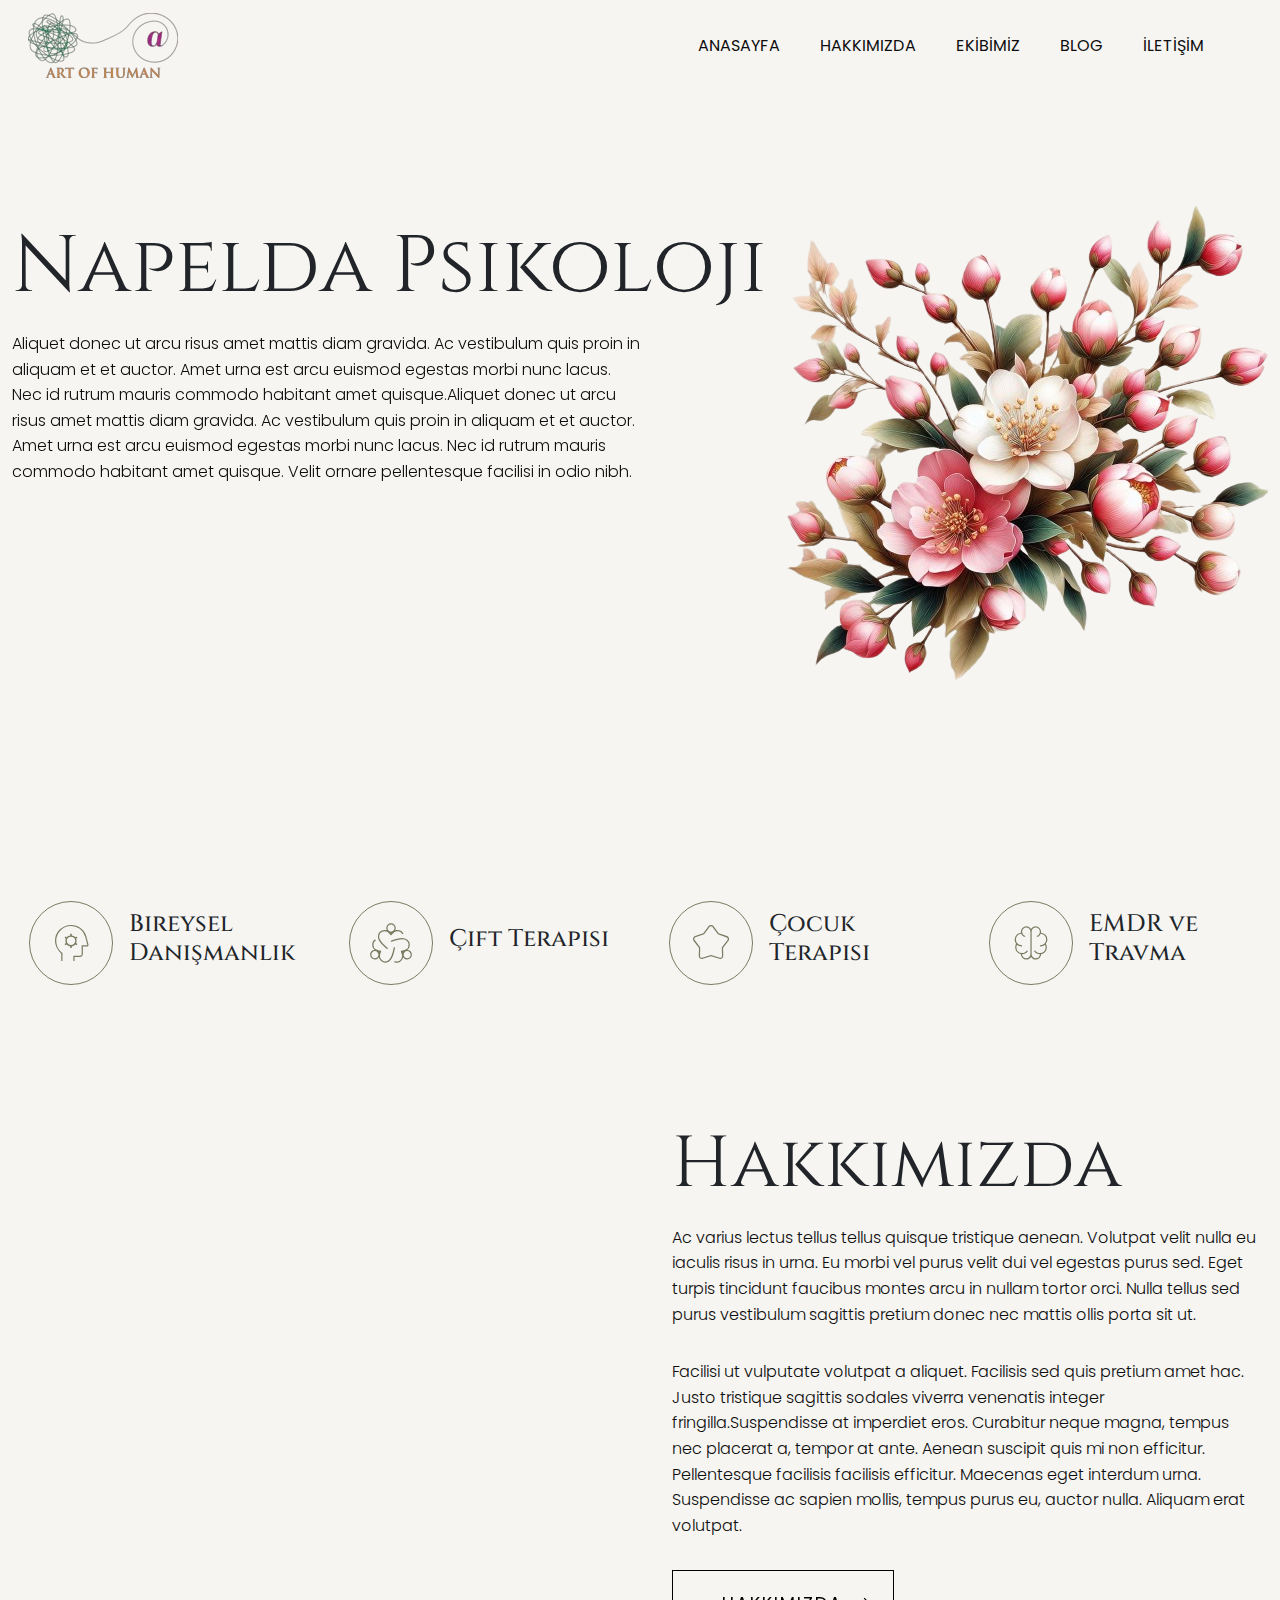
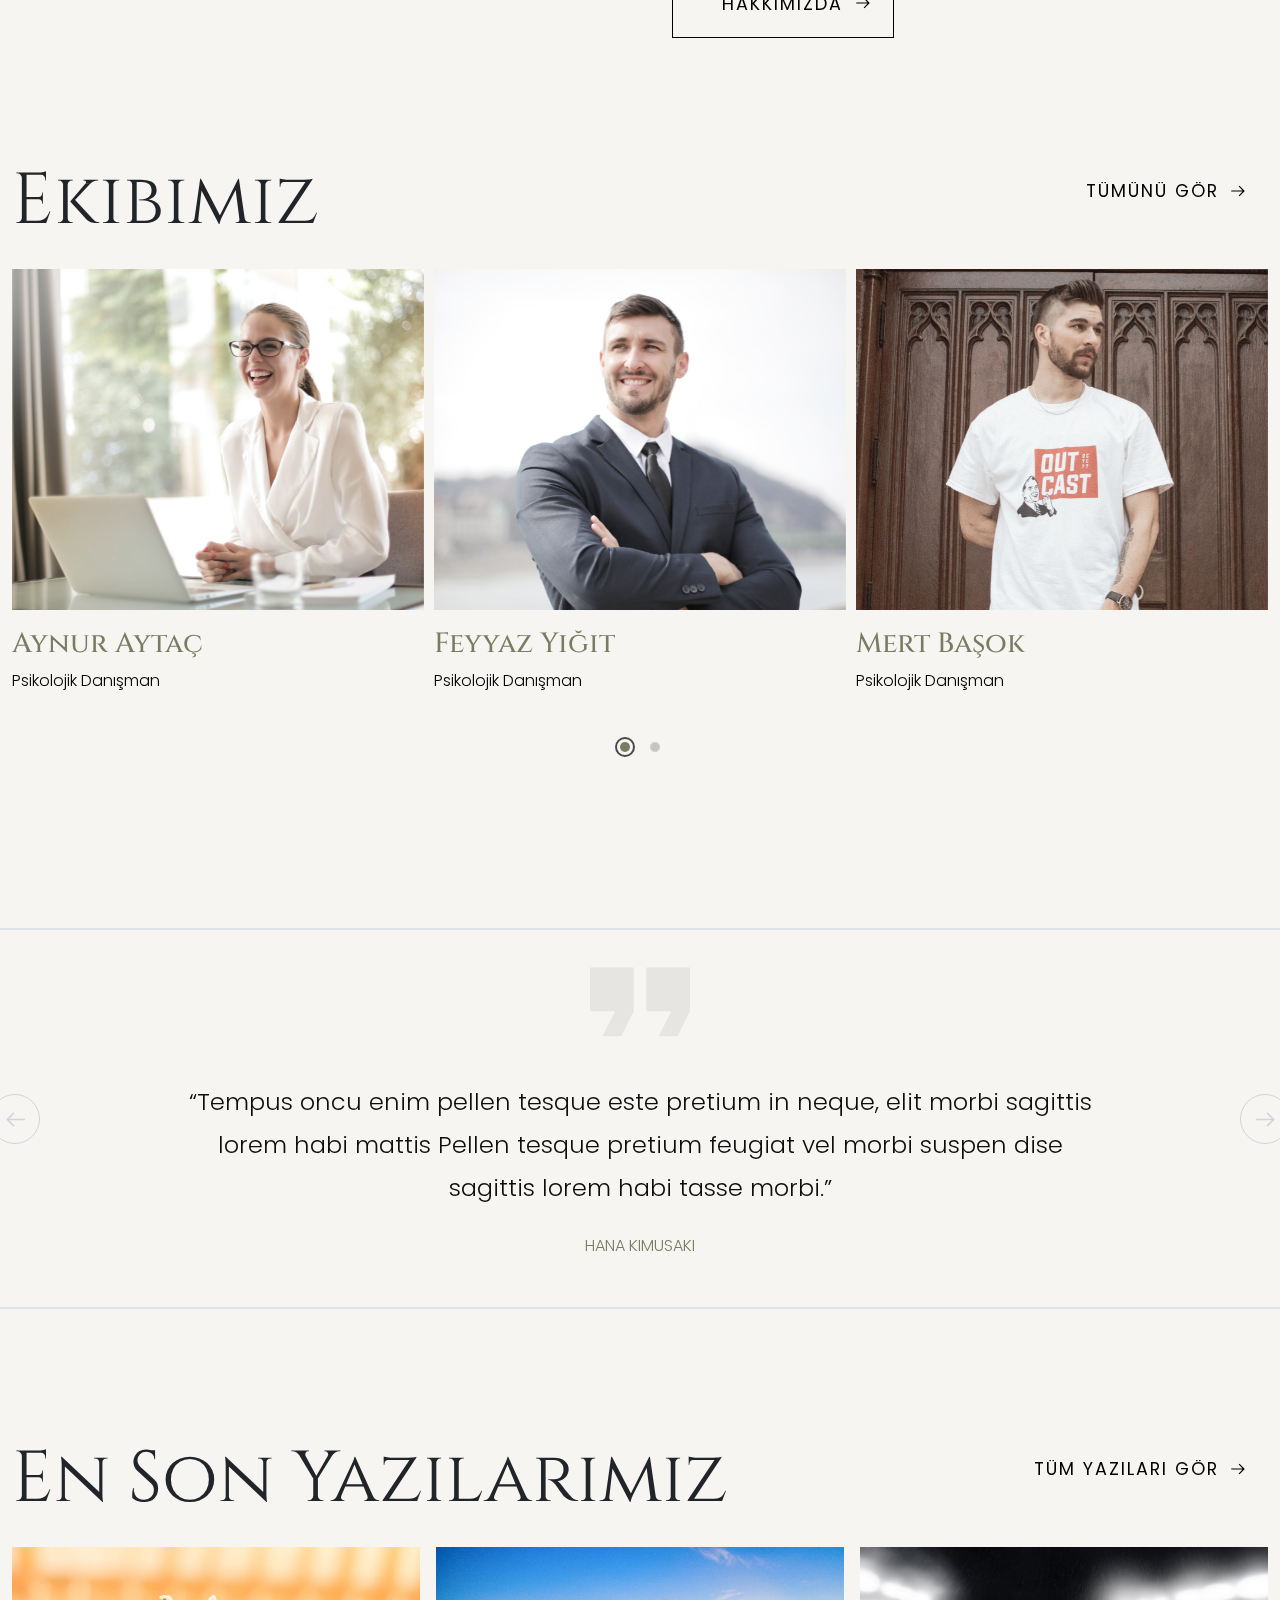
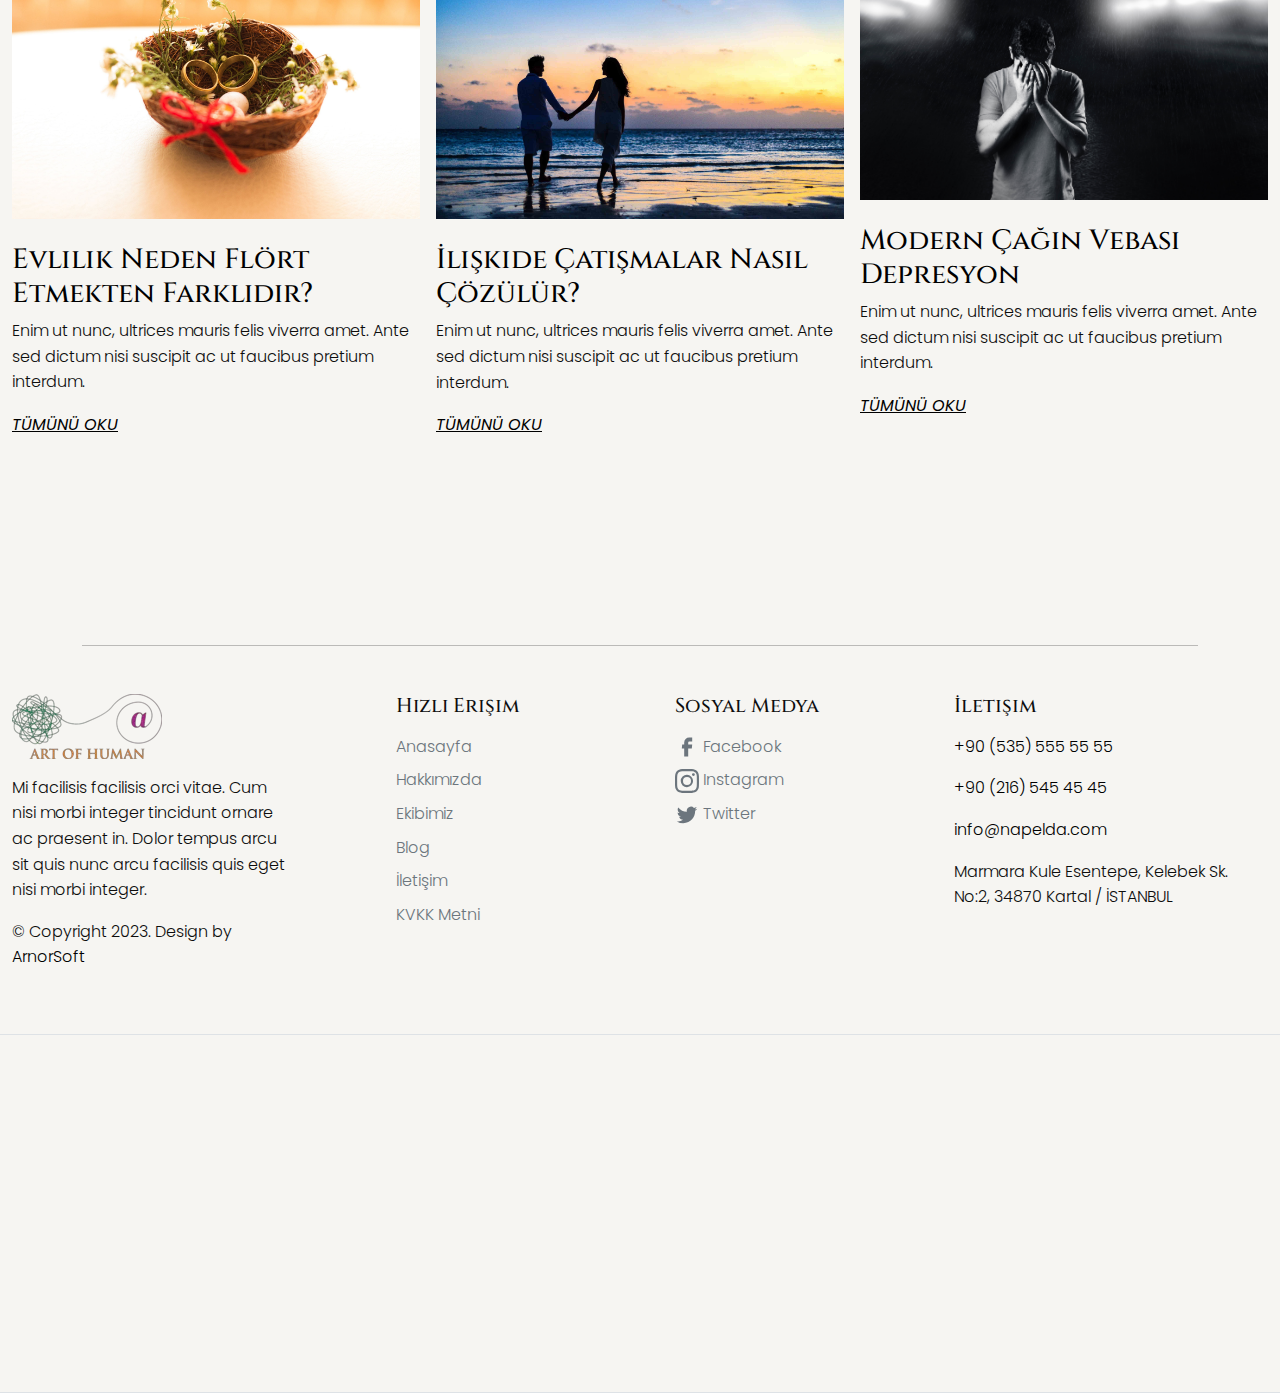
<file: index.html>
<!DOCTYPE html>
<html>
  <head>
    <title>Napelda Psikoloji - Anasayfa</title>
    <meta charset="utf-8">
    <meta http-equiv="X-UA-Compatible" content="IE=edge">
    <meta name="viewport" content="width=device-width, initial-scale=1.0">
    <meta name="format-detection" content="telephone=no">
    <meta name="apple-mobile-web-app-capable" content="yes">
    <meta name="author" content="">
    <meta name="keywords" content="">
    <meta name="description" content="">
    <link rel="stylesheet" type="text/css" href="css/bootstrap.min.css">
    <link rel="stylesheet" type="text/css" href="style.css">
    <link rel="stylesheet" href="https://cdn.jsdelivr.net/npm/swiper@9/swiper-bundle.min.css" />
    <link rel="preconnect" href="https://fonts.googleapis.com">
    <link rel="preconnect" href="https://fonts.gstatic.com" crossorigin>
    <link href="https://fonts.googleapis.com/css2?family=Cinzel:wght@400;500;600;700&family=Poppins:wght@200;300;400;500&display=swap" rel="stylesheet">
    <link rel="stylesheet" href="https://cdnjs.cloudflare.com/ajax/libs/font-awesome/6.5.1/css/all.min.css" integrity="sha512-DTOQO9RWCH3ppGqcWaEA1BIZOC6xxalwEsw9c2QQeAIftl+Vegovlnee1c9QX4TctnWMn13TZye+giMm8e2LwA==" crossorigin="anonymous" referrerpolicy="no-referrer" />
    <!-- script
    ================================================== -->
    <script src="js/modernizr.js"></script>
  </head>
  <body class="bg-body" data-bs-spy="scroll" data-bs-target="#navbar" data-bs-root-margin="0px 0px -40%" data-bs-smooth-scroll="true" tabindex="0">
    <svg xmlns="http://www.w3.org/2000/svg" style="display: none;">
      <symbol id="search" xmlns="http://www.w3.org/2000/svg" viewBox="0 0 32 32">
        <title>Search</title>
        <path fill="currentColor" d="M19 3C13.488 3 9 7.488 9 13c0 2.395.84 4.59 2.25 6.313L3.281 27.28l1.439 1.44l7.968-7.969A9.922 9.922 0 0 0 19 23c5.512 0 10-4.488 10-10S24.512 3 19 3zm0 2c4.43 0 8 3.57 8 8s-3.57 8-8 8s-8-3.57-8-8s3.57-8 8-8z" />
      </symbol>
      <symbol xmlns="http://www.w3.org/2000/svg" id="arrow-left" viewBox="0 0 32 32">
        <path fill="currentColor" d="m13.281 6.781l-8.5 8.5l-.687.719l.687.719l8.5 8.5l1.438-1.438L7.938 17H28v-2H7.937l6.782-6.781z" />
      </symbol>
      <symbol xmlns="http://www.w3.org/2000/svg" id="arrow-right" viewBox="0 0 32 32">
        <path fill="currentColor" d="M18.719 6.781L17.28 8.22L24.063 15H4v2h20.063l-6.782 6.781l1.438 1.438l8.5-8.5l.687-.719l-.687-.719z" />
      </symbol>
      <symbol xmlns="http://www.w3.org/2000/svg" id="return" viewBox="0 0 32 32">
        <path fill="currentColor" d="M16 3C8.832 3 3 8.832 3 16s5.832 13 13 13s13-5.832 13-13h-2c0 6.086-4.914 11-11 11S5 22.086 5 16S9.914 5 16 5c3.875 0 7.262 1.984 9.219 5H20v2h8V4h-2v3.719C23.617 4.844 20.02 3 16 3z" />
      </symbol>
      <symbol xmlns="http://www.w3.org/2000/svg" id="quote" viewBox="0 0 24 24">
        <path fill="currentColor" d="m15 17l2-4h-4V6h7v7l-2 4h-3Zm-9 0l2-4H4V6h7v7l-2 4H6Z" />
      </symbol>      
      <symbol xmlns="http://www.w3.org/2000/svg" id="nav-icon" viewBox="0 0 16 16">
        <path d="M14 10.5a.5.5 0 0 0-.5-.5h-3a.5.5 0 0 0 0 1h3a.5.5 0 0 0 .5-.5zm0-3a.5.5 0 0 0-.5-.5h-7a.5.5 0 0 0 0 1h7a.5.5 0 0 0 .5-.5zm0-3a.5.5 0 0 0-.5-.5h-11a.5.5 0 0 0 0 1h11a.5.5 0 0 0 .5-.5z" />
      </symbol>
      <symbol xmlns="http://www.w3.org/2000/svg" id="close" viewBox="0 0 16 16">
        <path d="M255.167-238.333 238.5-255.167 463.167-480 238.5-704.833l16.667-16.834L480-496.833l224.833-224.834 16.667 16.834L496.833-480 721.5-255.167l-16.667 16.834L480-463.167 255.167-238.333Z" />
      </symbol>
      <symbol xmlns="http://www.w3.org/2000/svg" id="navbar-icon" height="40" viewBox="0 -960 960 960" width="40">
        <path d="M173.667-279.333V-302.5h612.666v23.167H173.667Zm0-189.167v-23.167h612.666v23.167H173.667Zm0-189.167v-23.166h612.666v23.166H173.667Z"/>
    </symbol>
      <symbol xmlns="http://www.w3.org/2000/svg" width="24" height="24"  id="facebook" viewBox="0 0 24 24">
        <path fill="currentColor" d="M9.198 21.5h4v-8.01h3.604l.396-3.98h-4V7.5a1 1 0 0 1 1-1h3v-4h-3a5 5 0 0 0-5 5v2.01h-2l-.396 3.98h2.396v8.01Z"/>
      </symbol>
      <symbol xmlns="http://www.w3.org/2000/svg" width="24" height="24" id="twitter" viewBox="0 0 24 24">
        <path fill="currentColor" d="M22.212 5.656a8.384 8.384 0 0 1-2.401.658A4.195 4.195 0 0 0 21.649 4c-.82.488-1.719.83-2.655 1.015a4.182 4.182 0 0 0-7.126 3.814a11.874 11.874 0 0 1-8.621-4.37a4.168 4.168 0 0 0-.566 2.103c0 1.45.739 2.731 1.86 3.481a4.169 4.169 0 0 1-1.894-.523v.051a4.185 4.185 0 0 0 3.355 4.102a4.205 4.205 0 0 1-1.89.072A4.185 4.185 0 0 0 8.02 16.65a8.394 8.394 0 0 1-6.192 1.732a11.831 11.831 0 0 0 6.41 1.88c7.694 0 11.9-6.373 11.9-11.9c0-.18-.004-.362-.012-.541a8.497 8.497 0 0 0 2.086-2.164Z"/>
      </symbol>
      <symbol xmlns="http://www.w3.org/2000/svg" width="26" height="26" id="youtube" viewBox="0 0 16 16">
        <path fill="currentColor" d="M8.051 1.999h.089c.822.003 4.987.033 6.11.335a2.01 2.01 0 0 1 1.415 1.42c.101.38.172.883.22 1.402l.01.104l.022.26l.008.104c.065.914.073 1.77.074 1.957v.075c-.001.194-.01 1.108-.082 2.06l-.008.105l-.009.104c-.05.572-.124 1.14-.235 1.558a2.007 2.007 0 0 1-1.415 1.42c-1.16.312-5.569.334-6.18.335h-.142c-.309 0-1.587-.006-2.927-.052l-.17-.006l-.087-.004l-.171-.007l-.171-.007c-1.11-.049-2.167-.128-2.654-.26a2.007 2.007 0 0 1-1.415-1.419c-.111-.417-.185-.986-.235-1.558L.09 9.82l-.008-.104A31.4 31.4 0 0 1 0 7.68v-.123c.002-.215.01-.958.064-1.778l.007-.103l.003-.052l.008-.104l.022-.26l.01-.104c.048-.519.119-1.023.22-1.402a2.007 2.007 0 0 1 1.415-1.42c.487-.13 1.544-.21 2.654-.26l.17-.007l.172-.006l.086-.003l.171-.007A99.788 99.788 0 0 1 7.858 2h.193zM6.4 5.209v4.818l4.157-2.408L6.4 5.209z"/>
      </symbol>
      <symbol xmlns="http://www.w3.org/2000/svg" width="24" height="24" id="instagram" viewBox="0 0 16 16">
        <path fill="currentColor" d="M8 0C5.829 0 5.556.01 4.703.048C3.85.088 3.269.222 2.76.42a3.917 3.917 0 0 0-1.417.923A3.927 3.927 0 0 0 .42 2.76C.222 3.268.087 3.85.048 4.7C.01 5.555 0 5.827 0 8.001c0 2.172.01 2.444.048 3.297c.04.852.174 1.433.372 1.942c.205.526.478.972.923 1.417c.444.445.89.719 1.416.923c.51.198 1.09.333 1.942.372C5.555 15.99 5.827 16 8 16s2.444-.01 3.298-.048c.851-.04 1.434-.174 1.943-.372a3.916 3.916 0 0 0 1.416-.923c.445-.445.718-.891.923-1.417c.197-.509.332-1.09.372-1.942C15.99 10.445 16 10.173 16 8s-.01-2.445-.048-3.299c-.04-.851-.175-1.433-.372-1.941a3.926 3.926 0 0 0-.923-1.417A3.911 3.911 0 0 0 13.24.42c-.51-.198-1.092-.333-1.943-.372C10.443.01 10.172 0 7.998 0h.003zm-.717 1.442h.718c2.136 0 2.389.007 3.232.046c.78.035 1.204.166 1.486.275c.373.145.64.319.92.599c.28.28.453.546.598.92c.11.281.24.705.275 1.485c.039.843.047 1.096.047 3.231s-.008 2.389-.047 3.232c-.035.78-.166 1.203-.275 1.485a2.47 2.47 0 0 1-.599.919c-.28.28-.546.453-.92.598c-.28.11-.704.24-1.485.276c-.843.038-1.096.047-3.232.047s-2.39-.009-3.233-.047c-.78-.036-1.203-.166-1.485-.276a2.478 2.478 0 0 1-.92-.598a2.48 2.48 0 0 1-.6-.92c-.109-.281-.24-.705-.275-1.485c-.038-.843-.046-1.096-.046-3.233c0-2.136.008-2.388.046-3.231c.036-.78.166-1.204.276-1.486c.145-.373.319-.64.599-.92c.28-.28.546-.453.92-.598c.282-.11.705-.24 1.485-.276c.738-.034 1.024-.044 2.515-.045v.002zm4.988 1.328a.96.96 0 1 0 0 1.92a.96.96 0 0 0 0-1.92zm-4.27 1.122a4.109 4.109 0 1 0 0 8.217a4.109 4.109 0 0 0 0-8.217zm0 1.441a2.667 2.667 0 1 1 0 5.334a2.667 2.667 0 0 1 0-5.334z"/>
      </symbol>
    </svg>

    <div id="preloader">
      <span class="loader">
        <span class="loader-inner"></span>
      </span>
    </div>

    <!-- Navbar Starts -->
    <header id="header" class="site-header text-black">
      <nav id="header-nav" class="navbar navbar-expand-lg px-3 mb-3">
        <div class="container-fluid">
          <a class="navbar-brand" href="index.html">
            <img src="images/napeldapsikoloji-logo-sm.png" class="logo" style="height: 150; width: auto;"> <!-- MAIN LOGO -->
          </a>
          <button class="navbar-toggler d-flex d-lg-none order-3 p-2" type="button" data-bs-toggle="offcanvas" data-bs-target="#bdNavbar" aria-controls="bdNavbar" aria-expanded="false" aria-label="Toggle navigation">
            <svg class="navbar-icon" width="50" height="50">
              <use xlink:href="#navbar-icon"></use>
            </svg>
          </button>
          <div class="offcanvas offcanvas-end" tabindex="-1" id="bdNavbar" aria-labelledby="bdNavbarOffcanvasLabel">
            <div class="offcanvas-header px-4 pb-0">
              <a class="navbar-brand" href="index.html">
                <img src="images/napeldapsikoloji-logo-sm.png" class="logo" style="height: 150; width: auto;">
              </a>
              <button type="button" class="btn-close btn-close-black" data-bs-dismiss="offcanvas" aria-label="Close" data-bs-target="#bdNavbar"></button>
            </div>
            <div class="offcanvas-body">
              <ul id="navbar" class="navbar-nav justify-content-end align-items-center flex-grow-1 pe-3">
                <li class="nav-item">
                  <a class="nav-link me-4" href="index.html">ANASAYFA</a>
                </li>
                <li class="nav-item">
                  <a class="nav-link me-4" href="hakkimizda.html">HAKKIMIZDA</a>
                </li>
                <li class="nav-item">
                  <a class="nav-link me-4" href="ekibimiz.html">EKİBİMİZ</a>
                </li>
                <li class="nav-item">
                  <a class="nav-link me-4" href="blog.html">BLOG</a>
                </li>
                <li class="nav-item">
                  <a class="nav-link me-4" href="iletisim.html">İLETİŞİM</a>
                </li>
              </ul>
            </div>
          </div>
        </div>
      </nav>    
    </header>
    <!-- Navbar Ends -->

    <!-- Main Starts -->
    <section id="main" class="overflow-hidden">
      <div class="swiper main-swiper">
        <div class="swiper-wrapper">
          <div class="swiper-slide">
            <div class="container-fluid">
              <div class="row">
                <div class="col-md-12">
                  <div class="banner-item" style="background-image: url(images/napeldapsikoloji-billboard-main.png); background-repeat: no-repeat; background-position: right; height: 682px; width: auto;">
                    <div class="banner-content padding-large">
                      <h1 class="display-1 text-dark pb-2">Napelda Psikoloji</h1>
                      <p>Aliquet donec ut arcu risus amet mattis diam gravida. Ac vestibulum quis proin in aliquam et et auctor. Amet urna est arcu euismod egestas morbi nunc lacus. Nec id rutrum mauris commodo habitant amet quisque.Aliquet donec ut arcu risus amet mattis diam gravida. Ac vestibulum quis proin in aliquam et et auctor. Amet urna est arcu euismod egestas morbi nunc lacus. Nec id rutrum mauris commodo habitant amet quisque. Velit ornare pellentesque facilisi in odio nibh.
                      </p>                                         

                    </div>
                  </div>
                </div>
              </div>
            </div>
          </div>
        </div>
      </div>
    </section>
    <!-- Main Ends -->

    <!-- Services Start -->
    <section id="services" class="padding-large">
      <div class="container-fluid d-flex align-items-center justify-content-center">
        <div class="row">
          <div class="col-lg-3 col-md-6 pb-3">
            <div class="icon-box d-flex align-items-center justify-content-center">
              <div class="icon-box-icon pt-3 pe-3 pb-3 ps-3">
                <svg xmlns="http://www.w3.org/2000/svg" fill="#787D62" height="40" viewBox="0 -960 960 960" width="40"><path d="M292.833-132.833v-143.14q-57.833-52-88.916-115.43-31.084-63.431-31.084-129.312 0-127.858 89.584-217.571Q352.001-828 479.978-828q103.355 0 187.62 63.779Q751.863-700.443 777-601.333l38.983 154.586q2.184 13.94-5.207 23.927t-22.109 9.987H708V-268q0 23.021-16.464 39.094-16.463 16.073-38.703 16.073H548v80h-23.167V-236h128q13.5 0 22.75-9t9.25-23v-168h109l-39-160.833Q731-690.167 653.917-747.5q-77.084-57.333-173.721-57.333-118.496 0-201.346 82.481Q196-639.871 196-521.307q0 62.189 24.883 116.358 24.883 54.17 70.617 96.052l24.5 23.064v153h-23.167Zm202.334-336ZM465.64-385.5h29.1l1.427-31.39q18.666-2.943 35.888-12.309 17.223-9.365 28.945-23.634l26.833 14 14.667-24.334-23.667-18q8-19.972 8-40.611 0-20.639-8-40.389l23.667-18-14.667-24.333-26.833 14q-12.056-13.962-29.111-23.123-17.056-9.161-35.722-12.331l-1.473-31.879h-29.101l-1.426 32.056q-19.334 2.944-36.389 12.13-17.056 9.185-29.111 23.147l-26.834-14-14 24.333 23.667 18q-8.667 19.972-8.667 40.611 0 20.639 8.667 40.389l-23.667 18 14 24.334 26.834-14q11.722 14.269 28.944 23.61t36.556 12.51l1.473 31.213Zm14.546-54.833q-34.353 0-57.686-23.62-23.333-23.619-23.333-57.361 0-34.353 23.313-57.686 23.314-23.333 57.334-23.333 34.019 0 57.686 23.313 23.667 23.314 23.667 57.334 0 34.019-23.62 57.686-23.619 23.667-57.361 23.667Z"/></svg>              </div>
              <div class="icon-box-content ps-3">
                <h3 class="card-title text-dark">Bireysel Danışmanlık</h3>
              </div>
            </div>
          </div>
          <div class="col-lg-3 col-md-6 pb-3">
            <div class="icon-box d-flex align-items-center justify-content-center">
              <div class="icon-box-icon pt-3 pe-3 pb-3 ps-3">
                <svg xmlns="http://www.w3.org/2000/svg" fill="#787D62" height="40" viewBox="0 -960 960 960" width="40"><path d="M370.339-102.5q-46.324 0-80.748-29.833-34.424-29.834-43.424-74.834-11.334 21.167-32.16 32.084Q193.18-164.167 170-164.167q-38.5 0-65.083-26.479-26.584-26.479-26.584-64.687 0-36.692 25.5-64.346 25.5-27.654 65-25.321-22.833-18-36.416-45.833-13.584-27.834-13.584-57.892 0-30.9 14.5-57.837 14.5-26.938 42.334-44.438 3.045 4.602 5.939 10.468 2.894 5.865 5.061 10.699-22 15.5-32.834 37.416Q143-470.5 143-447.833q0 66.333 46.583 85.916 46.584 19.584 98.75 29.584l3.667 8.5q-11.5 32.707-17.75 55.175Q268-246.19 268-228.054q0 40.488 29.513 70.938 29.514 30.449 72.037 30.449 44.136 0 72.945-31.356 28.808-31.356 46.823-75.167 18.015-43.81 28.432-91.227 10.417-47.416 17.083-78.583L558-395.856q-7.333 37.689-18.572 88.01-11.239 50.321-31.083 96.25-19.845 45.929-53.378 77.513-33.532 31.583-84.628 31.583Zm-200.286-84.833q28.447 0 48.614-19.803 20.166-19.803 20.166-48.25 0-27.781-20.07-48.281t-48.667-20.5q-27.929 0-48.013 20.404Q102-283.36 102-255.43q0 28.597 20.136 48.347t47.917 19.75ZM405-360.667q-39.333-35-71.5-65.333t-55.664-59.417q-23.497-29.083-36.25-58.55-12.753-29.468-12.753-60.92 0-53.306 36.598-89.709Q302.029-731 354-731q13.833 0 25.833 1.833 12 1.834 21.834 4.834-6.25-9.801-9.542-20.279-3.292-10.479-3.292-21.388 0-38.417 26.471-65.208Q441.775-858 479.971-858t65.112 26.792Q572-804.417 572-766q0 11.079-3.583 21.269-3.584 10.189-9.75 20.898 9.333-3.334 21.416-5.25Q592.167-731 606-731q40.292 0 70.979 21.583 30.688 21.584 44.688 56.917-5.024.167-12.679.333-7.655.167-12.655.334-12.166-25.334-35.833-40.667-23.667-15.333-54.057-15.333-38.443 0-61.693 19.25T484.333-627h-9.666q-37.655-43.346-60.519-62.09-22.864-18.743-60.148-18.743-44.009 0-73.005 29.203Q252-649.427 252-605.356q0 23.342 11.333 48.349 11.334 25.007 32.768 52.924 21.434 27.916 53.333 59.5 31.899 31.583 72.399 67.25L405-360.667ZM480.053-698q28.447 0 48.614-19.803 20.166-19.802 20.166-48.25 0-28.447-20.07-48.614-20.07-20.166-48.667-20.166-28.596 0-48.346 20.07Q412-794.693 412-766.097q0 28.597 19.803 48.347Q451.605-698 480.053-698Zm107.462 596.5q-12.548 0-24.365-2.443-11.817-2.444-22.65-8.057 1.595-3.647 5.107-9.966 3.512-6.318 6.226-11.867 9.25 4.359 18.667 6.263 9.417 1.903 18.833 1.903 41.194 0 71.847-30.022 30.653-30.021 30.653-71.807 0-18.901-7.083-40.702-7.083-21.802-16.917-54.635l4.167-7.834q54-10 99.917-30.25 45.916-20.25 45.916-86.234 0-51.061-35.852-77.205Q746.128-550.5 699.5-550.5q-40.015 0-93.508 13.417Q552.5-523.667 483.167-501.5l-6.334-23.167q65.512-20.666 118.966-35.833 53.455-15.167 97.201-15.167 57.5 0 102.75 33.404T841-446.667q0 29.953-12.917 56.143-12.916 26.191-36.416 45.524 39.166-1.333 64.583 25.713t25.417 64.145q0 37.6-26.584 64.621Q828.5-163.5 790-163.5q-23.18 0-44.007-11.191-20.826-11.192-31.326-32.476Q704-162 669-131.75t-81.485 30.25Zm203.545-85.167q28.107 0 47.94-20.136t19.833-47.916q0-28.114-20.236-48.948-20.237-20.833-48.5-20.833-28.264 0-48.18 20.237Q722-284.026 722-255.763t20.477 48.68q20.477 20.416 48.583 20.416ZM170-255.333ZM480-766Zm310 510.333Z"/></svg>              </div>
              <div class="icon-box-content ps-3">
                <h3 class="card-title text-dark">Çift Terapisi</h3>
              </div>
            </div>
          </div>
          <div class="col-lg-3 col-md-6 pb-3">
            <div class="icon-box d-flex align-items-center justify-content-center">
              <div class="icon-box-icon pt-3 pe-3 pb-3 ps-3">
                <svg xmlns="http://www.w3.org/2000/svg" fill="#787D62" height="40" viewBox="0 -960 960 960" width="40"><path d="m332.129-666.37 103.05-138.408q8.35-11.486 20.183-16.771 11.833-5.284 24.783-5.284 12.951 0 24.82 5.352 11.868 5.352 20.702 16.814l102.63 138.274 158.992 53.983q18.878 6.41 29.128 21.851 10.25 15.442 10.25 33.764 0 8.456-2.756 16.949-2.755 8.494-8.247 15.232L711.167-384.908l4 151.644q.833 24.242-16.602 41.753Q681.129-174 657.813-174q.687 0-16.98-1.667L480-224.167l-160.352 48.494q-5.315 2.006-9.601 1.84-4.286-.167-7.149-.167-24.334 0-41.449-17.236-17.116-17.235-16.116-42.6l4-152.206-105-138.458q-5.455-7.259-7.811-16.117-2.355-8.858-2.355-17.216 0-17.559 10.701-33.382Q155.57-607.039 174-613.333l158.129-53.037Zm15.538 19.87-167.834 56.833q-15.5 5.5-20.75 21t4.75 28L273.167-392 268.5-230.5q-1 17 12 26.667 13 9.666 29 5.333L480-248.333l171 51.167q16 4.333 29-5.334 13-9.666 12-26.666L687.333-392l109.334-146.667q10-12.5 4.5-28t-20.5-21l-167.929-59.047L505-790.667q-9-13-25-13t-25 13L347.667-646.5ZM480.5-500.167Z"/></svg>
              </div>
              <div class="icon-box-content ps-3">
                <h3 class="card-title text-dark">Çocuk Terapisi</h3>
              </div>
            </div>
          </div>
          <div class="col-lg-3 col-md-6 pb-3">
            <div class="icon-box d-flex align-items-center justify-content-center">
              <div class="icon-box-icon pt-3 pe-3 pb-3 ps-3">
                <svg xmlns="http://www.w3.org/2000/svg" fill="#787D62" height="40" viewBox="0 -960 960 960" width="40"><path d="M389.333-162.833q-42.48 0-72.99-30-30.51-30-31.176-72.667-46.667-8.167-77.5-44.839-30.834-36.673-30.834-86.395 0-17.435 4.25-34.633 4.25-17.199 13.75-32.3-14-18-21-38.76-7-20.761-7-44.906 0-50.87 34.167-88.519Q235.167-673.5 286.801-679q-.333-3.5-.667-7.75-.333-4.25-.333-9.25-.468-43.5 29.613-73.75Q345.496-800 389.221-800q31.279 0 50.77 12.27 19.491 12.271 40.009 36.563 22.167-24 40.333-36.416Q538.5-800 570.667-800q41.916 0 72.124 30.75Q673-738.5 673.333-695.5q0 5-.25 9.333-.25 4.334-.75 7.667 50.834 4.333 86.25 41.699Q794-599.435 794-547.461q0 24.391-8.25 45.426Q777.5-481 765-463.417q8.667 15.417 13.833 32.583Q784-413.668 784-395.417q0 49.917-31.417 86.334-31.416 36.416-77.916 43.583-1.5 42.667-31.309 72.667-29.808 30-72.025 30-33.333 0-51.25-11.912-17.916-11.912-40.083-37.922-22.167 26-40.333 37.917-18.167 11.917-50.334 11.917ZM492-698v434q0 32.217 23.363 55.108Q538.726-186 571.81-186q32.023 0 55.023-22.083 23-22.084 24.667-53.917-33.15-.167-60.942-15.417-27.791-15.25-45.891-41.25-3.834-2.666-2.746-7.416t5.246-7.917q3.5-3.167 8.631-2.079 5.131 1.088 7.869 4.579 14.322 22.485 38.056 33.659 23.734 11.174 49.61 11.174 46.865 0 78.183-31.107 31.317-31.107 31.317-77.559 0-13.167-3.25-25.667-3.25-12.5-8.916-25-16.853 14.833-39.368 23-22.514 8.167-47.299 8.167-5.45 0-8.308-2.869-2.859-2.868-2.859-8.333t2.859-8.715Q656.55-438 662-438q45.923 0 77.378-31.441 31.455-31.44 31.455-77.892 0-43.971-31-75.902-31-31.932-74.333-33.598-8.751 20.666-24.558 35.788-15.807 15.121-36.442 22.545-4.167 1.667-8.643.083Q591.381-600 591-604.5q-1.167-4.167-.083-8.667 1.083-4.5 6.25-6.5 24.5-8.333 38.75-29.381 14.25-21.049 14.25-47.623 0-31.996-23.567-56.079-23.567-24.083-55.917-24.083t-55.516 23.238Q492-730.357 492-698Zm-23.167 434v-434q0-32.357-23.567-55.595-23.566-23.238-55.916-23.238-32.35 0-55.85 24.142T310-695.749q0 26.249 14.167 46.999 14.166 20.75 38 28.417 4.833 2 6.916 6.692 2.084 4.692 1.754 8.358-2.611 4.318-7.224 6.217-4.613 1.899-9.78-.434-20.635-7.424-36.108-22.045-15.474-14.622-24.058-35.288Q250-653.667 220-622.25q-30 31.417-30 75.24 0 46.129 31.107 77.569Q252.215-438 298-438q5.45 0 8.725 3.285 3.275 3.285 3.275 8.75t-3.275 8.298q-3.275 2.834-8.725 2.834-24.992 0-47.079-8.167-22.088-8.167-39.088-23.333-6.5 13.333-9.166 25.333Q200-409 200-396q0 46.452 30.901 77.893 30.901 31.44 77.099 31.44 26.963 0 49.987-11.674t38.346-33.159q2.738-3.158 7.703-4.412 4.964-1.255 9.297 1.412 3.167 3.333 4.167 8.149 1 4.815-2.167 7.684-19.098 25.962-47.058 41.018-27.961 15.055-59.275 15.316.167 31.666 24.167 54 24 22.333 55.738 22.333 32.536 0 56.232-22.892 23.696-22.891 23.696-55.108ZM480-481Z"/></svg>
              </div>
              <div class="icon-box-content ps-3">
                <h3 class="card-title text-dark">EMDR ve Travma</h3>
              </div>
            </div>
          </div>
        </div>
      </div>
    </section>
    <!--Services Ends-->

    <!--About Us Start-->
    <section id="about-us">
      <div class="container-fluid">
        <div class="row align-items-center justify-content-between g-5">
          <div class="col-lg-6">
            <div class="image-holder mb-4 jarallax">
                <img src="images/single-image1.jpg" alt="single" class="img-fluid jarallax-img">
            </div>
          </div>
          <div class="col-lg-6">
            <div class="detail p-2">
              <div class="display-header">
                <h2 class="display-2  text-dark pb-2">Hakkımızda</h2>
                <p class="pb-3">Ac varius lectus tellus tellus quisque tristique aenean. Volutpat velit nulla eu iaculis risus in urna. Eu morbi vel purus velit dui vel egestas purus sed. Eget turpis tincidunt faucibus montes arcu in nullam tortor orci. Nulla tellus sed purus vestibulum sagittis pretium donec nec mattis ollis porta sit ut.</p>
                <p>Facilisi ut vulputate volutpat a aliquet. Facilisis sed quis pretium amet hac. Justo tristique sagittis sodales viverra venenatis integer fringilla.Suspendisse at imperdiet eros. Curabitur neque magna, tempus nec placerat a, tempor at ante. Aenean suscipit quis mi non efficitur. Pellentesque facilisis facilisis efficitur. Maecenas eget interdum urna. Suspendisse ac sapien mollis, tempus purus eu, auctor nulla. Aliquam erat volutpat. </p>
                <a href="hakkimizda.html" class="btn btn-medium btn-arrow outline-dark position-relative mt-3">
                  <span class="text-uppercase">Hakkımızda</span>            
                  <svg class="arrow-right position-absolute" width="18" height="20">
                    <use xlink:href="#arrow-right"></use>
                  </svg>
                </a>  
              </div>
            </div>
          </div>
        </div>
      </div>
    </section>
    <!--About Us Ends-->
    
    <!--Team Start-->
    <section id="team" class="team-wrap position-relative padding-large">
      <div class="container-fluid">
        <div class="row">
          <div class="display-header pb-3 d-flex justify-content-between flex-wrap col-md-12">
            <h2 class="display-2 text-dark ">Ekibimiz</h2> 
            <a href="ekibimiz.html" class="btn btn-medium btn-arrow btn-normal position-relative">
              <span class="text-uppercase">Tümünü gör</span>            
              <svg class="arrow-right position-absolute" width="18" height="20">
                <use xlink:href="#arrow-right"></use>
              </svg>
            </a>
          </div>
        </div>
        <div class="row">
          <div id="featured-swiper" class="team-swiper col-md-12">
            <div class="swiper">
              <div class="swiper-wrapper">
                <div class="swiper-slide">
                  <div class="product-card image-zoom-effect link-effect d-flex flex-wrap">
                    <div class="image-holder">
                      <a href="ekibimiz-aynuraytac.html" class="text-primary">
                        <img src="images/team-member2.jpg" alt="team-member" class=" img-fluid">
                      </a>
                    </div>
                    <div class="cart-concern">
                      <h3 class="card-title  pt-3 text-primary">
                        <a href="ekibimiz-aynuraytac.html" class="text-primary">Aynur Aytaç</a>
                      </h3>
                      <div class="cart-info">
                        <a class="pseudo-text-effect" href="#" data-after="Detaylı Bilgi"><span>Psikolojik Danışman</span></a>
                      </div>
                    </div>
                  </div>
                </div>
                <div class="swiper-slide">
                  <div class="product-card image-zoom-effect link-effect d-flex flex-wrap">
                    <div class="image-holder">
                      <a href="ekibimiz-aynuraytac.html" class="text-primary">
                        <img src="images/team-member1.jpg" alt="team-member" class=" img-fluid">
                      </a>
                    </div>
                    <div class="cart-concern">
                      <h3 class="card-title  pt-3 text-primary">
                        <a href="ekibimiz-aynuraytac.html" class="text-primary">Feyyaz Yiğit</a>
                      </h3>
                      <div class="cart-info">
                        <a class="pseudo-text-effect" href="#" data-after="Detaylı Bilgi"><span>Psikolojik Danışman</span></a>
                      </div>
                    </div>
                  </div>
                </div>
                <div class="swiper-slide">
                  <div class="product-card image-zoom-effect link-effect d-flex flex-wrap">
                    <div class="image-holder">
                      <a href="ekibimiz-aynuraytac.html" class="text-primary">
                        <img src="images/team-member4.jpg" alt="team-member" class=" img-fluid">
                      </a>
                    </div>
                    <div class="cart-concern">
                      <h3 class="card-title  pt-3 text-primary">
                        <a href="ekibimiz-aynuraytac.html" class="text-primary">Mert Başok</a>
                      </h3>
                      <div class="cart-info">
                        <a class="pseudo-text-effect" href="#" data-after="Detaylı Bilgi"><span>Psikolojik Danışman</span></a>
                      </div>
                    </div>
                  </div>
                </div>
                <div class="swiper-slide">
                  <div class="product-card image-zoom-effect link-effect d-flex flex-wrap">
                    <div class="image-holder">
                      <a href="ekibimiz-aynuraytac.html" class="text-primary">
                        <img src="images/team-member3.jpg" href="ekibimiz-aynuraytac.html" alt="team-member" class="img-fluid">
                      </a>
                    </div>
                    <div class="cart-concern">
                      <h3 class="card-title  pt-3 text-primary">
                        <a href="ekibimiz-aynuraytac.html" class="text-primary">Deniz Zeki</a>
                      </h3>
                      <div class="cart-info">
                        <a class="pseudo-text-effect" href="#" data-after="Detaylı Bilgi"><span>Psikolojik Danışman</span></a>
                      </div>
                    </div>
                  </div>
                </div>
              </div>
            </div>
            <div class="swiper-pagination text-center mt-5"></div>
          </div>
        </div>
      </div>      
    </section>
    <!--Team Ends-->

    <!--Hr Start-->
    <section class="border-top border-bottom overflow-hidden margin-small mb-0">
      <div class="container">
        <div class="d-flex flex-wrap justify-content-between align-items-center gap-3">

        </div>
      </div>
    </section>
    <!--Hr Ends-->

    <!--Testimonials Start-->
    <section id="testimonials" class="position-relative mb-5">
      <div class="container">
        <div class="row">
          <div class="review-content position-relative">
            <div class="swiper-icon swiper-arrow swiper-arrow-prev position-absolute d-flex align-items-center justify-content-center">
              <svg class="icon-arrow" width="25" height="25">
                <use xlink:href="#arrow-left" />
              </svg>
            </div>
            <div class="swiper testimonial-swiper">
              <div class="quotation text-center">
                <svg class="quote">
                  <use xlink:href="#quote" />
                </svg>
              </div>
              <div class="swiper-wrapper">
                <div class="swiper-slide text-center d-flex justify-content-center">
                  <div class="review-item col-md-10">
                    <i class="icon icon-review"></i>
                    <blockquote class="fs-4">“Tempus oncu enim pellen tesque este pretium in neque, elit morbi sagittis lorem habi mattis Pellen tesque pretium feugiat vel morbi suspen dise sagittis lorem habi tasse morbi.”</blockquote>
                    <div class="author-detail">
                      <div class="name text-primary text-uppercase pt-2">Hana Kimusaki</div>
                    </div>
                  </div>
                </div>
                <div class="swiper-slide text-center d-flex justify-content-center">
                  <div class="review-item col-md-10">
                    <i class="icon icon-review"></i>
                    <blockquote class="fs-4">“Aenean rhoncus hendrerit sem id dictum. Vivamus et facilisis nisi. Praesent convallis gravida scelerisque. Pellentesque ac arcu ut elit efficitur hendrerit. Duis pretium quam orci, ac consequat orci lobortis mollis. ”</blockquote>
                    <div class="author-detail">
                      <div class="name text-primary text-uppercase pt-2">Jennie Rose</div>
                    </div>
                  </div>
                </div>
              </div>
            </div>
            <div class="swiper-icon swiper-arrow swiper-arrow-next position-absolute d-flex align-items-center justify-content-center">
              <svg class="icon-arrow" width="25" height="25">
                <use xlink:href="#arrow-right" />
              </svg>
            </div>
          </div>
        </div>
      </div>      
      <!-- <div class="swiper-pagination text-center  mt-5"></div> -->
    </section>
    <!--Testimonials Ends-->

    <!--Hr Start-->
    <section class="border-top border-bottom overflow-hidden margin-small mb-0">
      <div class="container">
        <div class="d-flex flex-wrap justify-content-between align-items-center gap-3">

        </div>
      </div>
    </section>
    <!--Hr Ends-->

    <!--Latest-Blog Start-->
    <section id="latest-blog">
      <div class="container-fluid margin-medium">
        <div class="row">
          <div class="col-md-12 mt-5">
            <div class="display-header d-flex flex-wrap justify-content-between pb-3">
              <h2 class="display-2 text-dark ">En Son Yazılarımız</h2>
              <a href="blog.html" class="btn btn-medium btn-arrow btn-normal position-relative">
                <span>TÜM YAZILARI GÖR</span>            
                <svg class="arrow-right position-absolute" width="18" height="20">
                  <use xlink:href="#arrow-right"></use>
                </svg>
              </a>
            </div>
          </div>
        </div>
        <div class="row g-3 post-grid">
          <div class="col-lg-4 col-md-6 col-sm-12 mb-5">
            <div class="card-item">
              <div class="card border-0 bg-transparent">
                <div class="card-image">
                  <img src="images/blog-images/blog-image-1.jpg" alt="" class="post-image img-fluid">
                </div>
              </div>
              <div class="card-body p-0 mt-4">
                <h3 class="card-title">
                  <a href="blog-post.html">Evlilik Neden Flört Etmekten Farklıdır?</a>
                </h3>
                <p>Enim ut nunc, ultrices mauris felis viverra amet. Ante sed dictum nisi suscipit ac ut faucibus pretium interdum.</p>
                <a href="blog-post.html" class="btn btn-normal text-uppercase p-0"><em>Tümünü Oku</em></a>
              </div>
            </div>
          </div>
          <div class="col-lg-4 col-md-6 col-sm-12 mb-5">
            <div class="card-item">
              <div class="card border-0">
                <div class="card-image">
                  <img src="images/blog-images/blog-image-2.jpg" alt="" class="post-image img-fluid">
                </div>
              </div>
              <div class="card-body p-0 mt-4">
                <h3 class="card-title">
                  <a href="blog-post.html">İlişkide Çatışmalar Nasıl Çözülür?</a>
                </h3>
                <p>Enim ut nunc, ultrices mauris felis viverra amet. Ante sed dictum nisi suscipit ac ut faucibus pretium interdum.</p>
                <a href="blog-post.html" class="btn btn-normal text-uppercase p-0"><em>Tümünü Oku</em></a>
              </div>
            </div>
          </div>
          <div class="col-lg-4 col-md-6 col-sm-12 mb-5">
            <div class="card-item">
              <div class="card border-0">
                <div class="card-image">
                  <img src="images/blog-images/blog-image-3.jpg" alt="" class="post-image img-fluid">
                </div>
              </div>
              <div class="card-body p-0 mt-4">
                <h3 class="card-title">
                  <a href="blog-post.html">Modern Çağın Vebası Depresyon</a>
                </h3>
                <p>Enim ut nunc, ultrices mauris felis viverra amet. Ante sed dictum nisi suscipit ac ut faucibus pretium interdum.</p>
                <a href="blog-post.html" class="btn btn-normal text-uppercase p-0"><em>Tümünü Oku</em></a>
              </div>
            </div>
          </div>
        </div>
      </div>
    </section>
    <!--Latest-Blog Ends-->

    <!--Footer Start-->
    <footer id="footer" class="overflow-hidden padding-small">
      <div class="container margin-small">
        <hr>
      </div>
      <div class="container-fluid">
        <div class="row">
          <div class="row d-flex flex-wrap justify-content-between">
            <div class="col-lg-3 col-sm-6 pb-3 pe-4">
              <div class="footer-menu">
                <img src="images/napeldapsikoloji-logo-sm.png" class="pb-3" style="height: 150; width: auto;"> <!-- MAIN LOGO -->

                <p>Mi facilisis facilisis orci vitae. Cum nisi morbi integer tincidunt ornare ac praesent in. Dolor tempus arcu sit quis nunc arcu facilisis quis eget nisi morbi integer.</p>
              </div>
              <div class="copyright">
                <p>© Copyright 2023. Design by <a href="#">ArnorSoft</a>
                </p>
              </div>
            </div>
            <div class="col-lg-2 col-sm-6 pb-3">
              <div class="footer-menu ">
                <h5 class="widget-title pb-2">Hızlı Erişim</h5>
                <ul class="menu-list list-unstyled ">
                  <li class="menu-item pb-2 ">
                    <a href="index.html" class="text-secondary">Anasayfa</a>
                  </li>
                  <li class="menu-item pb-2">
                    <a href="hakkimizda.html" class="text-secondary">Hakkımızda</a>
                  </li>
                  <li class="menu-item pb-2">
                    <a href="ekibimiz.html" class="text-secondary">Ekibimiz</a>
                  </li>
                  <li class="menu-item pb-2">
                    <a href="blog.html" class="text-secondary">Blog</a>
                  </li>
                  <li class="menu-item pb-2">
                    <a href="iletisim.html" class="text-secondary">İletişim</a>
                  </li>
                  <li class="menu-item pb-2">
                    <a href="kvkk.html" class="text-secondary">KVKK Metni</a>
                  </li>
                </ul>
              </div>
            </div>
            <div class="col-lg-2 col-sm-6 pb-3">
              <div class="footer-menu">
                <h5 class="widget-title pb-2">Sosyal Medya</h5>
                <div class="social-links">
                  <ul class="list-unstyled">
                    <li class="pb-2">
                      <a href="#" class="text-secondary">
                        <svg width="24" height="24" viewBox="0 0 24 24"><use xlink:href="#facebook"></use></svg> Facebook
                      </a>
                    </li>
                    <li class="pb-2">
                      <a href="#" class="text-secondary">
                        
                        <svg width="24" height="24" viewBox="0 0 24 24"><use xlink:href="#instagram"></use></svg> Instagram
                      </a>
                    </li>
                    <li class="pb-2">
                      <a href="#" class="text-secondary">
                        
                        <svg width="24" height="24" viewBox="0 0 24 24"><use xlink:href="#twitter"></use></svg> Twitter
                      </a>
                    </li>
                  </ul>
                </div>
              </div>
            </div>
            <div class="col-lg-3 col-sm-6">
              <div class="footer-menu contact-item">
                <h5 class="widget-title pb-2">İletişim</h5>
                <p><a href="">+90 (535) 555 55 55 </a></p>
                <p><a href="">+90 (216) 545 45 45</a></p>
                <p><a href="mailto:">info@napelda.com</a></p>
                <p>Marmara Kule
                  Esentepe, Kelebek Sk. No:2, 34870 Kartal / İSTANBUL</p>
              </div>
            </div>
          </div>
        </div>
      </div>
    </footer>
    <!--Footer Ends-->

    <!--Map Start-->
    <section id="map" class="border-top border-bottom overflow-hidden mb-0">
      <div class="fluid-container">
        <div id="map">
          <iframe src="https://www.google.com/maps/embed?pb=!1m18!1m12!1m3!1d3015.236545915995!2d29.194778612385985!3d40.91055907124493!2m3!1f0!2f0!3f0!3m2!1i1024!2i768!4f13.1!3m3!1m2!1s0x14cac491fe919315%3A0xd0716a714b9914a9!2sMarmara%20Kule!5e0!3m2!1str!2str!4v1702289519824!5m2!1str!2str" width="100%" height="350px" style="border:0;" allowfullscreen="" loading="lazy" referrerpolicy="no-referrer-when-downgrade"></iframe>        </div>
      </div>
    </section>
    <!--Map Ends-->


    <script src="js/jquery-1.11.0.min.js"></script>
    <script src="https://cdn.jsdelivr.net/npm/swiper/swiper-bundle.min.js"></script>
    <script type="text/javascript" src="js/bootstrap.bundle.min.js"></script>
    <script type="text/javascript" src="js/plugins.js"></script>
    <script type="text/javascript" src="js/script.js"></script>
  </body>
</html>
</file>
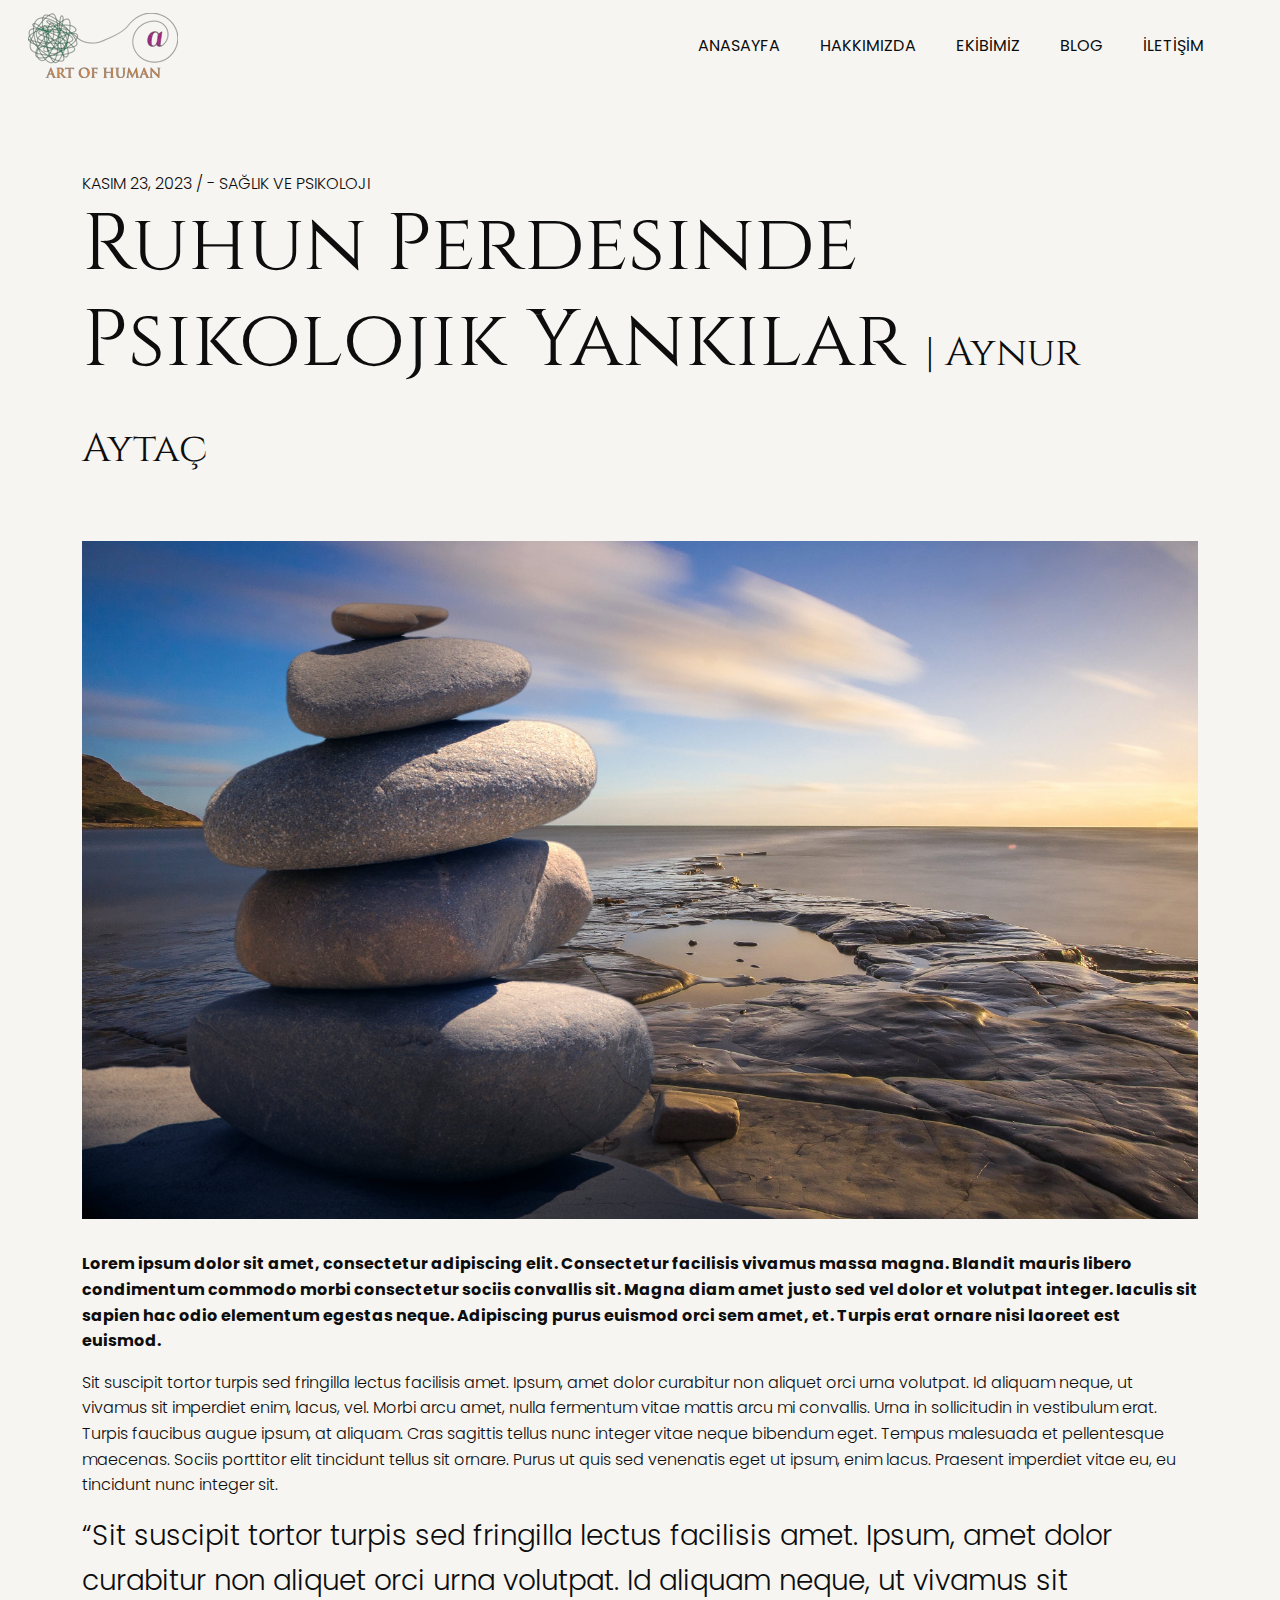
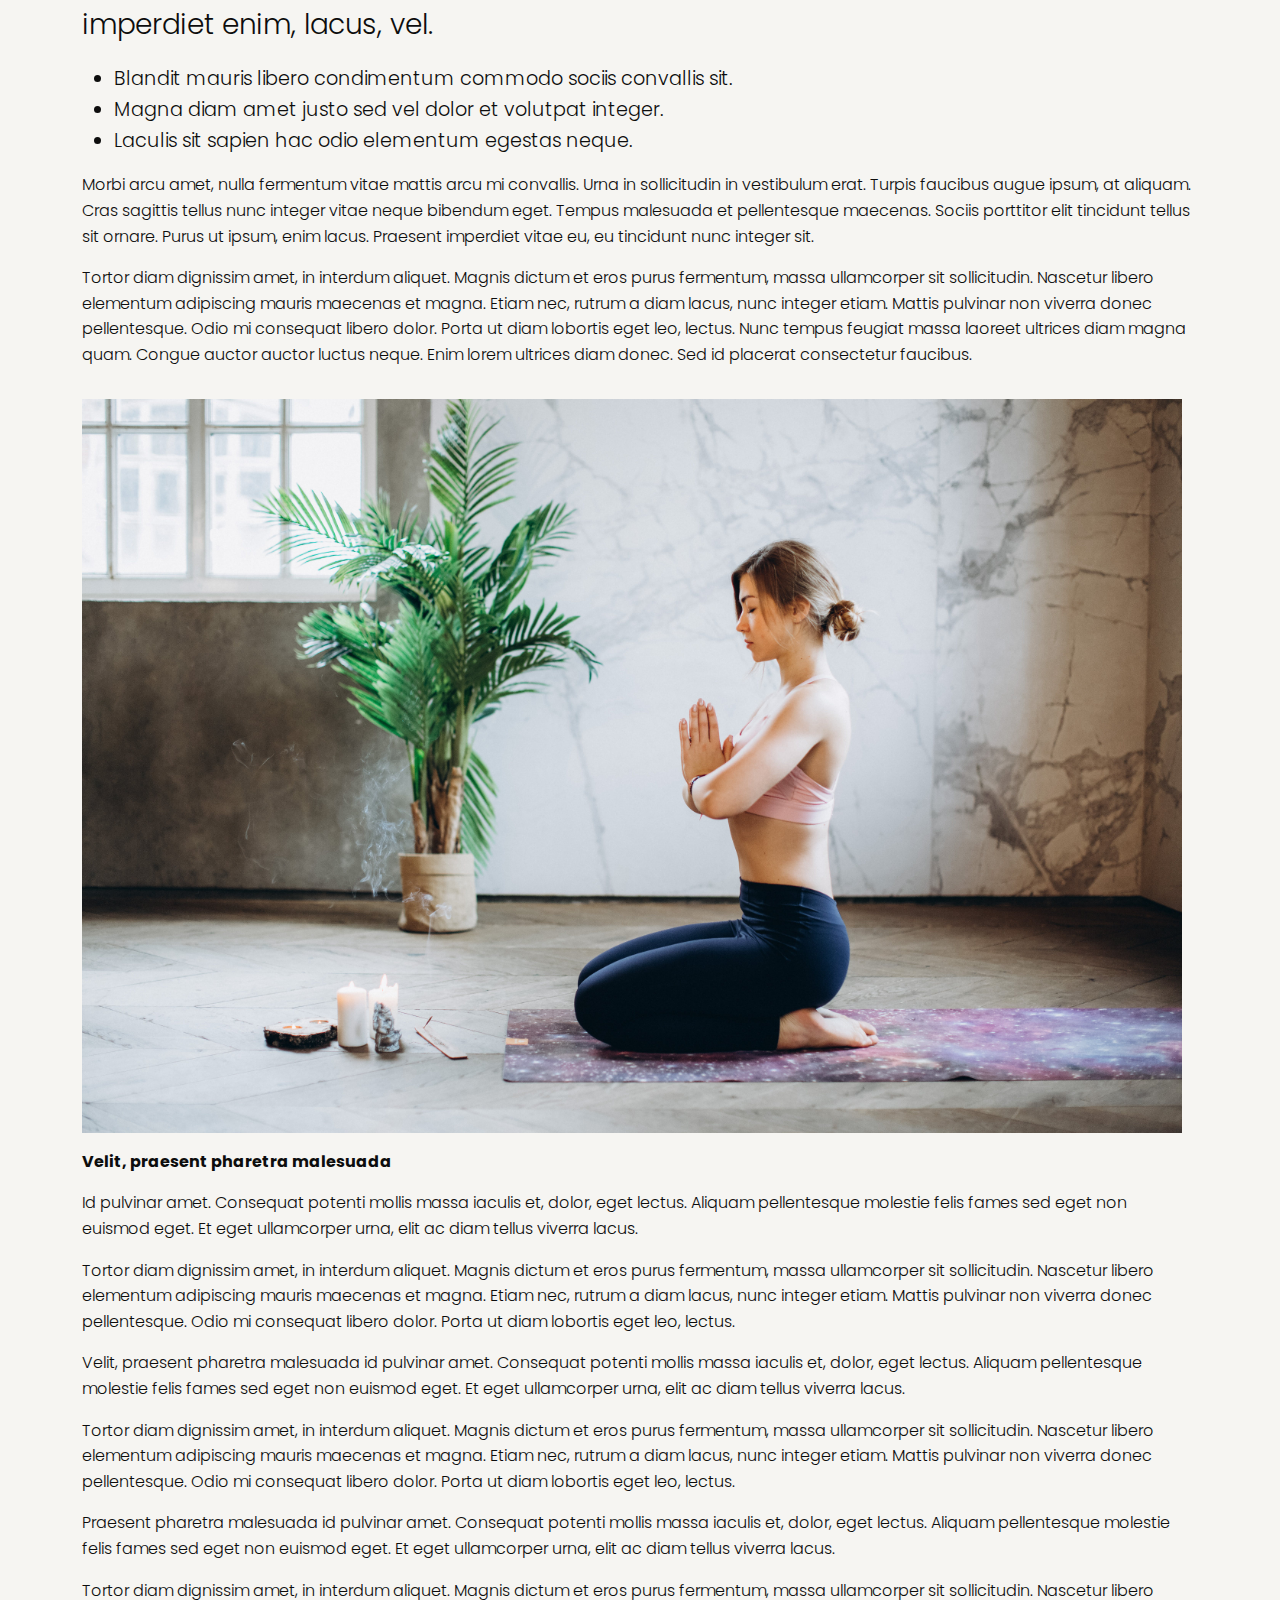
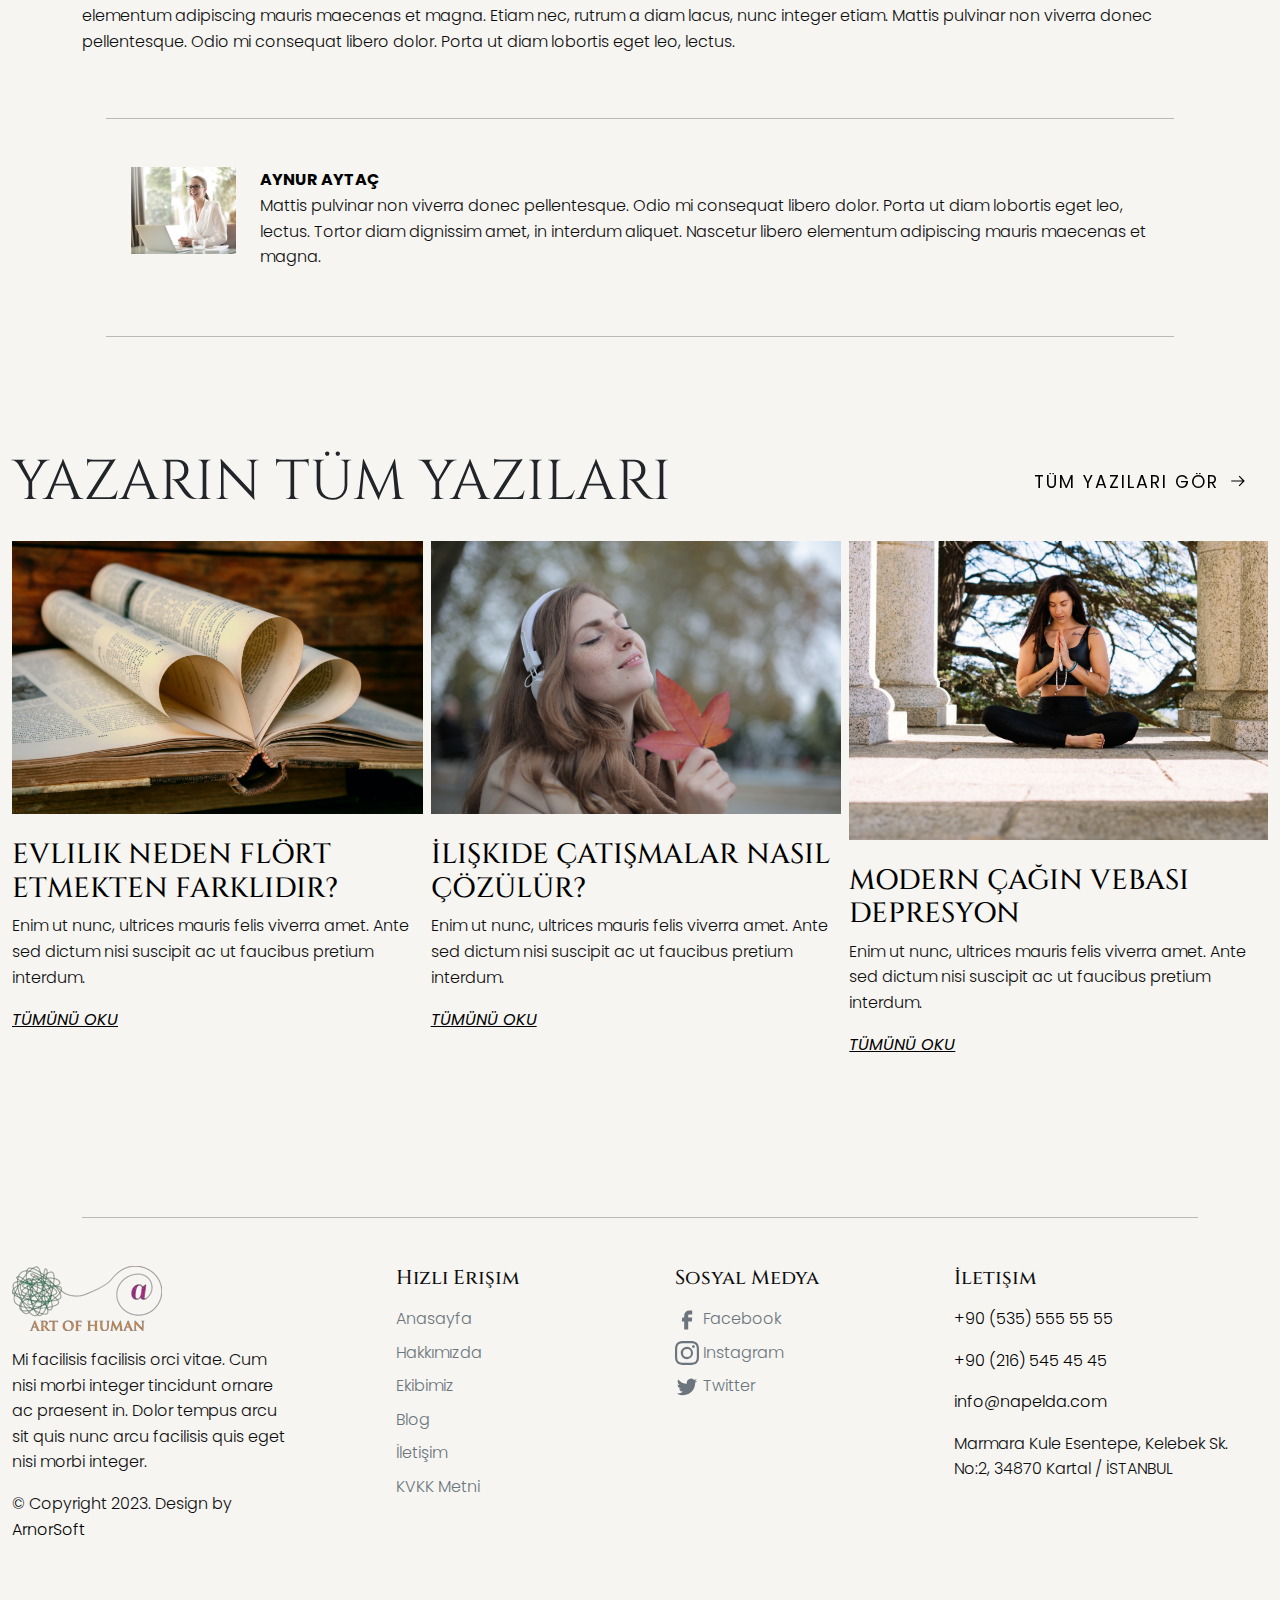
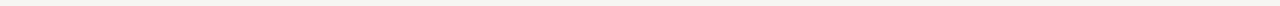
<file: blog-post.html>
<!DOCTYPE html>
<html>
  <head>
    <title>Napelda Psikoloji - Ruhun Perdesinde Psikolojik Yankılar</title>
    <meta charset="utf-8">
    <meta http-equiv="X-UA-Compatible" content="IE=edge">
    <meta name="viewport" content="width=device-width, initial-scale=1.0">
    <meta name="format-detection" content="telephone=no">
    <meta name="apple-mobile-web-app-capable" content="yes">
    <meta name="author" content="">
    <meta name="keywords" content="">
    <meta name="description" content="">
    <link rel="stylesheet" type="text/css" href="css/bootstrap.min.css">
    <link rel="stylesheet" type="text/css" href="style.css">
    <link rel="stylesheet" href="https://cdn.jsdelivr.net/npm/swiper@9/swiper-bundle.min.css" />
    <link rel="preconnect" href="https://fonts.googleapis.com">
    <link rel="preconnect" href="https://fonts.gstatic.com" crossorigin>
    <link href="https://fonts.googleapis.com/css2?family=Cinzel:wght@400;500;600;700&family=Poppins:wght@200;300;400;500&display=swap" rel="stylesheet">
    <!-- script
    ================================================== -->
    <script src="js/modernizr.js"></script>
  </head>
  <body class="bg-body" data-bs-spy="scroll" data-bs-target="#navbar" data-bs-root-margin="0px 0px -40%" data-bs-smooth-scroll="true" tabindex="0">
    <svg xmlns="http://www.w3.org/2000/svg" style="display: none;">
      <symbol id="search" xmlns="http://www.w3.org/2000/svg" viewBox="0 0 32 32">
        <path fill="currentColor" d="M19 3C13.488 3 9 7.488 9 13c0 2.395.84 4.59 2.25 6.313L3.281 27.28l1.439 1.44l7.968-7.969A9.922 9.922 0 0 0 19 23c5.512 0 10-4.488 10-10S24.512 3 19 3zm0 2c4.43 0 8 3.57 8 8s-3.57 8-8 8s-8-3.57-8-8s3.57-8 8-8z" />
      </symbol>
      <symbol xmlns="http://www.w3.org/2000/svg" id="user" viewBox="0 0 16 16">
        <path d="M3 14s-1 0-1-1 1-4 6-4 6 3 6 4-1 1-1 1H3Zm5-6a3 3 0 1 0 0-6 3 3 0 0 0 0 6Z" />
      </symbol>
      <symbol xmlns="http://www.w3.org/2000/svg" id="cart" viewBox="0 0 16 16">
        <path d="M0 1.5A.5.5 0 0 1 .5 1H2a.5.5 0 0 1 .485.379L2.89 3H14.5a.5.5 0 0 1 .491.592l-1.5 8A.5.5 0 0 1 13 12H4a.5.5 0 0 1-.491-.408L2.01 3.607 1.61 2H.5a.5.5 0 0 1-.5-.5zM5 12a2 2 0 1 0 0 4 2 2 0 0 0 0-4zm7 0a2 2 0 1 0 0 4 2 2 0 0 0 0-4zm-7 1a1 1 0 1 1 0 2 1 1 0 0 1 0-2zm7 0a1 1 0 1 1 0 2 1 1 0 0 1 0-2z" />
      </symbol>
      <symbol xmlns="http://www.w3.org/2000/svg" id="nav-icon" viewBox="0 0 16 16">
        <path d="M14 10.5a.5.5 0 0 0-.5-.5h-3a.5.5 0 0 0 0 1h3a.5.5 0 0 0 .5-.5zm0-3a.5.5 0 0 0-.5-.5h-7a.5.5 0 0 0 0 1h7a.5.5 0 0 0 .5-.5zm0-3a.5.5 0 0 0-.5-.5h-11a.5.5 0 0 0 0 1h11a.5.5 0 0 0 .5-.5z" />
      </symbol>
      <symbol xmlns="http://www.w3.org/2000/svg" id="close" viewBox="0 0 16 16">
        <path d="M2.146 2.854a.5.5 0 1 1 .708-.708L8 7.293l5.146-5.147a.5.5 0 0 1 .708.708L8.707 8l5.147 5.146a.5.5 0 0 1-.708.708L8 8.707l-5.146 5.147a.5.5 0 0 1-.708-.708L7.293 8 2.146 2.854Z" />
      </symbol>
      <symbol xmlns="http://www.w3.org/2000/svg" id="navbar-icon" height="40" viewBox="0 -960 960 960" width="40">
        <path d="M173.667-279.333V-302.5h612.666v23.167H173.667Zm0-189.167v-23.167h612.666v23.167H173.667Zm0-189.167v-23.166h612.666v23.166H173.667Z"/>
      </symbol>
      <symbol xmlns="http://www.w3.org/2000/svg" id="arrow-right" viewBox="0 0 32 32">
        <path fill="currentColor" d="M18.719 6.781L17.28 8.22L24.063 15H4v2h20.063l-6.782 6.781l1.438 1.438l8.5-8.5l.687-.719l-.687-.719z" />
      </symbol>
      <symbol xmlns="http://www.w3.org/2000/svg" width="24" height="24"  id="facebook" viewBox="0 0 24 24">
        <path fill="currentColor" d="M9.198 21.5h4v-8.01h3.604l.396-3.98h-4V7.5a1 1 0 0 1 1-1h3v-4h-3a5 5 0 0 0-5 5v2.01h-2l-.396 3.98h2.396v8.01Z"/>
      </symbol>
      <symbol xmlns="http://www.w3.org/2000/svg" width="24" height="24" id="twitter" viewBox="0 0 24 24">
        <path fill="currentColor" d="M22.212 5.656a8.384 8.384 0 0 1-2.401.658A4.195 4.195 0 0 0 21.649 4c-.82.488-1.719.83-2.655 1.015a4.182 4.182 0 0 0-7.126 3.814a11.874 11.874 0 0 1-8.621-4.37a4.168 4.168 0 0 0-.566 2.103c0 1.45.739 2.731 1.86 3.481a4.169 4.169 0 0 1-1.894-.523v.051a4.185 4.185 0 0 0 3.355 4.102a4.205 4.205 0 0 1-1.89.072A4.185 4.185 0 0 0 8.02 16.65a8.394 8.394 0 0 1-6.192 1.732a11.831 11.831 0 0 0 6.41 1.88c7.694 0 11.9-6.373 11.9-11.9c0-.18-.004-.362-.012-.541a8.497 8.497 0 0 0 2.086-2.164Z"/>
      </symbol>
      <symbol xmlns="http://www.w3.org/2000/svg" width="24" height="24" id="instagram" viewBox="0 0 16 16">
        <path fill="currentColor" d="M8 0C5.829 0 5.556.01 4.703.048C3.85.088 3.269.222 2.76.42a3.917 3.917 0 0 0-1.417.923A3.927 3.927 0 0 0 .42 2.76C.222 3.268.087 3.85.048 4.7C.01 5.555 0 5.827 0 8.001c0 2.172.01 2.444.048 3.297c.04.852.174 1.433.372 1.942c.205.526.478.972.923 1.417c.444.445.89.719 1.416.923c.51.198 1.09.333 1.942.372C5.555 15.99 5.827 16 8 16s2.444-.01 3.298-.048c.851-.04 1.434-.174 1.943-.372a3.916 3.916 0 0 0 1.416-.923c.445-.445.718-.891.923-1.417c.197-.509.332-1.09.372-1.942C15.99 10.445 16 10.173 16 8s-.01-2.445-.048-3.299c-.04-.851-.175-1.433-.372-1.941a3.926 3.926 0 0 0-.923-1.417A3.911 3.911 0 0 0 13.24.42c-.51-.198-1.092-.333-1.943-.372C10.443.01 10.172 0 7.998 0h.003zm-.717 1.442h.718c2.136 0 2.389.007 3.232.046c.78.035 1.204.166 1.486.275c.373.145.64.319.92.599c.28.28.453.546.598.92c.11.281.24.705.275 1.485c.039.843.047 1.096.047 3.231s-.008 2.389-.047 3.232c-.035.78-.166 1.203-.275 1.485a2.47 2.47 0 0 1-.599.919c-.28.28-.546.453-.92.598c-.28.11-.704.24-1.485.276c-.843.038-1.096.047-3.232.047s-2.39-.009-3.233-.047c-.78-.036-1.203-.166-1.485-.276a2.478 2.478 0 0 1-.92-.598a2.48 2.48 0 0 1-.6-.92c-.109-.281-.24-.705-.275-1.485c-.038-.843-.046-1.096-.046-3.233c0-2.136.008-2.388.046-3.231c.036-.78.166-1.204.276-1.486c.145-.373.319-.64.599-.92c.28-.28.546-.453.92-.598c.282-.11.705-.24 1.485-.276c.738-.034 1.024-.044 2.515-.045v.002zm4.988 1.328a.96.96 0 1 0 0 1.92a.96.96 0 0 0 0-1.92zm-4.27 1.122a4.109 4.109 0 1 0 0 8.217a4.109 4.109 0 0 0 0-8.217zm0 1.441a2.667 2.667 0 1 1 0 5.334a2.667 2.667 0 0 1 0-5.334z"/>
      </symbol>
    </svg>

    <div id="preloader">
      <span class="loader">
        <span class="loader-inner"></span>
      </span>
    </div>

    <!-- Navbar Starts -->
    <header id="header" class="site-header text-black">
      <nav id="header-nav" class="navbar navbar-expand-lg px-3 mb-3">
        <div class="container-fluid">
          <a class="navbar-brand" href="index.html">
            <img src="images/napeldapsikoloji-logo-sm.png" class="logo" style="height: 150; width: auto;"> <!-- MAIN LOGO -->
          </a>
          <button class="navbar-toggler d-flex d-lg-none order-3 p-2" type="button" data-bs-toggle="offcanvas" data-bs-target="#bdNavbar" aria-controls="bdNavbar" aria-expanded="false" aria-label="Toggle navigation">
            <svg class="navbar-icon" width="50" height="50">
              <use xlink:href="#navbar-icon"></use>
            </svg>
          </button>
          <div class="offcanvas offcanvas-end" tabindex="-1" id="bdNavbar" aria-labelledby="bdNavbarOffcanvasLabel">
            <div class="offcanvas-header px-4 pb-0">
              <a class="navbar-brand" href="index.html">
                <img src="images/napeldapsikoloji-logo-sm.png" class="logo" style="height: 150; width: auto;">
              </a>
              <button type="button" class="btn-close btn-close-black" data-bs-dismiss="offcanvas" aria-label="Close" data-bs-target="#bdNavbar"></button>
            </div>
            <div class="offcanvas-body">
              <ul id="navbar" class="navbar-nav justify-content-end align-items-center flex-grow-1 pe-3">
                <li class="nav-item">
                  <a class="nav-link me-4" href="index.html">ANASAYFA</a>
                </li>
                <li class="nav-item">
                  <a class="nav-link me-4" href="hakkimizda.html">HAKKIMIZDA</a>
                </li>
                <li class="nav-item">
                  <a class="nav-link me-4" href="ekibimiz.html">EKİBİMİZ</a>
                </li>
                <li class="nav-item">
                  <a class="nav-link me-4" href="blog.html">BLOG</a>
                </li>
                <li class="nav-item">
                  <a class="nav-link me-4" href="iletisim.html">İLETİŞİM</a>
                </li>
              </ul>
            </div>
          </div>
        </div>
      </nav>    
    </header>
    <!-- Navbar Ends -->

    <div class="post-wrap padding-medium overflow-hidden">
      <div class="container">
        <div class="row">
          <main>
            <div class="row">
              <article class="post-item">
                <div class="post-content">
                  <div class="post-meta text-uppercase">
                    <span class="post-category">Kasım 23, 2023  </span> / <span class="meta-date">-  Sağlık ve Psikoloji</span>
                  </div>
                  <div class="d-flex justify-content-end align-items-end ">
                    <div class="col-lg-12 col-sm-12">
                      <h1 class="display-1">Ruhun Perdesinde Psikolojik Yankılar <span style="font-size: 50%;"> | Aynur Aytaç</span></h1>
                    </div>
                  </div>
                  
                  <div class="hero-image col-lg-12 mt-5">
                    <img src="images/blog-images/blog-image-4.jpg" alt="single-post" class="img-fluid">
                  </div>
                  <div class="post-description padding-small">
                    <p>
                      <strong>Lorem ipsum dolor sit amet, consectetur adipiscing elit. Consectetur facilisis vivamus massa magna. Blandit mauris libero condimentum commodo morbi consectetur sociis convallis sit. Magna diam amet justo sed vel dolor et volutpat integer. Iaculis sit sapien hac odio elementum egestas neque. Adipiscing purus euismod orci sem amet, et. Turpis erat ornare nisi laoreet est euismod.</strong>
                    </p>
                    <p>Sit suscipit tortor turpis sed fringilla lectus facilisis amet. Ipsum, amet dolor curabitur non aliquet orci urna volutpat. Id aliquam neque, ut vivamus sit imperdiet enim, lacus, vel. Morbi arcu amet, nulla fermentum vitae mattis arcu mi convallis. Urna in sollicitudin in vestibulum erat. Turpis faucibus augue ipsum, at aliquam. Cras sagittis tellus nunc integer vitae neque bibendum eget. Tempus malesuada et pellentesque maecenas. Sociis porttitor elit tincidunt tellus sit ornare. Purus ut quis sed venenatis eget ut ipsum, enim lacus. Praesent imperdiet vitae eu, eu tincidunt nunc integer sit.</p>
                    <blockquote class="fs-3">“Sit suscipit tortor turpis sed fringilla lectus facilisis amet. Ipsum, amet dolor curabitur non aliquet orci urna volutpat. Id aliquam neque, ut vivamus sit imperdiet enim, lacus, vel.</blockquote>
                    <p>
                    </p>
                    <ul style="list-style-type:disc;" class="inner-list">
                      <li>Blandit mauris libero condimentum commodo sociis convallis sit.</li>
                      <li>Magna diam amet justo sed vel dolor et volutpat integer.</li>
                      <li>Laculis sit sapien hac odio elementum egestas neque.</li>
                    </ul>
                    <p>Morbi arcu amet, nulla fermentum vitae mattis arcu mi convallis. Urna in sollicitudin in vestibulum erat. Turpis faucibus augue ipsum, at aliquam. Cras sagittis tellus nunc integer vitae neque bibendum eget. Tempus malesuada et pellentesque maecenas. Sociis porttitor elit tincidunt tellus sit ornare. Purus ut ipsum, enim lacus. Praesent imperdiet vitae eu, eu tincidunt nunc integer sit.</p>
                    <p>Tortor diam dignissim amet, in interdum aliquet. Magnis dictum et eros purus fermentum, massa ullamcorper sit sollicitudin. Nascetur libero elementum adipiscing mauris maecenas et magna. Etiam nec, rutrum a diam lacus, nunc integer etiam. Mattis pulvinar non viverra donec pellentesque. Odio mi consequat libero dolor. Porta ut diam lobortis eget leo, lectus. Nunc tempus feugiat massa laoreet ultrices diam magna quam. Congue auctor auctor luctus neque. Enim lorem ultrices diam donec. Sed id placerat consectetur faucibus.</p>
                    <img src="images/blog-images/blog-image-8.jpg" alt="post-image" class="float-start py-3 pe-3 img-fluid">
                    <p>
                      <strong>Velit, praesent pharetra malesuada</strong>
                    </p>
                    <p>Id pulvinar amet. Consequat potenti mollis massa iaculis et, dolor, eget lectus. Aliquam pellentesque molestie felis fames sed eget non euismod eget. Et eget ullamcorper urna, elit ac diam tellus viverra lacus.</p>
                    <p>Tortor diam dignissim amet, in interdum aliquet. Magnis dictum et eros purus fermentum, massa ullamcorper sit sollicitudin. Nascetur libero elementum adipiscing mauris maecenas et magna. Etiam nec, rutrum a diam lacus, nunc integer etiam. Mattis pulvinar non viverra donec pellentesque. Odio mi consequat libero dolor. Porta ut diam lobortis eget leo, lectus.</p>
                    <p>Velit, praesent pharetra malesuada id pulvinar amet. Consequat potenti mollis massa iaculis et, dolor, eget lectus. Aliquam pellentesque molestie felis fames sed eget non euismod eget. Et eget ullamcorper urna, elit ac diam tellus viverra lacus.</p>
                    <p>Tortor diam dignissim amet, in interdum aliquet. Magnis dictum et eros purus fermentum, massa ullamcorper sit sollicitudin. Nascetur libero elementum adipiscing mauris maecenas et magna. Etiam nec, rutrum a diam lacus, nunc integer etiam. Mattis pulvinar non viverra donec pellentesque. Odio mi consequat libero dolor. Porta ut diam lobortis eget leo, lectus.</p>
                    <p>Praesent pharetra malesuada id pulvinar amet. Consequat potenti mollis massa iaculis et, dolor, eget lectus. Aliquam pellentesque molestie felis fames sed eget non euismod eget. Et eget ullamcorper urna, elit ac diam tellus viverra lacus.</p>
                    <p>Tortor diam dignissim amet, in interdum aliquet. Magnis dictum et eros purus fermentum, massa ullamcorper sit sollicitudin. Nascetur libero elementum adipiscing mauris maecenas et magna. Etiam nec, rutrum a diam lacus, nunc integer etiam. Mattis pulvinar non viverra donec pellentesque. Odio mi consequat libero dolor. Porta ut diam lobortis eget leo, lectus.</p>
                  </div>
                </div>
              </article>
              <div id="post-comment">
                <div class="container">
                  <hr>
                  <div class="row ">
                    <div class="col-lg-12">
                      <div class="comments-wrap">
                        <div class="padding-small">
                          <article class="comment-item d-flex flex-wrap justify-content-center">
                            <div class="col-lg- col-sm-1 me-4 mb-3 " style="width: 105px;height: 105px; overflow: hidden;">
                                <a href="ekibimiz-aynuraytac.html" class="text-primary">
                                  <img src="images/team-member2.jpg" alt="default" class="commentor-image" style="max-width: 100%;height: auto;display: block;margin: 0 auto;">
                                </a>
                            </div>
                            <div class="col-lg-10 col-sm-10 author-wrap">
                              <div class="author-post">
                                <div class="comment-meta d-flex">
                                  <div class="author-name fw-bold text-uppercase pe-1">
                                    <a href="ekibimiz-aynuraytac.html">Aynur Aytaç</a>
                                  </div>
                                  <!-- <span class="meta-date">Jul 10</span> -->
                                </div>
                                <p class="m-0">Mattis pulvinar non viverra donec pellentesque. Odio mi consequat libero dolor. Porta ut diam lobortis eget leo, lectus. Tortor diam dignissim amet, in interdum aliquet. Nascetur libero elementum adipiscing mauris maecenas et magna.</p>
                              </div>
                            </div>
                          </article>
                        </div>
                      </div>
                    </div>
                  </div>
                  <hr>
                </div>
              </div>
            </div>
          </main>
        </div>
      </div>
    </div>

    <section id="related-posts" class="padding-small">
      <div class="container-fluid">
        <div class="row">
          <div class="display-header d-flex flex-wrap justify-content-between pb-3">
            <h2 class="display-4 text-dark text-uppercase">Yazarın Tüm Yazıları</h2>
            <a href="#" class="btn btn-medium btn-arrow btn-normal position-relative">
              <span class="text-uppercase">Tüm Yazıları Gör</span>            
              <svg class="arrow-right position-absolute" width="18" height="20">
                <use xlink:href="#arrow-right"></use>
              </svg>
            </a>
          </div>
          <div class="post-grid d-flex flex-wrap">
            <div class="col-lg-4 col-md-6 col-sm-12 mb-5">
              <div class="card-item pe-2">
                <div class="card border-0 bg-transparent">
                  <div class="card-image">
                    <img src="images/blog-images/blog-image-5.jpg" alt="" class="post-image img-fluid">
                  </div>
                </div>
                <div class="card-body p-0 mt-4">
                  <h3 class="card-title text-uppercase">
                    <a href="#">EVLILIK NEDEN FLÖRT ETMEKTEN FARKLIDIR?</a>
                  </h3>
                  <p>Enim ut nunc, ultrices mauris felis viverra amet. Ante sed dictum nisi suscipit ac ut faucibus pretium interdum.</p>
                  <a href="#" class="btn btn-normal text-uppercase p-0"><em>Tümünü Oku</em></a>
                </div>
              </div>
            </div>
            <div class="col-lg-4 col-md-6 col-sm-12 mb-5">
              <div class="card-item pe-2">
                <div class="card border-0">
                  <div class="card-image">
                    <img src="images/blog-images/blog-image-6.jpg" alt="" class="post-image img-fluid">
                  </div>
                </div>
                <div class="card-body p-0 mt-4">
                  <h3 class="card-title text-uppercase">
                    <a href="#">İLIŞKIDE ÇATIŞMALAR NASIL ÇÖZÜLÜR?</a>
                  </h3>
                  <p>Enim ut nunc, ultrices mauris felis viverra amet. Ante sed dictum nisi suscipit ac ut faucibus pretium interdum.</p>
                  <a href="#" class="btn btn-normal text-uppercase p-0"><em>Tümünü Oku</em></a>
                </div>
              </div>
            </div>
            <div class="col-lg-4 col-md-6 col-sm-12 mb-5">
              <div class="card-item">
                <div class="card border-0">
                  <div class="card-image">
                    <img src="images/blog-images/blog-image-7.jpg" alt="" class="post-image img-fluid">
                  </div>
                </div>
                <div class="card-body p-0 mt-4">
                  <h3 class="card-title text-uppercase">
                    <a href="#">MODERN ÇAĞIN VEBASI DEPRESYON</a>
                  </h3>
                  <p>Enim ut nunc, ultrices mauris felis viverra amet. Ante sed dictum nisi suscipit ac ut faucibus pretium interdum.</p>
                  <a href="#" class="btn btn-normal text-uppercase p-0"><em>Tümünü Oku</em></a>
                </div>
              </div>
            </div>
          </div>
        </div>
      </div>
    </section>

<!--Footer Start-->
<footer id="footer" class="overflow-hidden padding-small">
  <div class="container margin-small">
    <hr>
  </div>
  <div class="container-fluid">
    <div class="row">
      <div class="row d-flex flex-wrap justify-content-between">
        <div class="col-lg-3 col-sm-6 pb-3 pe-4">
          <div class="footer-menu">
            <img src="images/napeldapsikoloji-logo-sm.png" class="pb-3" style="height: 150; width: auto;"> <!-- MAIN LOGO -->

            <p>Mi facilisis facilisis orci vitae. Cum nisi morbi integer tincidunt ornare ac praesent in. Dolor tempus arcu sit quis nunc arcu facilisis quis eget nisi morbi integer.</p>
          </div>
          <div class="copyright">
            <p>© Copyright 2023. Design by <a href="#">ArnorSoft</a>
            </p>
          </div>
        </div>
        <div class="col-lg-2 col-sm-6 pb-3">
          <div class="footer-menu ">
            <h5 class="widget-title pb-2">Hızlı Erişim</h5>
            <ul class="menu-list list-unstyled ">
              <li class="menu-item pb-2 ">
                <a href="index.html" class="text-secondary">Anasayfa</a>
              </li>
              <li class="menu-item pb-2">
                <a href="hakkimizda.html" class="text-secondary">Hakkımızda</a>
              </li>
              <li class="menu-item pb-2">
                <a href="ekibimiz.html" class="text-secondary">Ekibimiz</a>
              </li>
              <li class="menu-item pb-2">
                <a href="blog.html" class="text-secondary">Blog</a>
              </li>
              <li class="menu-item pb-2">
                <a href="iletisim.html" class="text-secondary">İletişim</a>
              </li>
              <li class="menu-item pb-2">
                <a href="kvkk.html" class="text-secondary">KVKK Metni</a>
              </li>
            </ul>
          </div>
        </div>
        <div class="col-lg-2 col-sm-6 pb-3">
          <div class="footer-menu">
            <h5 class="widget-title pb-2">Sosyal Medya</h5>
            <div class="social-links">
              <ul class="list-unstyled">
                <li class="pb-2">
                  <a href="#" class="text-secondary">
                    <svg width="24" height="24" viewBox="0 0 24 24"><use xlink:href="#facebook"></use></svg> Facebook
                  </a>
                </li>
                <li class="pb-2">
                  <a href="#" class="text-secondary">
                    
                    <svg width="24" height="24" viewBox="0 0 24 24"><use xlink:href="#instagram"></use></svg> Instagram
                  </a>
                </li>
                <li class="pb-2">
                  <a href="#" class="text-secondary">
                    
                    <svg width="24" height="24" viewBox="0 0 24 24"><use xlink:href="#twitter"></use></svg> Twitter
                  </a>
                </li>
              </ul>
            </div>
          </div>
        </div>
        <div class="col-lg-3 col-sm-6">
          <div class="footer-menu contact-item">
            <h5 class="widget-title pb-2">İletişim</h5>
            <p><a href="">+90 (535) 555 55 55 </a></p>
            <p><a href="">+90 (216) 545 45 45</a></p>
            <p><a href="mailto:">info@napelda.com</a></p>
            <p>Marmara Kule
              Esentepe, Kelebek Sk. No:2, 34870 Kartal / İSTANBUL</p>
          </div>
        </div>
      </div>
    </div>
  </div>
</footer>
<!--Footer Ends-->

    <script src="js/jquery-1.11.0.min.js"></script>
    <script src="https://cdn.jsdelivr.net/npm/swiper/swiper-bundle.min.js"></script>
    <script type="text/javascript" src="js/bootstrap.bundle.min.js"></script>
    <script type="text/javascript" src="js/plugins.js"></script>
    <script type="text/javascript" src="js/script.js"></script>
  </body>
</html>
</file>
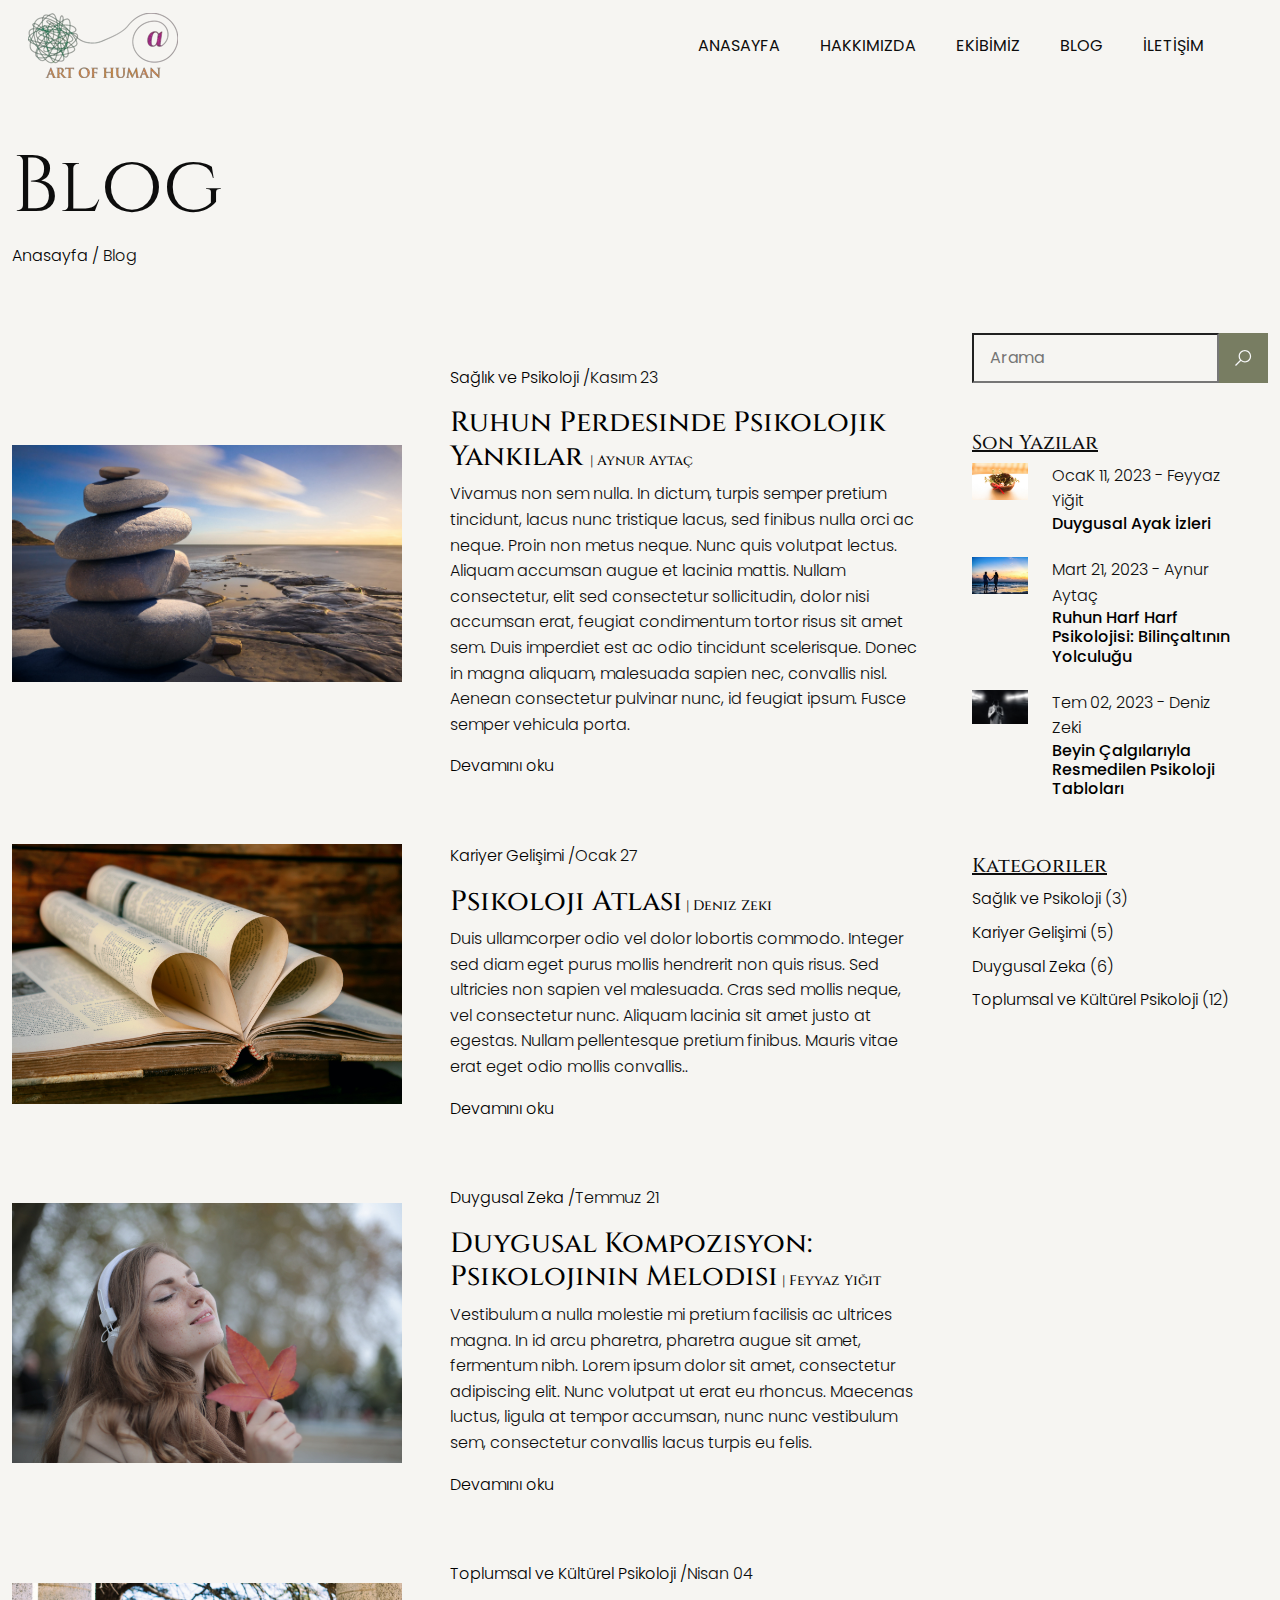
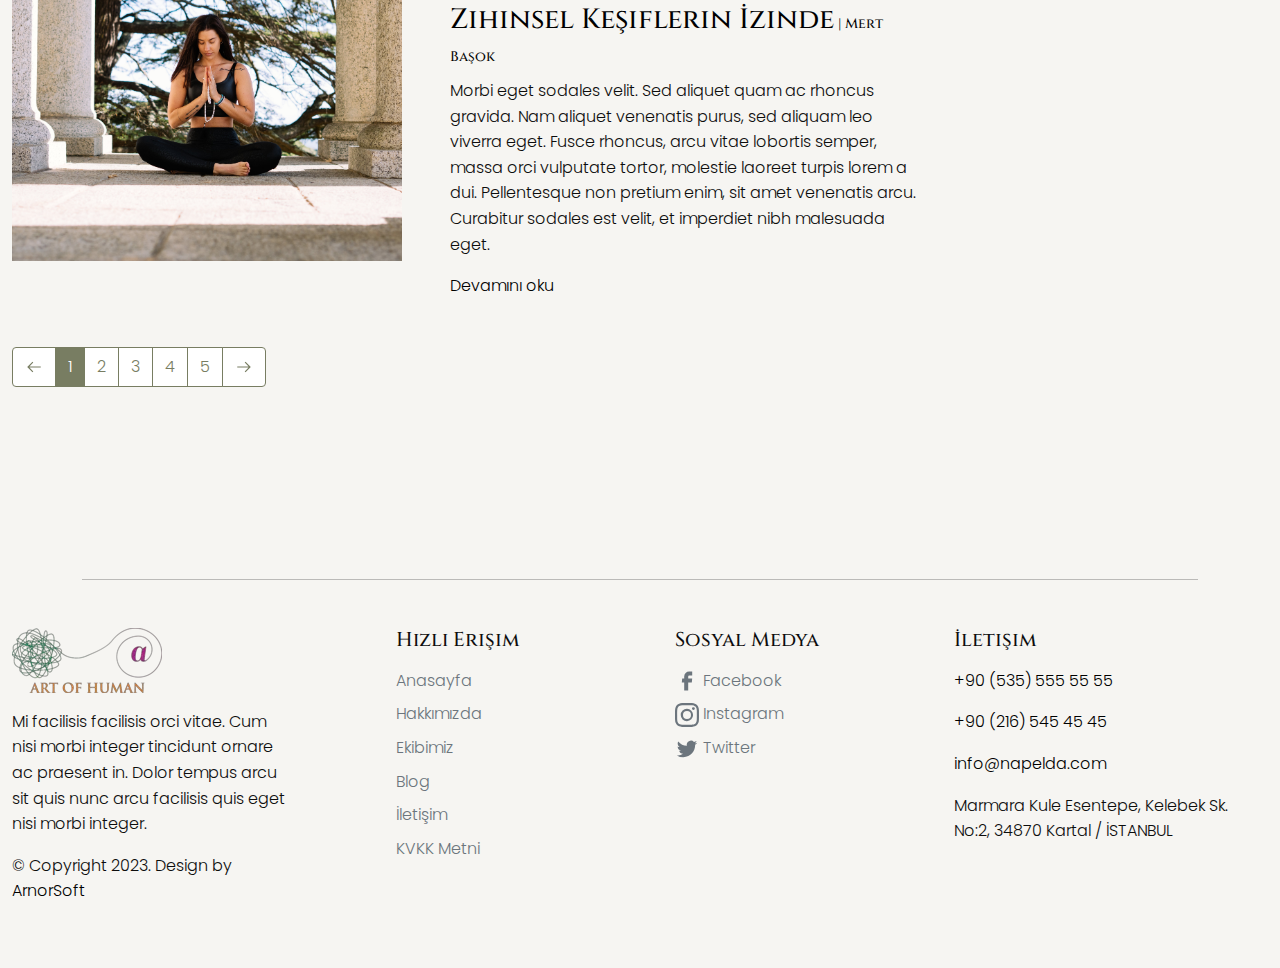
<file: blog.html>
<!DOCTYPE html>
<html>
  <head>
    <title>Napelda Psikoloji - Blog</title>
    <meta charset="utf-8">
    <meta http-equiv="X-UA-Compatible" content="IE=edge">
    <meta name="viewport" content="width=device-width, initial-scale=1.0">
    <meta name="format-detection" content="telephone=no">
    <meta name="apple-mobile-web-app-capable" content="yes">
    <meta name="author" content="">
    <meta name="keywords" content="">
    <meta name="description" content="">
    <link rel="stylesheet" type="text/css" href="css/bootstrap.min.css">
    <link rel="stylesheet" type="text/css" href="style.css">
    <link rel="stylesheet" href="https://cdn.jsdelivr.net/npm/swiper@9/swiper-bundle.min.css" />
    <link rel="preconnect" href="https://fonts.googleapis.com">
    <link rel="preconnect" href="https://fonts.gstatic.com" crossorigin>
    <link href="https://fonts.googleapis.com/css2?family=Cinzel:wght@400;500;600;700&family=Poppins:wght@200;300;400;500&display=swap" rel="stylesheet">
    <!-- script
    ================================================== -->
    <script src="js/modernizr.js"></script>
  </head>
  <body class="bg-body" data-bs-spy="scroll" data-bs-target="#navbar" data-bs-root-margin="0px 0px -40%" data-bs-smooth-scroll="true" tabindex="0">
    <svg xmlns="http://www.w3.org/2000/svg" style="display: none;">
      <symbol id="search" xmlns="http://www.w3.org/2000/svg" viewBox="0 0 32 32">
        <path fill="currentColor" d="M19 3C13.488 3 9 7.488 9 13c0 2.395.84 4.59 2.25 6.313L3.281 27.28l1.439 1.44l7.968-7.969A9.922 9.922 0 0 0 19 23c5.512 0 10-4.488 10-10S24.512 3 19 3zm0 2c4.43 0 8 3.57 8 8s-3.57 8-8 8s-8-3.57-8-8s3.57-8 8-8z" />
      </symbol>
      <symbol xmlns="http://www.w3.org/2000/svg" id="user" viewBox="0 0 16 16">
        <path d="M3 14s-1 0-1-1 1-4 6-4 6 3 6 4-1 1-1 1H3Zm5-6a3 3 0 1 0 0-6 3 3 0 0 0 0 6Z" />
      </symbol>
      <symbol xmlns="http://www.w3.org/2000/svg" id="cart" viewBox="0 0 16 16">
        <path d="M0 1.5A.5.5 0 0 1 .5 1H2a.5.5 0 0 1 .485.379L2.89 3H14.5a.5.5 0 0 1 .491.592l-1.5 8A.5.5 0 0 1 13 12H4a.5.5 0 0 1-.491-.408L2.01 3.607 1.61 2H.5a.5.5 0 0 1-.5-.5zM5 12a2 2 0 1 0 0 4 2 2 0 0 0 0-4zm7 0a2 2 0 1 0 0 4 2 2 0 0 0 0-4zm-7 1a1 1 0 1 1 0 2 1 1 0 0 1 0-2zm7 0a1 1 0 1 1 0 2 1 1 0 0 1 0-2z" />
      </symbol>
      <symbol xmlns="http://www.w3.org/2000/svg" id="nav-icon" viewBox="0 0 16 16">
        <path d="M14 10.5a.5.5 0 0 0-.5-.5h-3a.5.5 0 0 0 0 1h3a.5.5 0 0 0 .5-.5zm0-3a.5.5 0 0 0-.5-.5h-7a.5.5 0 0 0 0 1h7a.5.5 0 0 0 .5-.5zm0-3a.5.5 0 0 0-.5-.5h-11a.5.5 0 0 0 0 1h11a.5.5 0 0 0 .5-.5z" />
      </symbol>
      <symbol xmlns="http://www.w3.org/2000/svg" id="close" viewBox="0 0 16 16">
        <path d="M2.146 2.854a.5.5 0 1 1 .708-.708L8 7.293l5.146-5.147a.5.5 0 0 1 .708.708L8.707 8l5.147 5.146a.5.5 0 0 1-.708.708L8 8.707l-5.146 5.147a.5.5 0 0 1-.708-.708L7.293 8 2.146 2.854Z" />
      </symbol>
      <symbol xmlns="http://www.w3.org/2000/svg" id="navbar-icon" height="40" viewBox="0 -960 960 960" width="40">
        <path d="M173.667-279.333V-302.5h612.666v23.167H173.667Zm0-189.167v-23.167h612.666v23.167H173.667Zm0-189.167v-23.166h612.666v23.166H173.667Z"/>
      </symbol>
      <symbol xmlns="http://www.w3.org/2000/svg" id="arrow-left" viewBox="0 0 32 32">
        <path fill="currentColor" d="m13.281 6.781l-8.5 8.5l-.687.719l.687.719l8.5 8.5l1.438-1.438L7.938 17H28v-2H7.937l6.782-6.781z" />
      </symbol>
      <symbol xmlns="http://www.w3.org/2000/svg" id="arrow-right" viewBox="0 0 32 32">
        <path fill="currentColor" d="M18.719 6.781L17.28 8.22L24.063 15H4v2h20.063l-6.782 6.781l1.438 1.438l8.5-8.5l.687-.719l-.687-.719z" />
      </symbol>
      <symbol xmlns="http://www.w3.org/2000/svg" width="24" height="24"  id="facebook" viewBox="0 0 24 24">
        <path fill="currentColor" d="M9.198 21.5h4v-8.01h3.604l.396-3.98h-4V7.5a1 1 0 0 1 1-1h3v-4h-3a5 5 0 0 0-5 5v2.01h-2l-.396 3.98h2.396v8.01Z"/>
      </symbol>
      <symbol xmlns="http://www.w3.org/2000/svg" width="24" height="24" id="twitter" viewBox="0 0 24 24">
        <path fill="currentColor" d="M22.212 5.656a8.384 8.384 0 0 1-2.401.658A4.195 4.195 0 0 0 21.649 4c-.82.488-1.719.83-2.655 1.015a4.182 4.182 0 0 0-7.126 3.814a11.874 11.874 0 0 1-8.621-4.37a4.168 4.168 0 0 0-.566 2.103c0 1.45.739 2.731 1.86 3.481a4.169 4.169 0 0 1-1.894-.523v.051a4.185 4.185 0 0 0 3.355 4.102a4.205 4.205 0 0 1-1.89.072A4.185 4.185 0 0 0 8.02 16.65a8.394 8.394 0 0 1-6.192 1.732a11.831 11.831 0 0 0 6.41 1.88c7.694 0 11.9-6.373 11.9-11.9c0-.18-.004-.362-.012-.541a8.497 8.497 0 0 0 2.086-2.164Z"/>
      </symbol>
      <symbol xmlns="http://www.w3.org/2000/svg" width="24" height="24" id="instagram" viewBox="0 0 16 16">
        <path fill="currentColor" d="M8 0C5.829 0 5.556.01 4.703.048C3.85.088 3.269.222 2.76.42a3.917 3.917 0 0 0-1.417.923A3.927 3.927 0 0 0 .42 2.76C.222 3.268.087 3.85.048 4.7C.01 5.555 0 5.827 0 8.001c0 2.172.01 2.444.048 3.297c.04.852.174 1.433.372 1.942c.205.526.478.972.923 1.417c.444.445.89.719 1.416.923c.51.198 1.09.333 1.942.372C5.555 15.99 5.827 16 8 16s2.444-.01 3.298-.048c.851-.04 1.434-.174 1.943-.372a3.916 3.916 0 0 0 1.416-.923c.445-.445.718-.891.923-1.417c.197-.509.332-1.09.372-1.942C15.99 10.445 16 10.173 16 8s-.01-2.445-.048-3.299c-.04-.851-.175-1.433-.372-1.941a3.926 3.926 0 0 0-.923-1.417A3.911 3.911 0 0 0 13.24.42c-.51-.198-1.092-.333-1.943-.372C10.443.01 10.172 0 7.998 0h.003zm-.717 1.442h.718c2.136 0 2.389.007 3.232.046c.78.035 1.204.166 1.486.275c.373.145.64.319.92.599c.28.28.453.546.598.92c.11.281.24.705.275 1.485c.039.843.047 1.096.047 3.231s-.008 2.389-.047 3.232c-.035.78-.166 1.203-.275 1.485a2.47 2.47 0 0 1-.599.919c-.28.28-.546.453-.92.598c-.28.11-.704.24-1.485.276c-.843.038-1.096.047-3.232.047s-2.39-.009-3.233-.047c-.78-.036-1.203-.166-1.485-.276a2.478 2.478 0 0 1-.92-.598a2.48 2.48 0 0 1-.6-.92c-.109-.281-.24-.705-.275-1.485c-.038-.843-.046-1.096-.046-3.233c0-2.136.008-2.388.046-3.231c.036-.78.166-1.204.276-1.486c.145-.373.319-.64.599-.92c.28-.28.546-.453.92-.598c.282-.11.705-.24 1.485-.276c.738-.034 1.024-.044 2.515-.045v.002zm4.988 1.328a.96.96 0 1 0 0 1.92a.96.96 0 0 0 0-1.92zm-4.27 1.122a4.109 4.109 0 1 0 0 8.217a4.109 4.109 0 0 0 0-8.217zm0 1.441a2.667 2.667 0 1 1 0 5.334a2.667 2.667 0 0 1 0-5.334z"/>
      </symbol>
      <symbol xmlns="http://www.w3.org/2000/svg" id="arrow-right" viewBox="0 0 32 32">
        <path fill="currentColor" d="M18.719 6.781L17.28 8.22L24.063 15H4v2h20.063l-6.782 6.781l1.438 1.438l8.5-8.5l.687-.719l-.687-.719z" />
      </symbol>
      <symbol xmlns="http://www.w3.org/2000/svg" width="24" height="24"  id="facebook" viewBox="0 0 24 24">
        <path fill="currentColor" d="M9.198 21.5h4v-8.01h3.604l.396-3.98h-4V7.5a1 1 0 0 1 1-1h3v-4h-3a5 5 0 0 0-5 5v2.01h-2l-.396 3.98h2.396v8.01Z"/>
      </symbol>
      <symbol xmlns="http://www.w3.org/2000/svg" width="24" height="24" id="twitter" viewBox="0 0 24 24">
        <path fill="currentColor" d="M22.212 5.656a8.384 8.384 0 0 1-2.401.658A4.195 4.195 0 0 0 21.649 4c-.82.488-1.719.83-2.655 1.015a4.182 4.182 0 0 0-7.126 3.814a11.874 11.874 0 0 1-8.621-4.37a4.168 4.168 0 0 0-.566 2.103c0 1.45.739 2.731 1.86 3.481a4.169 4.169 0 0 1-1.894-.523v.051a4.185 4.185 0 0 0 3.355 4.102a4.205 4.205 0 0 1-1.89.072A4.185 4.185 0 0 0 8.02 16.65a8.394 8.394 0 0 1-6.192 1.732a11.831 11.831 0 0 0 6.41 1.88c7.694 0 11.9-6.373 11.9-11.9c0-.18-.004-.362-.012-.541a8.497 8.497 0 0 0 2.086-2.164Z"/>
      </symbol>
      <symbol xmlns="http://www.w3.org/2000/svg" width="24" height="24" id="instagram" viewBox="0 0 16 16">
        <path fill="currentColor" d="M8 0C5.829 0 5.556.01 4.703.048C3.85.088 3.269.222 2.76.42a3.917 3.917 0 0 0-1.417.923A3.927 3.927 0 0 0 .42 2.76C.222 3.268.087 3.85.048 4.7C.01 5.555 0 5.827 0 8.001c0 2.172.01 2.444.048 3.297c.04.852.174 1.433.372 1.942c.205.526.478.972.923 1.417c.444.445.89.719 1.416.923c.51.198 1.09.333 1.942.372C5.555 15.99 5.827 16 8 16s2.444-.01 3.298-.048c.851-.04 1.434-.174 1.943-.372a3.916 3.916 0 0 0 1.416-.923c.445-.445.718-.891.923-1.417c.197-.509.332-1.09.372-1.942C15.99 10.445 16 10.173 16 8s-.01-2.445-.048-3.299c-.04-.851-.175-1.433-.372-1.941a3.926 3.926 0 0 0-.923-1.417A3.911 3.911 0 0 0 13.24.42c-.51-.198-1.092-.333-1.943-.372C10.443.01 10.172 0 7.998 0h.003zm-.717 1.442h.718c2.136 0 2.389.007 3.232.046c.78.035 1.204.166 1.486.275c.373.145.64.319.92.599c.28.28.453.546.598.92c.11.281.24.705.275 1.485c.039.843.047 1.096.047 3.231s-.008 2.389-.047 3.232c-.035.78-.166 1.203-.275 1.485a2.47 2.47 0 0 1-.599.919c-.28.28-.546.453-.92.598c-.28.11-.704.24-1.485.276c-.843.038-1.096.047-3.232.047s-2.39-.009-3.233-.047c-.78-.036-1.203-.166-1.485-.276a2.478 2.478 0 0 1-.92-.598a2.48 2.48 0 0 1-.6-.92c-.109-.281-.24-.705-.275-1.485c-.038-.843-.046-1.096-.046-3.233c0-2.136.008-2.388.046-3.231c.036-.78.166-1.204.276-1.486c.145-.373.319-.64.599-.92c.28-.28.546-.453.92-.598c.282-.11.705-.24 1.485-.276c.738-.034 1.024-.044 2.515-.045v.002zm4.988 1.328a.96.96 0 1 0 0 1.92a.96.96 0 0 0 0-1.92zm-4.27 1.122a4.109 4.109 0 1 0 0 8.217a4.109 4.109 0 0 0 0-8.217zm0 1.441a2.667 2.667 0 1 1 0 5.334a2.667 2.667 0 0 1 0-5.334z"/>
      </symbol>
    </svg>

    <div id="preloader">
      <span class="loader">
        <span class="loader-inner"></span>
      </span>
    </div>

    <!-- Navbar Starts -->
    <header id="header" class="site-header text-black">
      <nav id="header-nav" class="navbar navbar-expand-lg px-3 mb-3">
        <div class="container-fluid">
          <a class="navbar-brand" href="index.html">
            <img src="images/napeldapsikoloji-logo-sm.png" class="logo" style="height: 150; width: auto;"> <!-- MAIN LOGO -->
          </a>
          <button class="navbar-toggler d-flex d-lg-none order-3 p-2" type="button" data-bs-toggle="offcanvas" data-bs-target="#bdNavbar" aria-controls="bdNavbar" aria-expanded="false" aria-label="Toggle navigation">
            <svg class="navbar-icon" width="50" height="50">
              <use xlink:href="#navbar-icon"></use>
            </svg>
          </button>
          <div class="offcanvas offcanvas-end" tabindex="-1" id="bdNavbar" aria-labelledby="bdNavbarOffcanvasLabel">
            <div class="offcanvas-header px-4 pb-0">
              <a class="navbar-brand" href="index.html">
                <img src="images/napeldapsikoloji-logo-sm.png" class="logo" style="height: 150; width: auto;">
              </a>
              <button type="button" class="btn-close btn-close-black" data-bs-dismiss="offcanvas" aria-label="Close" data-bs-target="#bdNavbar"></button>
            </div>
            <div class="offcanvas-body">
              <ul id="navbar" class="navbar-nav justify-content-end align-items-center flex-grow-1 pe-3">
                <li class="nav-item">
                  <a class="nav-link me-4" href="index.html">ANASAYFA</a>
                </li>
                <li class="nav-item">
                  <a class="nav-link me-4" href="hakkimizda.html">HAKKIMIZDA</a>
                </li>
                <li class="nav-item">
                  <a class="nav-link me-4" href="ekibimiz.html">EKİBİMİZ</a>
                </li>
                <li class="nav-item">
                  <a class="nav-link me-4" href="blog.html">BLOG</a>
                </li>
                <li class="nav-item">
                  <a class="nav-link me-4" href="iletisim.html">İLETİŞİM</a>
                </li>
              </ul>
            </div>
          </div>
        </div>
      </nav>    
    </header>
    <!-- Navbar Ends -->
    
    <section class="hero-section d-flex align-items-center mt-5">
      <div class="container-fluid">
        <div class="row">
          <div class="hero-content align-items-center">
            <h1 class="display-1">Blog</h1>
              <div class="breadcrumbs">
                <span class="item">
                  <a href="index.html">Anasayfa /</a>
                </span>
                <span class="item">Blog</span>
              </div>
          </div>
        </div>
      </div>
    </section>

    <section class="post-list padding-medium">
      <div class="container-fluid">
        <div class="row">

          <div class="col-lg-9 col-md-12">
            <div class="post-item d-flex flex-wrap align-items-center padding-small">
              <div class="col-lg-5 col-md-12 me-lg-5">
                <div class="width-fit-content mb-3">
                  <a href="blog-post.html" title="post">
                    <img src="images/blog-images/blog-image-4.jpg" alt="blog post" class="img-fluid">
                  </a>
                </div>
              </div>
              <div class="col-lg-6 col-md-10">
                <div class="post-meta fs-6 d-flex mb-3">
                  <a href="blog-post.html" title="fashion">Sağlık ve Psikoloji / </a>
                  <span class="post-meta"> Kasım 23</span>
                </div>
                <h3 class="post-title">
                  <a href="blog-post.html">Ruhun Perdesinde Psikolojik Yankılar <span style="font-size: 50%;"> | Aynur Aytaç</span></a>
                </h3>                
                <p>Vivamus non sem nulla. In dictum, turpis semper pretium tincidunt, lacus nunc tristique lacus, sed finibus nulla orci ac neque. Proin non metus neque. Nunc quis volutpat lectus. Aliquam accumsan augue et lacinia mattis. Nullam consectetur, elit sed consectetur sollicitudin, dolor nisi accumsan erat, feugiat condimentum tortor risus sit amet sem. Duis imperdiet est ac odio tincidunt scelerisque. Donec in magna aliquam, malesuada sapien nec, convallis nisl. Aenean consectetur pulvinar nunc, id feugiat ipsum. Fusce semper vehicula porta.</p>
                <a href="blog-post.html" class="text-hover">Devamını oku</a>
              </div>
            </div> 
            <div class="post-item d-flex flex-wrap align-items-center padding-small">
              <div class="col-lg-5 col-md-12 me-lg-5">
                <div class="width-fit-content mb-3">
                  <a href="blog-post.html" title="post">
                    <img src="images/blog-images/blog-image-5.jpg" alt="blog post" class="img-fluid">
                  </a>
                </div>
              </div>
              <div class="col-lg-6 col-md-10">
                <div class="post-meta fs-6 d-flex mb-3">
                  <a href="blog-post.html" title="fashion">Kariyer Gelişimi / </a>
                  <span class="post-meta"> Ocak 27</span>
                </div>
                <h3 class="post-title"><a href="blog-post.html">Psikoloji Atlası<span style="font-size: 50%;"> | Deniz Zeki</span></a></h3>
                <p>Duis ullamcorper odio vel dolor lobortis commodo. Integer sed diam eget purus mollis hendrerit non quis risus. Sed ultricies non sapien vel malesuada. Cras sed mollis neque, vel consectetur nunc. Aliquam lacinia sit amet justo at egestas. Nullam pellentesque pretium finibus. Mauris vitae erat eget odio mollis convallis..</p>
                <a href="blog-post.html" class="text-hover">Devamını oku</a>
              </div>
            </div> 
            <div class="post-item d-flex flex-wrap align-items-center padding-small">
              <div class="col-lg-5 col-md-12 me-lg-5">
                <div class="width-fit-content mb-3">
                  <a href="blog-post.html" title="post">
                    <img src="images/blog-images/blog-image-6.jpg" alt="blog post" class="img-fluid">
                  </a>
                </div>
              </div>
              <div class="col-lg-6 col-md-10">
                <div class="post-meta fs-6 d-flex mb-3">
                  <a href="blog-post.html" title="fashion">Duygusal Zeka / </a>
                  <span class="post-meta"> Temmuz 21</span>
                </div>
                <h3 class="post-title"><a href="blog-post.html">Duygusal Kompozisyon: Psikolojinin Melodisi<span style="font-size: 50%;"> | Feyyaz Yiğit</span></a></h3>
                <p>Vestibulum a nulla molestie mi pretium facilisis ac ultrices magna. In id arcu pharetra, pharetra augue sit amet, fermentum nibh. Lorem ipsum dolor sit amet, consectetur adipiscing elit. Nunc volutpat ut erat eu rhoncus. Maecenas luctus, ligula at tempor accumsan, nunc nunc vestibulum sem, consectetur convallis lacus turpis eu felis.</p>
                <a href="blog-post.html" class="text-hover">Devamını oku</a>
              </div>
            </div> 
            <div class="post-item d-flex flex-wrap align-items-center padding-small">
              <div class="col-lg-5 col-md-12 me-lg-5">
                <div class="width-fit-content mb-3">
                  <a href="blog-post.html" title="post">
                    <img src="images/blog-images/blog-image-7.jpg" alt="blog post" class="img-fluid">
                  </a>
                </div>
              </div>
              <div class="col-lg-6 col-md-10">
                <div class="post-meta fs-6 d-flex mb-3">
                  <a href="#" title="fashion">Toplumsal ve Kültürel Psikoloji / </a>
                  <span class="post-meta"> Nisan 04 </span>
                </div>
                <h3 class="post-title"><a href="blog-post.html">Zihinsel Keşiflerin İzinde<span style="font-size: 50%;"> | Mert Başok</span></a></h3>
                <p>Morbi eget sodales velit. Sed aliquet quam ac rhoncus gravida. Nam aliquet venenatis purus, sed aliquam leo viverra eget. Fusce rhoncus, arcu vitae lobortis semper, massa orci vulputate tortor, molestie laoreet turpis lorem a dui. Pellentesque non pretium enim, sit amet venenatis arcu. Curabitur sodales est velit, et imperdiet nibh malesuada eget.</p>
                <a href="blog-post.html" class="text-hover">Devamını oku</a>
              </div>
              <nav aria-label="Page navigation" class="d-flex justify-content-center mt-5">
                <ul class="pagination">
                  <li class="page-item">
                    <a class="page-link" href="#" aria-label="Previous">
                      <svg class="arrow-left" width="18" height="20">
                         <use xlink:href="#arrow-left"></use>
                      </svg>
                    </a>
                  </li>
                  <li class="page-item active" aria-current="page"><a class="page-link" href="#">1</a></li>
                  <li class="page-item"><a class="page-link" href="#">2</a></li>
                  <li class="page-item"><a class="page-link" href="#">3</a></li>
                  <li class="page-item"><a class="page-link" href="#">4</a></li>
                  <li class="page-item"><a class="page-link" href="#">5</a></li>
                  <li class="page-item">
                    <a class="page-link" href="#" aria-label="Next">
                      <svg class="arrow-right" width="18" height="20">
                        <use xlink:href="#arrow-right"></use>
                      </svg>
                    </a>
                  </li>
                </ul>
              </nav>
            </div> 
          </div>
          <!-- col-lg-9 -->

          <aside class="col-lg-3 col-md-10">
            <div class="sidebar">
              <div class="widget-menu mb-5">
                <div class="widget-search-bar">
                  <form role="search" method="get" class="d-flex">
                    <input class="search-field ps-3 bg-transparent" placeholder="Arama" type="search">
                    <div class="search-icon bg-primary d-flex justify-content-center align-items-center">
                      <a href="blog-post.html">
                        <svg class="search text-light" width="20" height="20">
                          <use xlink:href="#search"></use>
                        </svg>
                      </a>
                    </div>
                  </form>
                </div>
              </div>
              <div class="widget sidebar-recent-post mt-5">
                <h5 class="widget-title text-decoration-underline">Son Yazılar</h5>
                <div class="sidebar-post-item">
                  <div class="row mb-3">
                    <div class="col-md-3">
                      <div class="image-holder mb-3">
                        <a href="blog-post.html">
                          <img src="images/blog-images/blog-image-1.jpg" alt="blog" class="img-fluid">
                        </a>
                      </div>
                    </div>
                    <div class="col-md-8">
                      <div class="sidebar-post-content">
                        <div class="post-meta">
                          <span class="meta-date">OcaK 11, 2023 - Feyyaz Yiğit</span>
                        </div>
                        <h6 class="post-title">
                          <a href="blog-post.html">Duygusal Ayak İzleri </a>
                        </h6>
                      </div>
                    </div>
                  </div>
                  <div class="row mb-3">
                    <div class="col-md-3">
                      <div class="image-holder mb-3">
                        <a href="blog-post.html">
                          <img src="images/blog-images/blog-image-2.jpg" alt="blog" class="img-fluid">
                        </a>
                      </div>
                    </div>
                    <div class="col-md-8">
                      <div class="sidebar-post-content">
                        <div class="post-meta">
                          <span class="meta-date">Mart 21, 2023 - Aynur Aytaç</span>
                        </div>
                        <h6 class="post-title">
                          <a href="blog-post.html">Ruhun Harf Harf Psikolojisi: Bilinçaltının Yolculuğu</a>
                        </h6>
                      </div>
                    </div>
                  </div>
                  <div class="row mb-3">
                    <div class="col-md-3">
                      <div class="image-holder mb-3">
                        <a href="#">
                          <img src="images/blog-images/blog-image-3.jpg" alt="blog" class="img-fluid">
                        </a>
                      </div>
                    </div>
                    <div class="col-md-8">
                      <div class="sidebar-post-content">
                        <div class="post-meta">
                          <span class="meta-date">Tem 02, 2023 - Deniz Zeki</span>
                        </div>
                        <h6 class="post-title">
                          <a href="blog-post.html">Beyin Çalgılarıyla Resmedilen Psikoloji Tabloları</a>
                        </h6>
                      </div>
                    </div>
                  </div>
                </div>
              </div>
              
              <div class="widget widget-categories mt-5">
                <h5 class="widget-title text-decoration-underline">Kategoriler</h5>
                <ul class="list-unstyled text-hover">
                  <li class="cat-item mb-2">
                    <a href="">Sağlık ve Psikoloji</a> 
                    <span class="post-count"> (3) </span>
                  </li>
                  <li class="cat-item mb-2">
                    <a href="#">Kariyer Gelişimi</a> 
                    <span class="post-count"> (5) </span>
                  </li>
                  <li class="cat-item mb-2">
                    <a href="#">Duygusal Zeka</a> 
                    <span class="post-count"> (6) </span>
                  </li>
                  <li class="cat-item mb-2">
                    <a href="#">Toplumsal ve Kültürel Psikoloji</a> 
                    <span class="post-count"> (12) </span>
                  </li>
                </ul>
              </div>
            </div>
          </aside>

        </div>
      </div>
    </section>

<!--Footer Start-->
<footer id="footer" class="overflow-hidden padding-small">
  <div class="container margin-small">
    <hr>
  </div>
  <div class="container-fluid">
    <div class="row">
      <div class="row d-flex flex-wrap justify-content-between">
        <div class="col-lg-3 col-sm-6 pb-3 pe-4">
          <div class="footer-menu">
            <img src="images/napeldapsikoloji-logo-sm.png" class="pb-3" style="height: 150; width: auto;"> <!-- MAIN LOGO -->

            <p>Mi facilisis facilisis orci vitae. Cum nisi morbi integer tincidunt ornare ac praesent in. Dolor tempus arcu sit quis nunc arcu facilisis quis eget nisi morbi integer.</p>
          </div>
          <div class="copyright">
            <p>© Copyright 2023. Design by <a href="#">ArnorSoft</a>
            </p>
          </div>
        </div>
        <div class="col-lg-2 col-sm-6 pb-3">
          <div class="footer-menu ">
            <h5 class="widget-title pb-2">Hızlı Erişim</h5>
            <ul class="menu-list list-unstyled ">
              <li class="menu-item pb-2 ">
                <a href="index.html" class="text-secondary">Anasayfa</a>
              </li>
              <li class="menu-item pb-2">
                <a href="hakkimizda.html" class="text-secondary">Hakkımızda</a>
              </li>
              <li class="menu-item pb-2">
                <a href="ekibimiz.html" class="text-secondary">Ekibimiz</a>
              </li>
              <li class="menu-item pb-2">
                <a href="blog.html" class="text-secondary">Blog</a>
              </li>
              <li class="menu-item pb-2">
                <a href="iletisim.html" class="text-secondary">İletişim</a>
              </li>
              <li class="menu-item pb-2">
                <a href="kvkk.html" class="text-secondary">KVKK Metni</a>
              </li>
            </ul>
          </div>
        </div>
        <div class="col-lg-2 col-sm-6 pb-3">
          <div class="footer-menu">
            <h5 class="widget-title pb-2">Sosyal Medya</h5>
            <div class="social-links">
              <ul class="list-unstyled">
                <li class="pb-2">
                  <a href="#" class="text-secondary">
                    <svg width="24" height="24" viewBox="0 0 24 24"><use xlink:href="#facebook"></use></svg> Facebook
                  </a>
                </li>
                <li class="pb-2">
                  <a href="#" class="text-secondary">
                    
                    <svg width="24" height="24" viewBox="0 0 24 24"><use xlink:href="#instagram"></use></svg> Instagram
                  </a>
                </li>
                <li class="pb-2">
                  <a href="#" class="text-secondary">
                    
                    <svg width="24" height="24" viewBox="0 0 24 24"><use xlink:href="#twitter"></use></svg> Twitter
                  </a>
                </li>
              </ul>
            </div>
          </div>
        </div>
        <div class="col-lg-3 col-sm-6">
          <div class="footer-menu contact-item">
            <h5 class="widget-title pb-2">İletişim</h5>
            <p><a href="">+90 (535) 555 55 55 </a></p>
            <p><a href="">+90 (216) 545 45 45</a></p>
            <p><a href="mailto:">info@napelda.com</a></p>
            <p>Marmara Kule
              Esentepe, Kelebek Sk. No:2, 34870 Kartal / İSTANBUL</p>
          </div>
        </div>
      </div>
    </div>
  </div>
</footer>
<!--Footer Ends-->

    <script src="js/jquery-1.11.0.min.js"></script>
    <script src="https://cdn.jsdelivr.net/npm/swiper/swiper-bundle.min.js"></script>
    <script type="text/javascript" src="js/bootstrap.bundle.min.js"></script>
    <script type="text/javascript" src="js/plugins.js"></script>
    <script type="text/javascript" src="js/script.js"></script>
  </body>
</html>
</file>
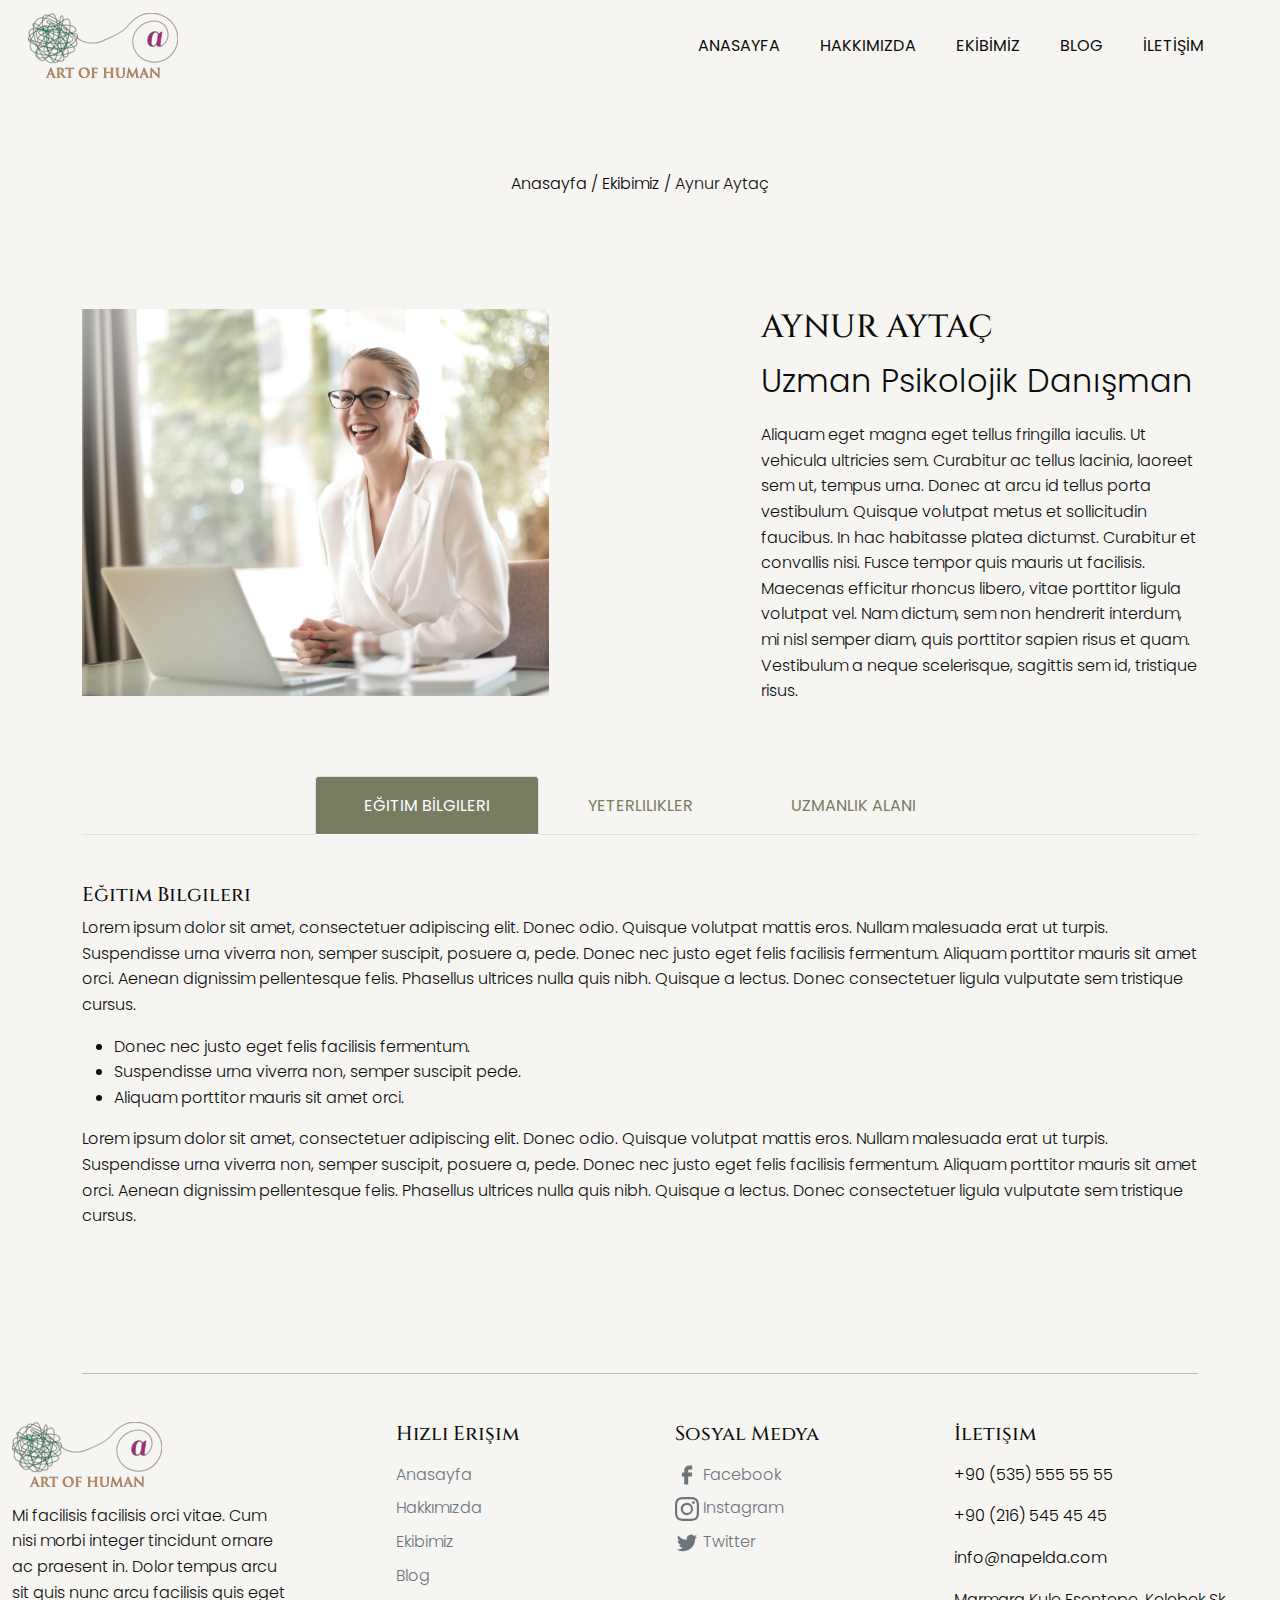
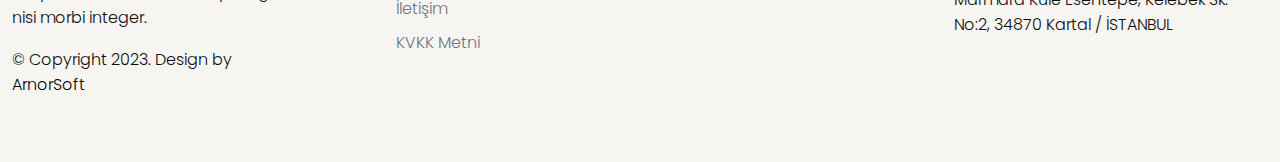
<file: ekibimiz-aynuraytac.html>
<!DOCTYPE html>
<html>
  <head>
    <title>Napelda Psikoloji - Aynur Aytaç</title>
    <meta charset="utf-8">
    <meta http-equiv="X-UA-Compatible" content="IE=edge">
    <meta name="viewport" content="width=device-width, initial-scale=1.0">
    <meta name="format-detection" content="telephone=no">
    <meta name="apple-mobile-web-app-capable" content="yes">
    <meta name="author" content="">
    <meta name="keywords" content="">
    <meta name="description" content="">
    <link rel="stylesheet" type="text/css" href="css/bootstrap.min.css">
    <link rel="stylesheet" type="text/css" href="style.css">
    <link rel="stylesheet" href="https://cdn.jsdelivr.net/npm/swiper@9/swiper-bundle.min.css" />
    <link rel="preconnect" href="https://fonts.googleapis.com">
    <link rel="preconnect" href="https://fonts.gstatic.com" crossorigin>
    <link href="https://fonts.googleapis.com/css2?family=Cinzel:wght@400;500;600;700&family=Poppins:wght@200;300;400;500&display=swap" rel="stylesheet">
    <!-- script
    ================================================== -->
    <script src="js/modernizr.js"></script>
  </head>
  <body class="bg-body" data-bs-spy="scroll" data-bs-target="#navbar" data-bs-root-margin="0px 0px -40%" data-bs-smooth-scroll="true" tabindex="0">
    <svg xmlns="http://www.w3.org/2000/svg" style="display: none;">
      <symbol id="search" xmlns="http://www.w3.org/2000/svg" viewBox="0 0 32 32">
        <title>Search</title>
        <path fill="currentColor" d="M19 3C13.488 3 9 7.488 9 13c0 2.395.84 4.59 2.25 6.313L3.281 27.28l1.439 1.44l7.968-7.969A9.922 9.922 0 0 0 19 23c5.512 0 10-4.488 10-10S24.512 3 19 3zm0 2c4.43 0 8 3.57 8 8s-3.57 8-8 8s-8-3.57-8-8s3.57-8 8-8z" />
      </symbol>
      <symbol xmlns="http://www.w3.org/2000/svg" id="user" viewBox="0 0 16 16">
        <path d="M3 14s-1 0-1-1 1-4 6-4 6 3 6 4-1 1-1 1H3Zm5-6a3 3 0 1 0 0-6 3 3 0 0 0 0 6Z" />
      </symbol>
      <symbol xmlns="http://www.w3.org/2000/svg" id="cart" viewBox="0 0 16 16">
        <path d="M0 1.5A.5.5 0 0 1 .5 1H2a.5.5 0 0 1 .485.379L2.89 3H14.5a.5.5 0 0 1 .491.592l-1.5 8A.5.5 0 0 1 13 12H4a.5.5 0 0 1-.491-.408L2.01 3.607 1.61 2H.5a.5.5 0 0 1-.5-.5zM5 12a2 2 0 1 0 0 4 2 2 0 0 0 0-4zm7 0a2 2 0 1 0 0 4 2 2 0 0 0 0-4zm-7 1a1 1 0 1 1 0 2 1 1 0 0 1 0-2zm7 0a1 1 0 1 1 0 2 1 1 0 0 1 0-2z" />
      </symbol> 
      <symbol xmlns="http://www.w3.org/2000/svg" id="nav-icon" viewBox="0 0 16 16">
        <path d="M14 10.5a.5.5 0 0 0-.5-.5h-3a.5.5 0 0 0 0 1h3a.5.5 0 0 0 .5-.5zm0-3a.5.5 0 0 0-.5-.5h-7a.5.5 0 0 0 0 1h7a.5.5 0 0 0 .5-.5zm0-3a.5.5 0 0 0-.5-.5h-11a.5.5 0 0 0 0 1h11a.5.5 0 0 0 .5-.5z" />
      </symbol>
      <symbol xmlns="http://www.w3.org/2000/svg" id="close" viewBox="0 0 16 16">
        <path d="M2.146 2.854a.5.5 0 1 1 .708-.708L8 7.293l5.146-5.147a.5.5 0 0 1 .708.708L8.707 8l5.147 5.146a.5.5 0 0 1-.708.708L8 8.707l-5.146 5.147a.5.5 0 0 1-.708-.708L7.293 8 2.146 2.854Z" />
      </symbol>
      <symbol xmlns="http://www.w3.org/2000/svg" id="navbar-icon" height="40" viewBox="0 -960 960 960" width="40">
        <path d="M173.667-279.333V-302.5h612.666v23.167H173.667Zm0-189.167v-23.167h612.666v23.167H173.667Zm0-189.167v-23.166h612.666v23.166H173.667Z"/>
      </symbol>
      <symbol xmlns="http://www.w3.org/2000/svg" id="arrow-right" viewBox="0 0 32 32">
        <path fill="currentColor" d="M18.719 6.781L17.28 8.22L24.063 15H4v2h20.063l-6.782 6.781l1.438 1.438l8.5-8.5l.687-.719l-.687-.719z" />
      </symbol>
      <symbol xmlns="http://www.w3.org/2000/svg" id="star-outline" viewBox="0 0 15 15">
        <path fill="none" stroke="currentColor" stroke-linecap="round" stroke-linejoin="round"
          d="M7.5 9.804L5.337 11l.413-2.533L4 6.674l2.418-.37L7.5 4l1.082 2.304l2.418.37l-1.75 1.793L9.663 11L7.5 9.804Z" />
      </symbol>
      <symbol xmlns="http://www.w3.org/2000/svg" id="star-solid" viewBox="0 0 15 15">
        <path fill="currentColor"
          d="M7.953 3.788a.5.5 0 0 0-.906 0L6.08 5.85l-2.154.33a.5.5 0 0 0-.283.843l1.574 1.613l-.373 2.284a.5.5 0 0 0 .736.518l1.92-1.063l1.921 1.063a.5.5 0 0 0 .736-.519l-.373-2.283l1.574-1.613a.5.5 0 0 0-.283-.844L8.921 5.85l-.968-2.062Z" />
      </symbol>
      <symbol xmlns="http://www.w3.org/2000/svg" id="plus" viewBox="0 0 24 24">
        <path fill="currentColor"
          d="M19 11h-6V5a1 1 0 0 0-2 0v6H5a1 1 0 0 0 0 2h6v6a1 1 0 0 0 2 0v-6h6a1 1 0 0 0 0-2Z" />
      </symbol>
      <symbol xmlns="http://www.w3.org/2000/svg" id="minus" viewBox="0 0 24 24">
        <path fill="currentColor" d="M19 11H5a1 1 0 0 0 0 2h14a1 1 0 0 0 0-2Z" />
      </symbol>
      <symbol xmlns="http://www.w3.org/2000/svg" id="heart" viewBox="0 0 24 24">
        <path fill="currentColor"
          d="M20.16 4.61A6.27 6.27 0 0 0 12 4a6.27 6.27 0 0 0-8.16 9.48l7.45 7.45a1 1 0 0 0 1.42 0l7.45-7.45a6.27 6.27 0 0 0 0-8.87Zm-1.41 7.46L12 18.81l-6.75-6.74a4.28 4.28 0 0 1 3-7.3a4.25 4.25 0 0 1 3 1.25a1 1 0 0 0 1.42 0a4.27 4.27 0 0 1 6 6.05Z" />
      </symbol>
      <symbol xmlns="http://www.w3.org/2000/svg" width="24" height="24"  id="facebook" viewBox="0 0 24 24">
        <path fill="currentColor" d="M9.198 21.5h4v-8.01h3.604l.396-3.98h-4V7.5a1 1 0 0 1 1-1h3v-4h-3a5 5 0 0 0-5 5v2.01h-2l-.396 3.98h2.396v8.01Z"/>
      </symbol>
      <symbol xmlns="http://www.w3.org/2000/svg" width="24" height="24"  id="facebook" viewBox="0 0 24 24">
        <path fill="currentColor" d="M9.198 21.5h4v-8.01h3.604l.396-3.98h-4V7.5a1 1 0 0 1 1-1h3v-4h-3a5 5 0 0 0-5 5v2.01h-2l-.396 3.98h2.396v8.01Z"/>
      </symbol>
      <symbol xmlns="http://www.w3.org/2000/svg" width="24" height="24" id="twitter" viewBox="0 0 24 24">
        <path fill="currentColor" d="M22.212 5.656a8.384 8.384 0 0 1-2.401.658A4.195 4.195 0 0 0 21.649 4c-.82.488-1.719.83-2.655 1.015a4.182 4.182 0 0 0-7.126 3.814a11.874 11.874 0 0 1-8.621-4.37a4.168 4.168 0 0 0-.566 2.103c0 1.45.739 2.731 1.86 3.481a4.169 4.169 0 0 1-1.894-.523v.051a4.185 4.185 0 0 0 3.355 4.102a4.205 4.205 0 0 1-1.89.072A4.185 4.185 0 0 0 8.02 16.65a8.394 8.394 0 0 1-6.192 1.732a11.831 11.831 0 0 0 6.41 1.88c7.694 0 11.9-6.373 11.9-11.9c0-.18-.004-.362-.012-.541a8.497 8.497 0 0 0 2.086-2.164Z"/>
      </symbol>
      <symbol xmlns="http://www.w3.org/2000/svg" width="24" height="24" id="instagram" viewBox="0 0 16 16">
        <path fill="currentColor" d="M8 0C5.829 0 5.556.01 4.703.048C3.85.088 3.269.222 2.76.42a3.917 3.917 0 0 0-1.417.923A3.927 3.927 0 0 0 .42 2.76C.222 3.268.087 3.85.048 4.7C.01 5.555 0 5.827 0 8.001c0 2.172.01 2.444.048 3.297c.04.852.174 1.433.372 1.942c.205.526.478.972.923 1.417c.444.445.89.719 1.416.923c.51.198 1.09.333 1.942.372C5.555 15.99 5.827 16 8 16s2.444-.01 3.298-.048c.851-.04 1.434-.174 1.943-.372a3.916 3.916 0 0 0 1.416-.923c.445-.445.718-.891.923-1.417c.197-.509.332-1.09.372-1.942C15.99 10.445 16 10.173 16 8s-.01-2.445-.048-3.299c-.04-.851-.175-1.433-.372-1.941a3.926 3.926 0 0 0-.923-1.417A3.911 3.911 0 0 0 13.24.42c-.51-.198-1.092-.333-1.943-.372C10.443.01 10.172 0 7.998 0h.003zm-.717 1.442h.718c2.136 0 2.389.007 3.232.046c.78.035 1.204.166 1.486.275c.373.145.64.319.92.599c.28.28.453.546.598.92c.11.281.24.705.275 1.485c.039.843.047 1.096.047 3.231s-.008 2.389-.047 3.232c-.035.78-.166 1.203-.275 1.485a2.47 2.47 0 0 1-.599.919c-.28.28-.546.453-.92.598c-.28.11-.704.24-1.485.276c-.843.038-1.096.047-3.232.047s-2.39-.009-3.233-.047c-.78-.036-1.203-.166-1.485-.276a2.478 2.478 0 0 1-.92-.598a2.48 2.48 0 0 1-.6-.92c-.109-.281-.24-.705-.275-1.485c-.038-.843-.046-1.096-.046-3.233c0-2.136.008-2.388.046-3.231c.036-.78.166-1.204.276-1.486c.145-.373.319-.64.599-.92c.28-.28.546-.453.92-.598c.282-.11.705-.24 1.485-.276c.738-.034 1.024-.044 2.515-.045v.002zm4.988 1.328a.96.96 0 1 0 0 1.92a.96.96 0 0 0 0-1.92zm-4.27 1.122a4.109 4.109 0 1 0 0 8.217a4.109 4.109 0 0 0 0-8.217zm0 1.441a2.667 2.667 0 1 1 0 5.334a2.667 2.667 0 0 1 0-5.334z"/>
      </symbol>
    </svg>

    <div id="preloader">
      <span class="loader">
        <span class="loader-inner"></span>
      </span>
    </div>

    <!-- Navbar Starts -->
    <header id="header" class="site-header text-black">
      <nav id="header-nav" class="navbar navbar-expand-lg px-3 mb-3">
        <div class="container-fluid">
          <a class="navbar-brand" href="index.html">
            <img src="images/napeldapsikoloji-logo-sm.png" class="logo" style="height: 150; width: auto;"> <!-- MAIN LOGO -->
          </a>
          <button class="navbar-toggler d-flex d-lg-none order-3 p-2" type="button" data-bs-toggle="offcanvas" data-bs-target="#bdNavbar" aria-controls="bdNavbar" aria-expanded="false" aria-label="Toggle navigation">
            <svg class="navbar-icon" width="50" height="50">
              <use xlink:href="#navbar-icon"></use>
            </svg>
          </button>
          <div class="offcanvas offcanvas-end" tabindex="-1" id="bdNavbar" aria-labelledby="bdNavbarOffcanvasLabel">
            <div class="offcanvas-header px-4 pb-0">
              <a class="navbar-brand" href="index.html">
                <img src="images/napeldapsikoloji-logo-sm.png" class="logo" style="height: 150; width: auto;">
              </a>
              <button type="button" class="btn-close btn-close-black" data-bs-dismiss="offcanvas" aria-label="Close" data-bs-target="#bdNavbar"></button>
            </div>
            <div class="offcanvas-body">
              <ul id="navbar" class="navbar-nav justify-content-end align-items-center flex-grow-1 pe-3">
                <li class="nav-item">
                  <a class="nav-link me-4" href="index.html">ANASAYFA</a>
                </li>
                <li class="nav-item">
                  <a class="nav-link me-4" href="hakkimizda.html">HAKKIMIZDA</a>
                </li>
                <li class="nav-item">
                  <a class="nav-link me-4" href="ekibimiz.html">EKİBİMİZ</a>
                </li>
                <li class="nav-item">
                  <a class="nav-link me-4" href="blog.html">BLOG</a>
                </li>
                <li class="nav-item">
                  <a class="nav-link me-4" href="iletisim.html">İLETİŞİM</a>
                </li>
              </ul>
            </div>
          </div>
        </div>
      </nav>    
    </header>
    <!-- Navbar Ends -->

    <section class="hero-section position-relative bg-gray padding-medium">
      <div class="hero-content">
        <div class="container">
          <div class="row">
              <div class="breadcrumbs text-center">
                <span class="item">
                  <a href="index.html">Anasayfa /</a>
                </span>                
                <span class="item">
                  <a href="ekibimiz.html">Ekibimiz /</a>
                </span>
                <span class="item">Aynur Aytaç</span>
              </div>
          </div>
        </div>
      </div>
    </section>

    <section id="team-member-detail" class="single-product py-5 no-padding-top">
      <div class="container">
        <div class="row g-5">
          <div class="col-md-7">
            <div class="row">
              <div class="col-md-9">
                <div class="swiper product-large-slider">
                  <div class="swiper-wrapper">
                    <div class="swiper-slide">
                      <img src="images/team-member2.jpg" alt="team-member-large" class="img-fluid">
                    </div>
                  </div>
                </div>
              </div>
            </div>
          </div>
          <div class="col-md-5">
            <div class="product-info">
              <div class="element-header">
                <h2 itemprop="name" class="product-title text-uppercase">Aynur Aytaç</h2>
                <div class="rating-container d-flex align-items-center">
          
                </div>
              </div>
              <div class="product-price mb-3">
                <span class="fs-2">Uzman Psikolojik Danışman</span>
              </div>
              <p>Aliquam eget magna eget tellus fringilla iaculis. Ut vehicula ultricies sem. Curabitur ac tellus lacinia, laoreet sem ut, tempus urna. Donec at arcu id tellus porta vestibulum. Quisque volutpat metus et sollicitudin faucibus. In hac habitasse platea dictumst. Curabitur et convallis nisi. Fusce tempor quis mauris ut facilisis. Maecenas efficitur rhoncus libero, vitae porttitor ligula volutpat vel. Nam dictum, sem non hendrerit interdum, mi nisl semper diam, quis porttitor sapien risus et quam. Vestibulum a neque scelerisque, sagittis sem id, tristique risus.</p>   

            </div>
          </div>
        </div>
      </div>
    </section>

    <section class="team-member-tabs mt-2">
      <div class="container">
        <div class="row">
          <div class="tabs-listing">
            <nav>
              <div class="nav nav-tabs d-flex justify-content-center" id="nav-tab" role="tablist">
                <button class="nav-link active text-uppercase px-5 py-3 text-primary" id="nav-home-tab" data-bs-toggle="tab"
                  data-bs-target="#nav-home" type="button" role="tab" aria-controls="nav-home"
                  aria-selected="true">Eğitim Bİlgileri</button>
                <button class="nav-link text-uppercase px-5 py-3 text-primary" id="nav-information-tab" data-bs-toggle="tab"
                  data-bs-target="#nav-information" type="button" role="tab" aria-controls="nav-information"
                  aria-selected="false">Yeterlilikler</button>
                <button class="nav-link text-uppercase px-5 py-3 text-primary" id="nav-shipping-tab" data-bs-toggle="tab"
                  data-bs-target="#nav-shipping" type="button" role="tab" aria-controls="nav-shipping"
                  aria-selected="false">Uzmanlık Alanı</button>
              </div>
            </nav>
            <div class="tab-content py-5" id="nav-tabContent">
              <div class="tab-pane fade show active" id="nav-home" role="tabpanel" aria-labelledby="nav-home-tab">
                <h5>Eğitim Bilgileri</h5>
                <p>Lorem ipsum dolor sit amet, consectetuer adipiscing elit. Donec odio. Quisque volutpat mattis eros.
                  Nullam malesuada erat ut turpis. Suspendisse urna viverra non, semper suscipit, posuere a, pede. Donec
                  nec justo eget felis facilisis fermentum. Aliquam porttitor mauris sit amet orci. Aenean dignissim
                  pellentesque felis. Phasellus ultrices nulla quis nibh. Quisque a lectus. Donec consectetuer ligula
                  vulputate sem tristique cursus.
                <ul>
                  <li>Donec nec justo eget felis facilisis fermentum.</li>
                  <li>Suspendisse urna viverra non, semper suscipit pede.</li>
                  <li>Aliquam porttitor mauris sit amet orci.</li>
                </ul> Lorem ipsum dolor sit amet, consectetuer adipiscing elit. Donec odio. Quisque volutpat mattis
                eros. Nullam malesuada erat ut turpis. Suspendisse urna viverra non, semper suscipit, posuere a, pede.
                Donec nec justo eget felis facilisis fermentum. Aliquam porttitor mauris sit amet orci. Aenean dignissim
                pellentesque felis. Phasellus ultrices nulla quis nibh. Quisque a lectus. Donec consectetuer ligula
                vulputate sem tristique cursus. </p>
              </div>
              <div class="tab-pane fade" id="nav-information" role="tabpanel" aria-labelledby="nav-information-tab">
                <h5>Yeterlilikler</h5>
                <p>Duis aute irure dolor in reprehenderit in voluptate velit esse cillum dolore eu fugiat nulla
                  pariatur. Excepteur sint occaecat cupidatat non proident, sunt in culpa qui officia deserunt mollit
                  anim id est laborum. Duis aute irure dolor in reprehenderit in voluptate velit esse cillum dolore eu
                  fugiat nulla pariatur. Excepteur sint occaecat cupidatat non proident, sunt in culpa qui officia
                  deserunt mollit anim id est laborum.</p>
              </div>
              <div class="tab-pane fade" id="nav-shipping" role="tabpanel" aria-labelledby="nav-shipping-tab">
                <h5>Uzmanlık Alanı</h5>
                <p>Lorem ipsum dolor sit amet, consectetur adipiscing elit. Fusce eros justo, accumsan non dui sit amet.
                  Phasellus semper volutpat mi sed imperdiet. Ut odio lectus, vulputate non ex non, mattis sollicitudin
                  purus. Mauris consequat justo a enim interdum, in consequat dolor accumsan. Nulla iaculis diam purus,
                  ut vehicula leo efficitur at.</p>
                <p>Interdum et malesuada fames ac ante ipsum primis in faucibus. In blandit nunc enim, sit amet pharetra
                  erat aliquet ac.</p>
                <h5>Diğer</h5>
                <p>Pellentesque ultrices ut sem sit amet lacinia. Sed nisi dui, ultrices ut turpis pulvinar. Sed
                  fringilla ex eget lorem consectetur, consectetur blandit lacus varius. Duis vel scelerisque elit, et
                  vestibulum metus. Integer sit amet tincidunt tortor. Ut lacinia ullamcorper massa, a fermentum arcu
                  vehicula ut. Ut efficitur faucibus dui Nullam tristique dolor eget turpis consequat varius. Quisque a
                  interdum augue. Nam ut nibh mauris.</p>
              </div>
            </div>
          </div>
        </div>
      </div>
    </section>    

<!--Footer Start-->
<footer id="footer" class="overflow-hidden padding-small">
  <div class="container margin-small">
    <hr>
  </div>
  <div class="container-fluid">
    <div class="row">
      <div class="row d-flex flex-wrap justify-content-between">
        <div class="col-lg-3 col-sm-6 pb-3 pe-4">
          <div class="footer-menu">
            <img src="images/napeldapsikoloji-logo-sm.png" class="pb-3" style="height: 150; width: auto;"> <!-- MAIN LOGO -->

            <p>Mi facilisis facilisis orci vitae. Cum nisi morbi integer tincidunt ornare ac praesent in. Dolor tempus arcu sit quis nunc arcu facilisis quis eget nisi morbi integer.</p>
          </div>
          <div class="copyright">
            <p>© Copyright 2023. Design by <a href="#">ArnorSoft</a>
            </p>
          </div>
        </div>
        <div class="col-lg-2 col-sm-6 pb-3">
          <div class="footer-menu ">
            <h5 class="widget-title pb-2">Hızlı Erişim</h5>
            <ul class="menu-list list-unstyled ">
              <li class="menu-item pb-2 ">
                <a href="index.html" class="text-secondary">Anasayfa</a>
              </li>
              <li class="menu-item pb-2">
                <a href="hakkimizda.html" class="text-secondary">Hakkımızda</a>
              </li>
              <li class="menu-item pb-2">
                <a href="ekibimiz.html" class="text-secondary">Ekibimiz</a>
              </li>
              <li class="menu-item pb-2">
                <a href="blog.html" class="text-secondary">Blog</a>
              </li>
              <li class="menu-item pb-2">
                <a href="iletisim.html" class="text-secondary">İletişim</a>
              </li>
              <li class="menu-item pb-2">
                <a href="kvkk.html" class="text-secondary">KVKK Metni</a>
              </li>
            </ul>
          </div>
        </div>
        <div class="col-lg-2 col-sm-6 pb-3">
          <div class="footer-menu">
            <h5 class="widget-title pb-2">Sosyal Medya</h5>
            <div class="social-links">
              <ul class="list-unstyled">
                <li class="pb-2">
                  <a href="#" class="text-secondary">
                    <svg width="24" height="24" viewBox="0 0 24 24"><use xlink:href="#facebook"></use></svg> Facebook
                  </a>
                </li>
                <li class="pb-2">
                  <a href="#" class="text-secondary">
                    
                    <svg width="24" height="24" viewBox="0 0 24 24"><use xlink:href="#instagram"></use></svg> Instagram
                  </a>
                </li>
                <li class="pb-2">
                  <a href="#" class="text-secondary">
                    
                    <svg width="24" height="24" viewBox="0 0 24 24"><use xlink:href="#twitter"></use></svg> Twitter
                  </a>
                </li>
              </ul>
            </div>
          </div>
        </div>
        <div class="col-lg-3 col-sm-6">
          <div class="footer-menu contact-item">
            <h5 class="widget-title pb-2">İletişim</h5>
            <p><a href="">+90 (535) 555 55 55 </a></p>
            <p><a href="">+90 (216) 545 45 45</a></p>
            <p><a href="mailto:">info@napelda.com</a></p>
            <p>Marmara Kule
              Esentepe, Kelebek Sk. No:2, 34870 Kartal / İSTANBUL</p>
          </div>
        </div>
      </div>
    </div>
  </div>
</footer>
<!--Footer Ends-->

    <script src="js/jquery-1.11.0.min.js"></script>
    <script src="https://cdn.jsdelivr.net/npm/swiper/swiper-bundle.min.js"></script>
    <script type="text/javascript" src="js/bootstrap.bundle.min.js"></script>
    <script type="text/javascript" src="js/plugins.js"></script>
    <script type="text/javascript" src="js/script.js"></script>
  </body>
</html>
</file>
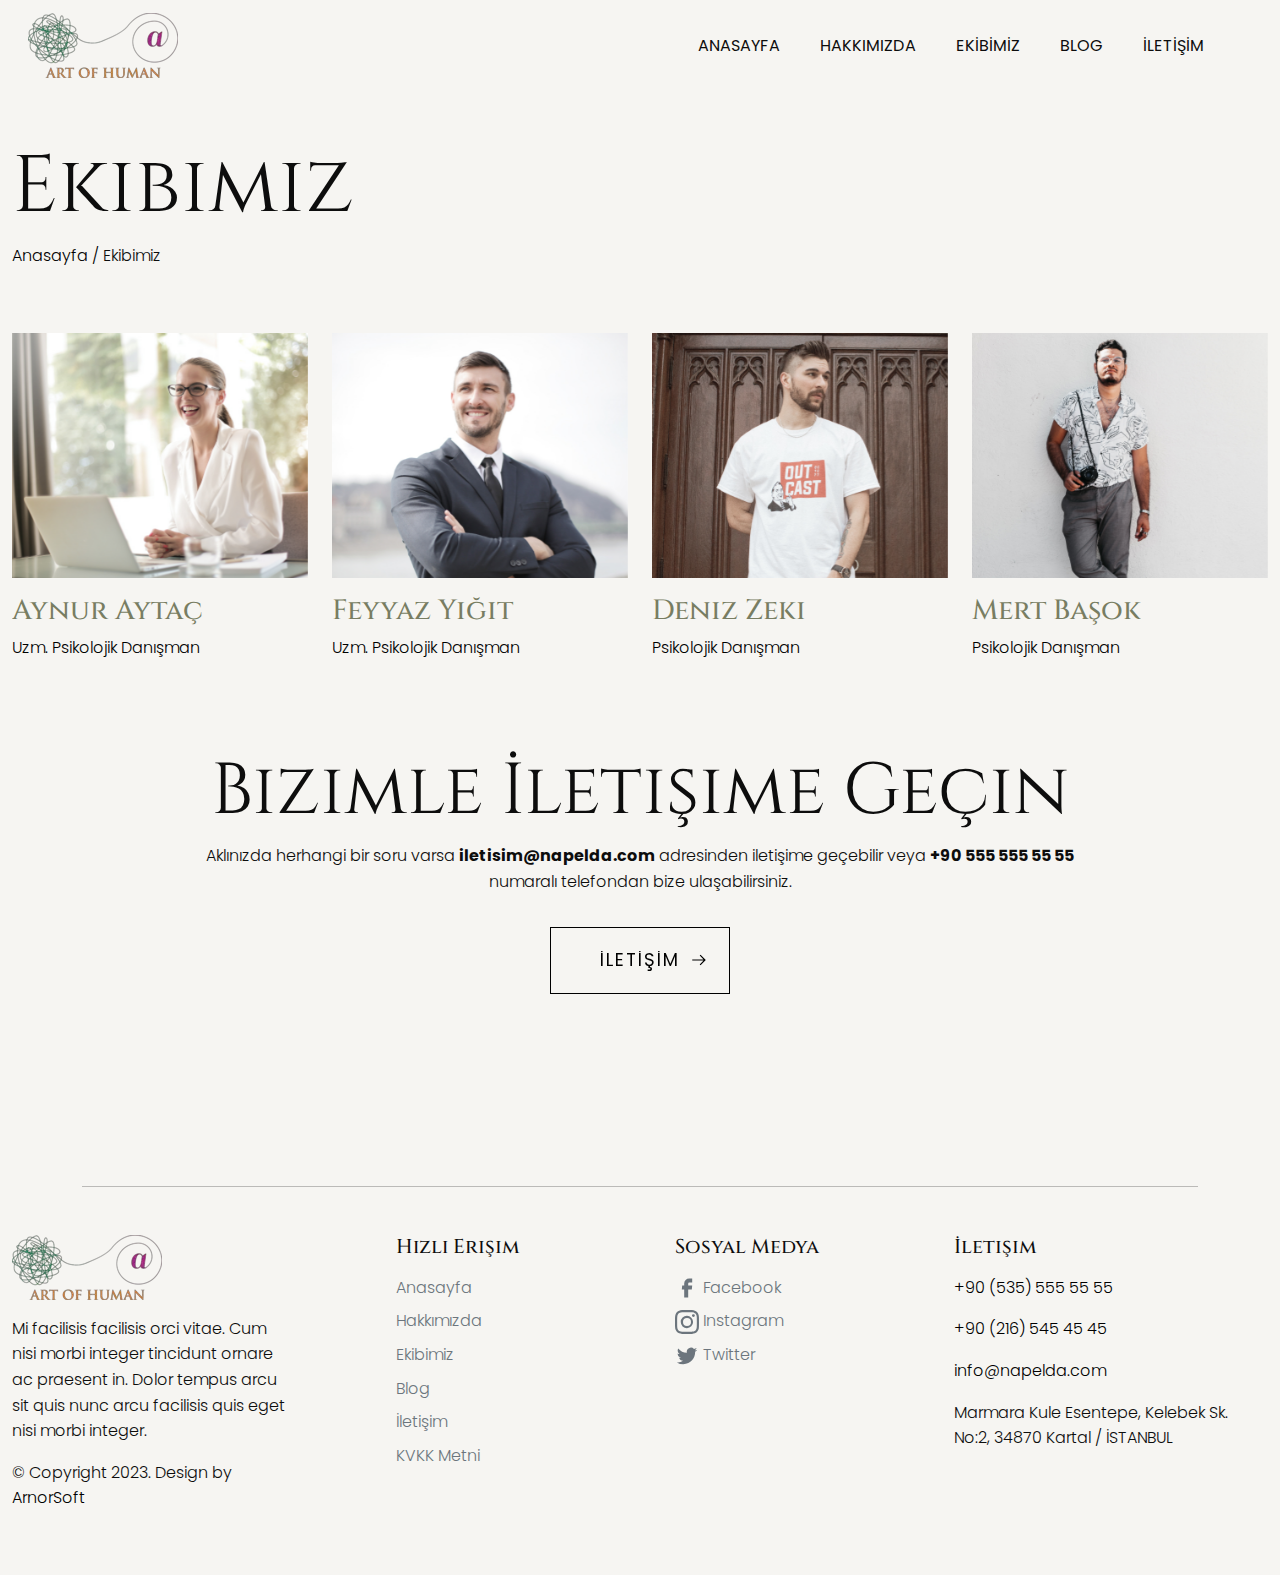
<file: ekibimiz.html>
<!DOCTYPE html>
<html>
  <head>
    <title>Napelda Psikoloji - Ekibimiz</title>
    <meta charset="utf-8">
    <meta http-equiv="X-UA-Compatible" content="IE=edge">
    <meta name="viewport" content="width=device-width, initial-scale=1.0">
    <meta name="format-detection" content="telephone=no">
    <meta name="apple-mobile-web-app-capable" content="yes">
    <meta name="author" content="">
    <meta name="keywords" content="">
    <meta name="description" content="">
    <link rel="stylesheet" type="text/css" href="css/bootstrap.min.css">
    <link rel="stylesheet" type="text/css" href="style.css">
    <link rel="stylesheet" href="https://cdn.jsdelivr.net/npm/swiper@9/swiper-bundle.min.css" />
    <link rel="preconnect" href="https://fonts.googleapis.com">
    <link rel="preconnect" href="https://fonts.gstatic.com" crossorigin>
    <link href="https://fonts.googleapis.com/css2?family=Cinzel:wght@400;500;600;700&family=Poppins:wght@200;300;400;500&display=swap" rel="stylesheet">
    <!-- script
    ================================================== -->
    <script src="js/modernizr.js"></script>
  </head>
  <body class="bg-body" data-bs-spy="scroll" data-bs-target="#navbar" data-bs-root-margin="0px 0px -40%" data-bs-smooth-scroll="true" tabindex="0">
    <svg xmlns="http://www.w3.org/2000/svg" style="display: none;">
      <symbol id="search" xmlns="http://www.w3.org/2000/svg" viewBox="0 0 32 32">
        <path fill="currentColor" d="M19 3C13.488 3 9 7.488 9 13c0 2.395.84 4.59 2.25 6.313L3.281 27.28l1.439 1.44l7.968-7.969A9.922 9.922 0 0 0 19 23c5.512 0 10-4.488 10-10S24.512 3 19 3zm0 2c4.43 0 8 3.57 8 8s-3.57 8-8 8s-8-3.57-8-8s3.57-8 8-8z" />
      </symbol>
      <symbol xmlns="http://www.w3.org/2000/svg" id="user" viewBox="0 0 16 16">
        <path d="M3 14s-1 0-1-1 1-4 6-4 6 3 6 4-1 1-1 1H3Zm5-6a3 3 0 1 0 0-6 3 3 0 0 0 0 6Z" />
      </symbol>
      <symbol xmlns="http://www.w3.org/2000/svg" id="cart" viewBox="0 0 16 16">
        <path d="M0 1.5A.5.5 0 0 1 .5 1H2a.5.5 0 0 1 .485.379L2.89 3H14.5a.5.5 0 0 1 .491.592l-1.5 8A.5.5 0 0 1 13 12H4a.5.5 0 0 1-.491-.408L2.01 3.607 1.61 2H.5a.5.5 0 0 1-.5-.5zM5 12a2 2 0 1 0 0 4 2 2 0 0 0 0-4zm7 0a2 2 0 1 0 0 4 2 2 0 0 0 0-4zm-7 1a1 1 0 1 1 0 2 1 1 0 0 1 0-2zm7 0a1 1 0 1 1 0 2 1 1 0 0 1 0-2z" />
      </symbol>
      <symbol xmlns="http://www.w3.org/2000/svg" id="nav-icon" viewBox="0 0 16 16">
        <path d="M14 10.5a.5.5 0 0 0-.5-.5h-3a.5.5 0 0 0 0 1h3a.5.5 0 0 0 .5-.5zm0-3a.5.5 0 0 0-.5-.5h-7a.5.5 0 0 0 0 1h7a.5.5 0 0 0 .5-.5zm0-3a.5.5 0 0 0-.5-.5h-11a.5.5 0 0 0 0 1h11a.5.5 0 0 0 .5-.5z" />
      </symbol>
      <symbol xmlns="http://www.w3.org/2000/svg" id="close" viewBox="0 0 16 16">
        <path d="M2.146 2.854a.5.5 0 1 1 .708-.708L8 7.293l5.146-5.147a.5.5 0 0 1 .708.708L8.707 8l5.147 5.146a.5.5 0 0 1-.708.708L8 8.707l-5.146 5.147a.5.5 0 0 1-.708-.708L7.293 8 2.146 2.854Z" />
      </symbol>
      <symbol xmlns="http://www.w3.org/2000/svg" id="navbar-icon" height="40" viewBox="0 -960 960 960" width="40">
        <path d="M173.667-279.333V-302.5h612.666v23.167H173.667Zm0-189.167v-23.167h612.666v23.167H173.667Zm0-189.167v-23.166h612.666v23.166H173.667Z"/>
      </symbol>
      <symbol xmlns="http://www.w3.org/2000/svg" id="expert" viewBox="0 0 15 15">
        <path fill="currentColor" fill-rule="evenodd" d="M7.5.875a3.625 3.625 0 0 0-1.006 7.109c-1.194.145-2.218.567-2.99 1.328c-.982.967-1.479 2.408-1.479 4.288a.475.475 0 1 0 .95 0c0-1.72.453-2.88 1.196-3.612c.744-.733 1.856-1.113 3.329-1.113s2.585.38 3.33 1.113c.742.733 1.195 1.892 1.195 3.612a.475.475 0 1 0 .95 0c0-1.88-.497-3.32-1.48-4.288c-.77-.76-1.795-1.183-2.989-1.328A3.627 3.627 0 0 0 7.5.875ZM4.825 4.5a2.675 2.675 0 1 1 5.35 0a2.675 2.675 0 0 1-5.35 0Z" clip-rule="evenodd" />
      </symbol>
      <symbol xmlns="http://www.w3.org/2000/svg" id="creative" viewBox="0 0 24 24">
        <path fill="currentColor" d="m18.85 10.39l1.06-1.06c.78-.78.78-2.05 0-2.83L18.5 5.09c-.78-.78-2.05-.78-2.83 0l-1.06 1.06l4.24 4.24zm-4.24 1.42L7.41 19H6v-1.41l7.19-7.19l1.42 1.41zm-1.42-4.25L4 16.76V21h4.24l9.19-9.19l-4.24-4.25zM19 17.5c0 2.19-2.54 3.5-5 3.5c-.55 0-1-.45-1-1s.45-1 1-1c1.54 0 3-.73 3-1.5c0-.47-.48-.87-1.23-1.2l1.48-1.48c1.07.63 1.75 1.47 1.75 2.68zM4.58 13.35C3.61 12.79 3 12.06 3 11c0-1.8 1.89-2.63 3.56-3.36C7.59 7.18 9 6.56 9 6c0-.41-.78-1-2-1c-1.26 0-1.8.61-1.83.64c-.35.41-.98.46-1.4.12a.992.992 0 0 1-.15-1.38C3.73 4.24 4.76 3 7 3s4 1.32 4 3c0 1.87-1.93 2.72-3.64 3.47C6.42 9.88 5 10.5 5 11c0 .31.43.6 1.07.86l-1.49 1.49z" />
      </symbol>
      <symbol xmlns="http://www.w3.org/2000/svg" id="dedicated" viewBox="0 0 24 24">
        <g id="feTarget0" fill="none" fill-rule="evenodd" stroke="none" stroke-width="1">
          <g id="feTarget1" fill="currentColor" fill-rule="nonzero">
            <path id="feTarget2" d="M19.938 13A8.004 8.004 0 0 1 13 19.938V22h-2v-2.062A8.004 8.004 0 0 1 4.062 13H2v-2h2.062A8.004 8.004 0 0 1 11 4.062V2h2v2.062A8.004 8.004 0 0 1 19.938 11H22v2h-2.062ZM12 18a6 6 0 1 0 0-12a6 6 0 0 0 0 12Zm0-3a3 3 0 1 0 0-6a3 3 0 0 0 0 6Z" />
          </g>
        </g>
      </symbol>
      <symbol xmlns="http://www.w3.org/2000/svg" id="arrow-right" viewBox="0 0 32 32">
        <path fill="currentColor" d="M18.719 6.781L17.28 8.22L24.063 15H4v2h20.063l-6.782 6.781l1.438 1.438l8.5-8.5l.687-.719l-.687-.719z" />
      </symbol>
      <symbol xmlns="http://www.w3.org/2000/svg" id="shopping-cart" viewBox="0 0 512 496">
        <path fill="currentColor" d="M448 69H137l-3-12q-5-23-22.5-37.5T70 5H21q-9 0-15 6T0 27q0 9 6 15t15 6h49q19 0 22 17l49 256q6 21 23.5 34t38.5 13h202q10 0 16-6t6-15q0-22-22-22H203q-14 0-20-12l-2-9h214q20 0 36.5-12t22.5-31l58-123v-5q0-27-18.5-45.5T448 69zm-32 175v2q-3 15-21 15H173l-28-149h303q18 0 21 17zM256 432q0 18-12.5 30.5T213 475q-17 0-29.5-12.5T171 432t12.5-30.5T213 389q18 0 30.5 12.5T256 432zm171 0q0 18-12.5 30.5T384 475t-30.5-12.5T341 432t12.5-30.5T384 389t30.5 12.5T427 432z" />
      </symbol>
      <symbol xmlns="http://www.w3.org/2000/svg" width="24" height="24"  id="facebook" viewBox="0 0 24 24">
        <path fill="currentColor" d="M9.198 21.5h4v-8.01h3.604l.396-3.98h-4V7.5a1 1 0 0 1 1-1h3v-4h-3a5 5 0 0 0-5 5v2.01h-2l-.396 3.98h2.396v8.01Z"/>
      </symbol>
      <symbol xmlns="http://www.w3.org/2000/svg" width="24" height="24" id="twitter" viewBox="0 0 24 24">
        <path fill="currentColor" d="M22.212 5.656a8.384 8.384 0 0 1-2.401.658A4.195 4.195 0 0 0 21.649 4c-.82.488-1.719.83-2.655 1.015a4.182 4.182 0 0 0-7.126 3.814a11.874 11.874 0 0 1-8.621-4.37a4.168 4.168 0 0 0-.566 2.103c0 1.45.739 2.731 1.86 3.481a4.169 4.169 0 0 1-1.894-.523v.051a4.185 4.185 0 0 0 3.355 4.102a4.205 4.205 0 0 1-1.89.072A4.185 4.185 0 0 0 8.02 16.65a8.394 8.394 0 0 1-6.192 1.732a11.831 11.831 0 0 0 6.41 1.88c7.694 0 11.9-6.373 11.9-11.9c0-.18-.004-.362-.012-.541a8.497 8.497 0 0 0 2.086-2.164Z"/>
      </symbol>
      <symbol xmlns="http://www.w3.org/2000/svg" width="24" height="24" id="instagram" viewBox="0 0 16 16">
        <path fill="currentColor" d="M8 0C5.829 0 5.556.01 4.703.048C3.85.088 3.269.222 2.76.42a3.917 3.917 0 0 0-1.417.923A3.927 3.927 0 0 0 .42 2.76C.222 3.268.087 3.85.048 4.7C.01 5.555 0 5.827 0 8.001c0 2.172.01 2.444.048 3.297c.04.852.174 1.433.372 1.942c.205.526.478.972.923 1.417c.444.445.89.719 1.416.923c.51.198 1.09.333 1.942.372C5.555 15.99 5.827 16 8 16s2.444-.01 3.298-.048c.851-.04 1.434-.174 1.943-.372a3.916 3.916 0 0 0 1.416-.923c.445-.445.718-.891.923-1.417c.197-.509.332-1.09.372-1.942C15.99 10.445 16 10.173 16 8s-.01-2.445-.048-3.299c-.04-.851-.175-1.433-.372-1.941a3.926 3.926 0 0 0-.923-1.417A3.911 3.911 0 0 0 13.24.42c-.51-.198-1.092-.333-1.943-.372C10.443.01 10.172 0 7.998 0h.003zm-.717 1.442h.718c2.136 0 2.389.007 3.232.046c.78.035 1.204.166 1.486.275c.373.145.64.319.92.599c.28.28.453.546.598.92c.11.281.24.705.275 1.485c.039.843.047 1.096.047 3.231s-.008 2.389-.047 3.232c-.035.78-.166 1.203-.275 1.485a2.47 2.47 0 0 1-.599.919c-.28.28-.546.453-.92.598c-.28.11-.704.24-1.485.276c-.843.038-1.096.047-3.232.047s-2.39-.009-3.233-.047c-.78-.036-1.203-.166-1.485-.276a2.478 2.478 0 0 1-.92-.598a2.48 2.48 0 0 1-.6-.92c-.109-.281-.24-.705-.275-1.485c-.038-.843-.046-1.096-.046-3.233c0-2.136.008-2.388.046-3.231c.036-.78.166-1.204.276-1.486c.145-.373.319-.64.599-.92c.28-.28.546-.453.92-.598c.282-.11.705-.24 1.485-.276c.738-.034 1.024-.044 2.515-.045v.002zm4.988 1.328a.96.96 0 1 0 0 1.92a.96.96 0 0 0 0-1.92zm-4.27 1.122a4.109 4.109 0 1 0 0 8.217a4.109 4.109 0 0 0 0-8.217zm0 1.441a2.667 2.667 0 1 1 0 5.334a2.667 2.667 0 0 1 0-5.334z"/>
      </symbol>
    </svg>

    <div id="preloader">
      <span class="loader">
        <span class="loader-inner"></span>
      </span>
    </div>

    <!-- Navbar Starts -->
    <header id="header" class="site-header text-black">
      <nav id="header-nav" class="navbar navbar-expand-lg px-3 mb-3">
        <div class="container-fluid">
          <a class="navbar-brand" href="index.html">
            <img src="images/napeldapsikoloji-logo-sm.png" class="logo" style="height: 150; width: auto;"> <!-- MAIN LOGO -->
          </a>
          <button class="navbar-toggler d-flex d-lg-none order-3 p-2" type="button" data-bs-toggle="offcanvas" data-bs-target="#bdNavbar" aria-controls="bdNavbar" aria-expanded="false" aria-label="Toggle navigation">
            <svg class="navbar-icon" width="50" height="50">
              <use xlink:href="#navbar-icon"></use>
            </svg>
          </button>
          <div class="offcanvas offcanvas-end" tabindex="-1" id="bdNavbar" aria-labelledby="bdNavbarOffcanvasLabel">
            <div class="offcanvas-header px-4 pb-0">
              <a class="navbar-brand" href="index.html">
                <img src="images/napeldapsikoloji-logo-sm.png" class="logo" style="height: 150; width: auto;">
              </a>
              <button type="button" class="btn-close btn-close-black" data-bs-dismiss="offcanvas" aria-label="Close" data-bs-target="#bdNavbar"></button>
            </div>
            <div class="offcanvas-body">
              <ul id="navbar" class="navbar-nav justify-content-end align-items-center flex-grow-1 pe-3">
                <li class="nav-item">
                  <a class="nav-link me-4" href="index.html">ANASAYFA</a>
                </li>
                <li class="nav-item">
                  <a class="nav-link me-4" href="hakkimizda.html">HAKKIMIZDA</a>
                </li>
                <li class="nav-item">
                  <a class="nav-link me-4" href="ekibimiz.html">EKİBİMİZ</a>
                </li>
                <li class="nav-item">
                  <a class="nav-link me-4" href="blog.html">BLOG</a>
                </li>
                <li class="nav-item">
                  <a class="nav-link me-4" href="iletisim.html">İLETİŞİM</a>
                </li>
              </ul>
            </div>
          </div>
        </div>
      </nav>    
    </header>
    <!-- Navbar Ends -->
    
    <section class="hero-section d-flex align-items-center mt-5">
      <div class="container-fluid">
        <div class="row">
          <div class="hero-content align-items-center">
            <h1 class="display-1">Ekibimiz</h1>
            <div class="breadcrumbs">
              <span class="item">
                <a href="index.html">Anasayfa /</a>
              </span>
              <span class="item">Ekibimiz</span>
            </div>
          </div>
        </div>
      </div>
    </section>

    <section id="our-team" class="padding-medium">
      <div class="container-fluid">
          <div class="row">
            <div class="col-lg-3 col-md-6 ">
              <div class="team-member mb-4 product-card image-zoom-effect link-effect d-flex flex-wrap">
                <a href="ekibimiz-aynuraytac.html" class="text-primary">
                <img src="images/team-member2.jpg" alt="product-item" class="product-image img-fluid">
              </a>
                <div class="cart-concern">
                  <h3 class="card-title pt-3 text-primary">
                    <a href="ekibimiz-aynuraytac.html" class="text-primary">Aynur Aytaç</a>
                  </h3>
                  <div class="cart-info">
                    <a class="pseudo-text-effect" href="#" data-after="Detaylı Bilgi"><span>Uzm. Psikolojik Danışman</span></a>
                  </div>
                </div>
              </div>
            </div>
            <div class="col-lg-3 col-md-6 ">
              <div class="team-member mb-4 product-card image-zoom-effect link-effect d-flex flex-wrap">
                <a href="ekibimiz-aynuraytac.html" class="text-primary">
                  <img src="images/team-member1.jpg" alt="product-item" class="product-image img-fluid">
                </a>
                <div class="cart-concern">
                  <h3 class="card-title  pt-3 text-primary">
                    <a href="ekibimiz-aynuraytac.html" class="text-primary">Feyyaz Yiğit</a>
                  </h3>
                  <div class="cart-info">
                    <a class="pseudo-text-effect" href="#" data-after="Detaylı Bilgi"><span>Uzm. Psikolojik Danışman</span></a>
                  </div>
                </div>
              </div>
            </div>
            <div class="col-lg-3 col-md-6 ">
              <div class="team-member mb-4 product-card image-zoom-effect link-effect d-flex flex-wrap">
                <a href="ekibimiz-aynuraytac.html" class="text-primary">
                  <img src="images/team-member4.jpg" alt="product-item" class="product-image img-fluid">
                </a>
                <div class="cart-concern">
                  <h3 class="card-title  pt-3 text-primary">
                    <a href="ekibimiz-aynuraytac.html" class="text-primary">Deniz Zeki</a>
                  </h3>
                  <div class="cart-info">
                    <a class="pseudo-text-effect" href="#" data-after="Detaylı Bilgi"><span>Psikolojik Danışman</span></a>
                  </div>
                </div>
              </div>
            </div>
            <div class="col-lg-3 col-md-6 ">
              <div class="team-member mb-4 product-card image-zoom-effect link-effect d-flex flex-wrap">
                <a href="ekibimiz-aynuraytac.html" class="text-primary">
                  <img src="images/team-member3.jpg" alt="product-item" class="product-image img-fluid">
                </a>
                <div class="cart-concern">
                  <h3 class="card-title  pt-3 text-primary">
                    <a href="ekibimiz-aynuraytac.html" class="text-primary">Mert Başok</a>
                  </h3>
                  <div class="cart-info">
                    <a class="pseudo-text-effect" href="#" data-after="Detaylı Bilgi"><span>Psikolojik Danışman</span></a>
                  </div>
                </div>
              </div>
            </div>
          </div>
      </div>
    </section>

    <section id="contact" class="padding-large pt-0">
      <div class="container">
        <div class="row text-center justify-content-center">
          <div class="col-lg-10">
            <div class="display-header">
              <h2 class="display-2">Bizimle İletişime Geçin</h2>
              <p>Aklınızda herhangi bir soru varsa <strong>iletisim@napelda.com</strong> adresinden iletişime geçebilir veya <strong>+90 555 555 55 55</strong> numaralı telefondan bize ulaşabilirsiniz. </p>
            </div>
            <div class="btn-center">
              <a href="iletisim.html" class="btn btn-medium btn-arrow outline-dark position-relative mt-3">
                <span class="text-uppercase">İLETİŞİM</span>            
                <svg class="arrow-right position-absolute" width="18" height="20">
                  <use xlink:href="#arrow-right"></use>
                </svg>
              </a> 
            </div>
          </div>
        </div>
      </div>
    </section>

<!--Footer Start-->
<footer id="footer" class="overflow-hidden padding-small">
  <div class="container margin-small">
    <hr>
  </div>
  <div class="container-fluid">
    <div class="row">
      <div class="row d-flex flex-wrap justify-content-between">
        <div class="col-lg-3 col-sm-6 pb-3 pe-4">
          <div class="footer-menu">
            <img src="images/napeldapsikoloji-logo-sm.png" class="pb-3" style="height: 150; width: auto;"> <!-- MAIN LOGO -->

            <p>Mi facilisis facilisis orci vitae. Cum nisi morbi integer tincidunt ornare ac praesent in. Dolor tempus arcu sit quis nunc arcu facilisis quis eget nisi morbi integer.</p>
          </div>
          <div class="copyright">
            <p>© Copyright 2023. Design by <a href="#">ArnorSoft</a>
            </p>
          </div>
        </div>
        <div class="col-lg-2 col-sm-6 pb-3">
          <div class="footer-menu ">
            <h5 class="widget-title pb-2">Hızlı Erişim</h5>
            <ul class="menu-list list-unstyled ">
              <li class="menu-item pb-2 ">
                <a href="index.html" class="text-secondary">Anasayfa</a>
              </li>
              <li class="menu-item pb-2">
                <a href="hakkimizda.html" class="text-secondary">Hakkımızda</a>
              </li>
              <li class="menu-item pb-2">
                <a href="ekibimiz.html" class="text-secondary">Ekibimiz</a>
              </li>
              <li class="menu-item pb-2">
                <a href="blog.html" class="text-secondary">Blog</a>
              </li>
              <li class="menu-item pb-2">
                <a href="iletisim.html" class="text-secondary">İletişim</a>
              </li>
              <li class="menu-item pb-2">
                <a href="kvkk.html" class="text-secondary">KVKK Metni</a>
              </li>
            </ul>
          </div>
        </div>
        <div class="col-lg-2 col-sm-6 pb-3">
          <div class="footer-menu">
            <h5 class="widget-title pb-2">Sosyal Medya</h5>
            <div class="social-links">
              <ul class="list-unstyled">
                <li class="pb-2">
                  <a href="#" class="text-secondary">
                    <svg width="24" height="24" viewBox="0 0 24 24"><use xlink:href="#facebook"></use></svg> Facebook
                  </a>
                </li>
                <li class="pb-2">
                  <a href="#" class="text-secondary">
                    
                    <svg width="24" height="24" viewBox="0 0 24 24"><use xlink:href="#instagram"></use></svg> Instagram
                  </a>
                </li>
                <li class="pb-2">
                  <a href="#" class="text-secondary">
                    
                    <svg width="24" height="24" viewBox="0 0 24 24"><use xlink:href="#twitter"></use></svg> Twitter
                  </a>
                </li>
              </ul>
            </div>
          </div>
        </div>
        <div class="col-lg-3 col-sm-6">
          <div class="footer-menu contact-item">
            <h5 class="widget-title pb-2">İletişim</h5>
            <p><a href="">+90 (535) 555 55 55 </a></p>
            <p><a href="">+90 (216) 545 45 45</a></p>
            <p><a href="mailto:">info@napelda.com</a></p>
            <p>Marmara Kule
              Esentepe, Kelebek Sk. No:2, 34870 Kartal / İSTANBUL</p>
          </div>
        </div>
      </div>
    </div>
  </div>
</footer>
<!--Footer Ends-->

    <script src="js/jquery-1.11.0.min.js"></script>
    <script src="https://cdn.jsdelivr.net/npm/swiper/swiper-bundle.min.js"></script>
    <script type="text/javascript" src="js/bootstrap.bundle.min.js"></script>
    <script type="text/javascript" src="js/plugins.js"></script>
    <script type="text/javascript" src="js/script.js"></script>
  </body>
</html>
</file>
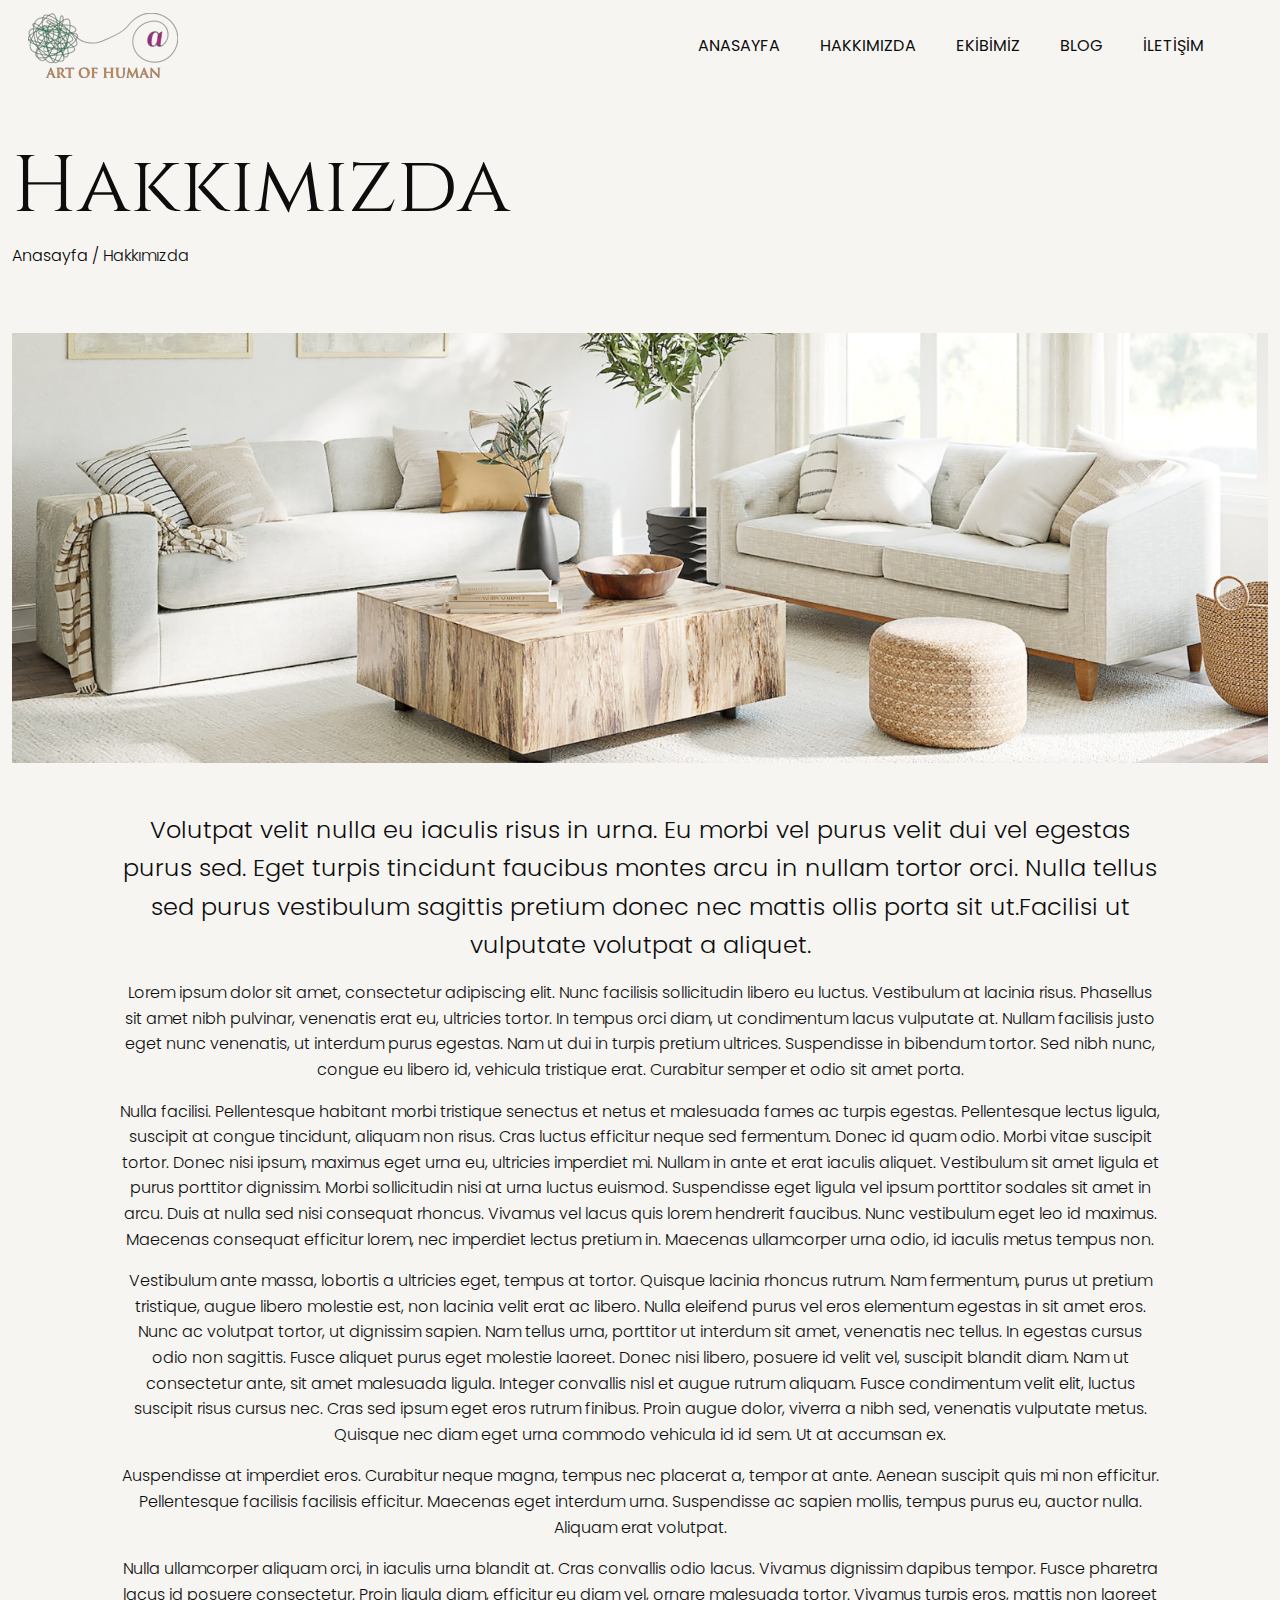
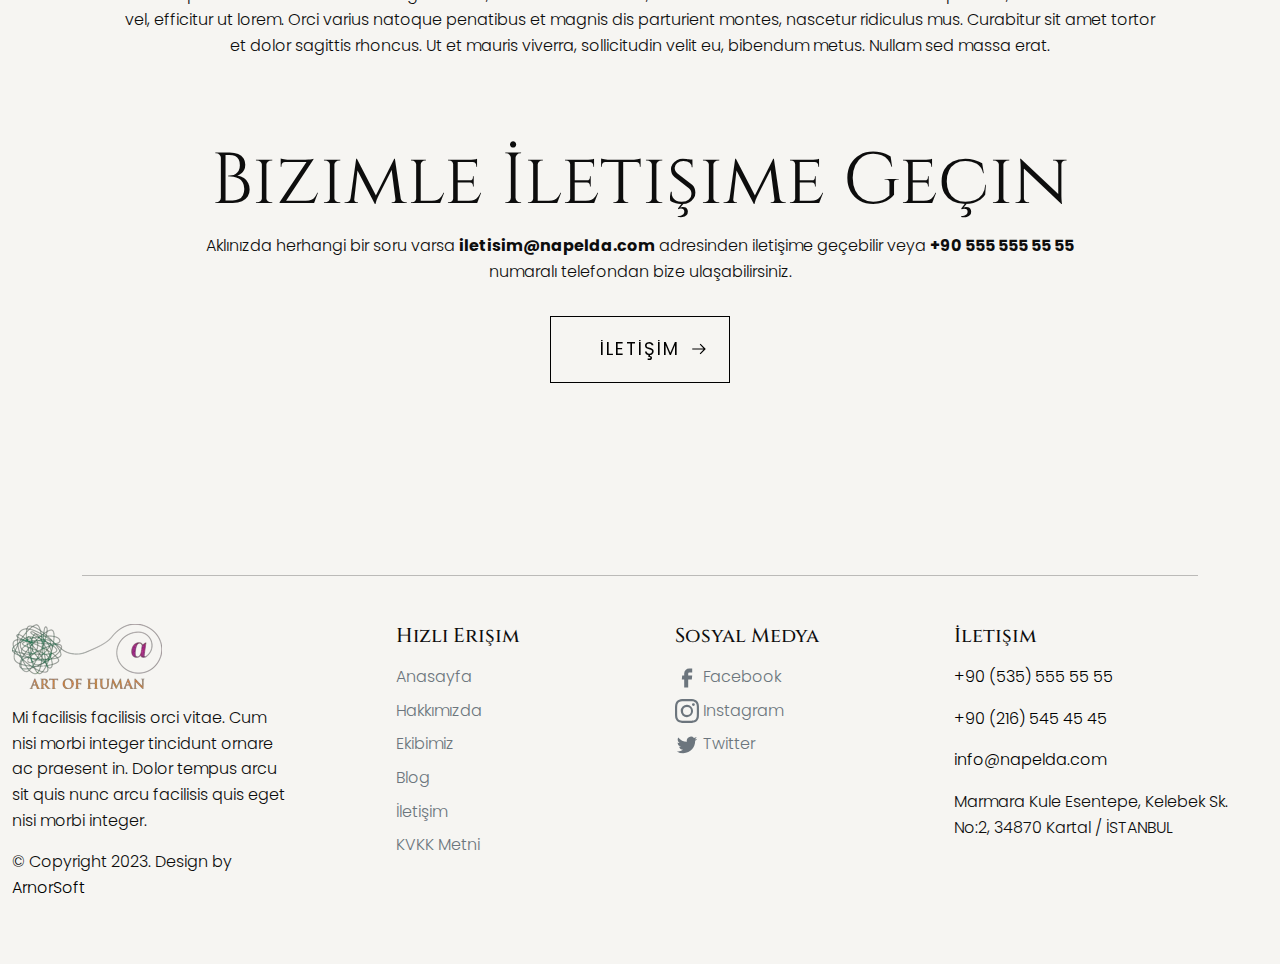
<file: hakkimizda.html>
<!DOCTYPE html>
<html>
  <head>
    <title>Napelda Psikoloji - Hakkımızda</title>
    <meta charset="utf-8">
    <meta http-equiv="X-UA-Compatible" content="IE=edge">
    <meta name="viewport" content="width=device-width, initial-scale=1.0">
    <meta name="format-detection" content="telephone=no">
    <meta name="apple-mobile-web-app-capable" content="yes">
    <meta name="author" content="">
    <meta name="keywords" content="">
    <meta name="description" content="">
    <link rel="stylesheet" type="text/css" href="css/bootstrap.min.css">
    <link rel="stylesheet" type="text/css" href="style.css">
    <link rel="stylesheet" href="https://cdn.jsdelivr.net/npm/swiper@9/swiper-bundle.min.css" />
    <link rel="preconnect" href="https://fonts.googleapis.com">
    <link rel="preconnect" href="https://fonts.gstatic.com" crossorigin>
    <link href="https://fonts.googleapis.com/css2?family=Cinzel:wght@400;500;600;700&family=Poppins:wght@200;300;400;500&display=swap" rel="stylesheet">
    <!-- script
    ================================================== -->
    <script src="js/modernizr.js"></script>
  </head>
  <body class="bg-body" data-bs-spy="scroll" data-bs-target="#navbar" data-bs-root-margin="0px 0px -40%" data-bs-smooth-scroll="true" tabindex="0">
    <svg xmlns="http://www.w3.org/2000/svg" style="display: none;">
      <symbol id="search" xmlns="http://www.w3.org/2000/svg" viewBox="0 0 32 32">
        <path fill="currentColor" d="M19 3C13.488 3 9 7.488 9 13c0 2.395.84 4.59 2.25 6.313L3.281 27.28l1.439 1.44l7.968-7.969A9.922 9.922 0 0 0 19 23c5.512 0 10-4.488 10-10S24.512 3 19 3zm0 2c4.43 0 8 3.57 8 8s-3.57 8-8 8s-8-3.57-8-8s3.57-8 8-8z" />
      </symbol>
      <symbol xmlns="http://www.w3.org/2000/svg" id="user" viewBox="0 0 16 16">
        <path d="M3 14s-1 0-1-1 1-4 6-4 6 3 6 4-1 1-1 1H3Zm5-6a3 3 0 1 0 0-6 3 3 0 0 0 0 6Z" />
      </symbol>
      <symbol xmlns="http://www.w3.org/2000/svg" id="cart" viewBox="0 0 16 16">
        <path d="M0 1.5A.5.5 0 0 1 .5 1H2a.5.5 0 0 1 .485.379L2.89 3H14.5a.5.5 0 0 1 .491.592l-1.5 8A.5.5 0 0 1 13 12H4a.5.5 0 0 1-.491-.408L2.01 3.607 1.61 2H.5a.5.5 0 0 1-.5-.5zM5 12a2 2 0 1 0 0 4 2 2 0 0 0 0-4zm7 0a2 2 0 1 0 0 4 2 2 0 0 0 0-4zm-7 1a1 1 0 1 1 0 2 1 1 0 0 1 0-2zm7 0a1 1 0 1 1 0 2 1 1 0 0 1 0-2z" />
      </symbol>
      <symbol xmlns="http://www.w3.org/2000/svg" id="nav-icon" viewBox="0 0 16 16">
        <path d="M14 10.5a.5.5 0 0 0-.5-.5h-3a.5.5 0 0 0 0 1h3a.5.5 0 0 0 .5-.5zm0-3a.5.5 0 0 0-.5-.5h-7a.5.5 0 0 0 0 1h7a.5.5 0 0 0 .5-.5zm0-3a.5.5 0 0 0-.5-.5h-11a.5.5 0 0 0 0 1h11a.5.5 0 0 0 .5-.5z" />
      </symbol>
      <symbol xmlns="http://www.w3.org/2000/svg" id="close" viewBox="0 0 16 16">
        <path d="M2.146 2.854a.5.5 0 1 1 .708-.708L8 7.293l5.146-5.147a.5.5 0 0 1 .708.708L8.707 8l5.147 5.146a.5.5 0 0 1-.708.708L8 8.707l-5.146 5.147a.5.5 0 0 1-.708-.708L7.293 8 2.146 2.854Z" />
      </symbol>
      <symbol xmlns="http://www.w3.org/2000/svg" id="navbar-icon" height="40" viewBox="0 -960 960 960" width="40">
        <path d="M173.667-279.333V-302.5h612.666v23.167H173.667Zm0-189.167v-23.167h612.666v23.167H173.667Zm0-189.167v-23.166h612.666v23.166H173.667Z"/>
      </symbol>
      <symbol xmlns="http://www.w3.org/2000/svg" id="expert" viewBox="0 0 15 15">
        <path fill="currentColor" fill-rule="evenodd" d="M7.5.875a3.625 3.625 0 0 0-1.006 7.109c-1.194.145-2.218.567-2.99 1.328c-.982.967-1.479 2.408-1.479 4.288a.475.475 0 1 0 .95 0c0-1.72.453-2.88 1.196-3.612c.744-.733 1.856-1.113 3.329-1.113s2.585.38 3.33 1.113c.742.733 1.195 1.892 1.195 3.612a.475.475 0 1 0 .95 0c0-1.88-.497-3.32-1.48-4.288c-.77-.76-1.795-1.183-2.989-1.328A3.627 3.627 0 0 0 7.5.875ZM4.825 4.5a2.675 2.675 0 1 1 5.35 0a2.675 2.675 0 0 1-5.35 0Z" clip-rule="evenodd" />
      </symbol>
      <symbol xmlns="http://www.w3.org/2000/svg" id="creative" viewBox="0 0 24 24">
        <path fill="currentColor" d="m18.85 10.39l1.06-1.06c.78-.78.78-2.05 0-2.83L18.5 5.09c-.78-.78-2.05-.78-2.83 0l-1.06 1.06l4.24 4.24zm-4.24 1.42L7.41 19H6v-1.41l7.19-7.19l1.42 1.41zm-1.42-4.25L4 16.76V21h4.24l9.19-9.19l-4.24-4.25zM19 17.5c0 2.19-2.54 3.5-5 3.5c-.55 0-1-.45-1-1s.45-1 1-1c1.54 0 3-.73 3-1.5c0-.47-.48-.87-1.23-1.2l1.48-1.48c1.07.63 1.75 1.47 1.75 2.68zM4.58 13.35C3.61 12.79 3 12.06 3 11c0-1.8 1.89-2.63 3.56-3.36C7.59 7.18 9 6.56 9 6c0-.41-.78-1-2-1c-1.26 0-1.8.61-1.83.64c-.35.41-.98.46-1.4.12a.992.992 0 0 1-.15-1.38C3.73 4.24 4.76 3 7 3s4 1.32 4 3c0 1.87-1.93 2.72-3.64 3.47C6.42 9.88 5 10.5 5 11c0 .31.43.6 1.07.86l-1.49 1.49z" />
      </symbol>
      <symbol xmlns="http://www.w3.org/2000/svg" id="dedicated" viewBox="0 0 24 24">
        <g id="feTarget0" fill="none" fill-rule="evenodd" stroke="none" stroke-width="1">
          <g id="feTarget1" fill="currentColor" fill-rule="nonzero">
            <path id="feTarget2" d="M19.938 13A8.004 8.004 0 0 1 13 19.938V22h-2v-2.062A8.004 8.004 0 0 1 4.062 13H2v-2h2.062A8.004 8.004 0 0 1 11 4.062V2h2v2.062A8.004 8.004 0 0 1 19.938 11H22v2h-2.062ZM12 18a6 6 0 1 0 0-12a6 6 0 0 0 0 12Zm0-3a3 3 0 1 0 0-6a3 3 0 0 0 0 6Z" />
          </g>
        </g>
      </symbol>
      <symbol xmlns="http://www.w3.org/2000/svg" id="shopping-cart" viewBox="0 0 512 496">
        <path fill="currentColor" d="M448 69H137l-3-12q-5-23-22.5-37.5T70 5H21q-9 0-15 6T0 27q0 9 6 15t15 6h49q19 0 22 17l49 256q6 21 23.5 34t38.5 13h202q10 0 16-6t6-15q0-22-22-22H203q-14 0-20-12l-2-9h214q20 0 36.5-12t22.5-31l58-123v-5q0-27-18.5-45.5T448 69zm-32 175v2q-3 15-21 15H173l-28-149h303q18 0 21 17zM256 432q0 18-12.5 30.5T213 475q-17 0-29.5-12.5T171 432t12.5-30.5T213 389q18 0 30.5 12.5T256 432zm171 0q0 18-12.5 30.5T384 475t-30.5-12.5T341 432t12.5-30.5T384 389t30.5 12.5T427 432z" />
      </symbol>
      <symbol xmlns="http://www.w3.org/2000/svg" id="arrow-right" viewBox="0 0 32 32">
        <path fill="currentColor" d="M18.719 6.781L17.28 8.22L24.063 15H4v2h20.063l-6.782 6.781l1.438 1.438l8.5-8.5l.687-.719l-.687-.719z" />
      </symbol>
      <symbol xmlns="http://www.w3.org/2000/svg" width="24" height="24"  id="facebook" viewBox="0 0 24 24">
        <path fill="currentColor" d="M9.198 21.5h4v-8.01h3.604l.396-3.98h-4V7.5a1 1 0 0 1 1-1h3v-4h-3a5 5 0 0 0-5 5v2.01h-2l-.396 3.98h2.396v8.01Z"/>
      </symbol>
      <symbol xmlns="http://www.w3.org/2000/svg" width="24" height="24" id="twitter" viewBox="0 0 24 24">
        <path fill="currentColor" d="M22.212 5.656a8.384 8.384 0 0 1-2.401.658A4.195 4.195 0 0 0 21.649 4c-.82.488-1.719.83-2.655 1.015a4.182 4.182 0 0 0-7.126 3.814a11.874 11.874 0 0 1-8.621-4.37a4.168 4.168 0 0 0-.566 2.103c0 1.45.739 2.731 1.86 3.481a4.169 4.169 0 0 1-1.894-.523v.051a4.185 4.185 0 0 0 3.355 4.102a4.205 4.205 0 0 1-1.89.072A4.185 4.185 0 0 0 8.02 16.65a8.394 8.394 0 0 1-6.192 1.732a11.831 11.831 0 0 0 6.41 1.88c7.694 0 11.9-6.373 11.9-11.9c0-.18-.004-.362-.012-.541a8.497 8.497 0 0 0 2.086-2.164Z"/>
      </symbol>
      <symbol xmlns="http://www.w3.org/2000/svg" width="24" height="24" id="instagram" viewBox="0 0 16 16">
        <path fill="currentColor" d="M8 0C5.829 0 5.556.01 4.703.048C3.85.088 3.269.222 2.76.42a3.917 3.917 0 0 0-1.417.923A3.927 3.927 0 0 0 .42 2.76C.222 3.268.087 3.85.048 4.7C.01 5.555 0 5.827 0 8.001c0 2.172.01 2.444.048 3.297c.04.852.174 1.433.372 1.942c.205.526.478.972.923 1.417c.444.445.89.719 1.416.923c.51.198 1.09.333 1.942.372C5.555 15.99 5.827 16 8 16s2.444-.01 3.298-.048c.851-.04 1.434-.174 1.943-.372a3.916 3.916 0 0 0 1.416-.923c.445-.445.718-.891.923-1.417c.197-.509.332-1.09.372-1.942C15.99 10.445 16 10.173 16 8s-.01-2.445-.048-3.299c-.04-.851-.175-1.433-.372-1.941a3.926 3.926 0 0 0-.923-1.417A3.911 3.911 0 0 0 13.24.42c-.51-.198-1.092-.333-1.943-.372C10.443.01 10.172 0 7.998 0h.003zm-.717 1.442h.718c2.136 0 2.389.007 3.232.046c.78.035 1.204.166 1.486.275c.373.145.64.319.92.599c.28.28.453.546.598.92c.11.281.24.705.275 1.485c.039.843.047 1.096.047 3.231s-.008 2.389-.047 3.232c-.035.78-.166 1.203-.275 1.485a2.47 2.47 0 0 1-.599.919c-.28.28-.546.453-.92.598c-.28.11-.704.24-1.485.276c-.843.038-1.096.047-3.232.047s-2.39-.009-3.233-.047c-.78-.036-1.203-.166-1.485-.276a2.478 2.478 0 0 1-.92-.598a2.48 2.48 0 0 1-.6-.92c-.109-.281-.24-.705-.275-1.485c-.038-.843-.046-1.096-.046-3.233c0-2.136.008-2.388.046-3.231c.036-.78.166-1.204.276-1.486c.145-.373.319-.64.599-.92c.28-.28.546-.453.92-.598c.282-.11.705-.24 1.485-.276c.738-.034 1.024-.044 2.515-.045v.002zm4.988 1.328a.96.96 0 1 0 0 1.92a.96.96 0 0 0 0-1.92zm-4.27 1.122a4.109 4.109 0 1 0 0 8.217a4.109 4.109 0 0 0 0-8.217zm0 1.441a2.667 2.667 0 1 1 0 5.334a2.667 2.667 0 0 1 0-5.334z"/>
      </symbol>
      <symbol xmlns="http://www.w3.org/2000/svg" id="arrow-right" viewBox="0 0 32 32">
        <path fill="currentColor" d="M18.719 6.781L17.28 8.22L24.063 15H4v2h20.063l-6.782 6.781l1.438 1.438l8.5-8.5l.687-.719l-.687-.719z" />
      </symbol>
    </svg>

    <div id="preloader">
      <span class="loader">
        <span class="loader-inner"></span>
      </span>
    </div>

    <!-- Navbar Starts -->
    <header id="header" class="site-header text-black">
      <nav id="header-nav" class="navbar navbar-expand-lg px-3 mb-3">
        <div class="container-fluid">
          <a class="navbar-brand" href="index.html">
            <img src="images/napeldapsikoloji-logo-sm.png" class="logo" style="height: 150; width: auto;"> <!-- MAIN LOGO -->
          </a>
          <button class="navbar-toggler d-flex d-lg-none order-3 p-2" type="button" data-bs-toggle="offcanvas" data-bs-target="#bdNavbar" aria-controls="bdNavbar" aria-expanded="false" aria-label="Toggle navigation">
            <svg class="navbar-icon" width="50" height="50">
              <use xlink:href="#navbar-icon"></use>
            </svg>
          </button>
          <div class="offcanvas offcanvas-end" tabindex="-1" id="bdNavbar" aria-labelledby="bdNavbarOffcanvasLabel">
            <div class="offcanvas-header px-4 pb-0">
              <a class="navbar-brand" href="index.html">
                <img src="images/napeldapsikoloji-logo-sm.png" class="logo" style="height: 150; width: auto;">
              </a>
              <button type="button" class="btn-close btn-close-black" data-bs-dismiss="offcanvas" aria-label="Close" data-bs-target="#bdNavbar"></button>
            </div>
            <div class="offcanvas-body">
              <ul id="navbar" class="navbar-nav justify-content-end align-items-center flex-grow-1 pe-3">
                <li class="nav-item">
                  <a class="nav-link me-4" href="index.html">ANASAYFA</a>
                </li>
                <li class="nav-item">
                  <a class="nav-link me-4" href="hakkimizda.html">HAKKIMIZDA</a>
                </li>
                <li class="nav-item">
                  <a class="nav-link me-4" href="ekibimiz.html">EKİBİMİZ</a>
                </li>
                <li class="nav-item">
                  <a class="nav-link me-4" href="blog.html">BLOG</a>
                </li>
                <li class="nav-item">
                  <a class="nav-link me-4" href="iletisim.html">İLETİŞİM</a>
                </li>
              </ul>
            </div>
          </div>
        </div>
      </nav>    
    </header>
    <!-- Navbar Ends -->
    
    <section class="hero-section d-flex align-items-center mt-5">
      <div class="container-fluid">
        <div class="row">
          <div class="hero-content align-items-center">
            <h1 class="display-1">Hakkımızda</h1>
            <div class="breadcrumbs">
              <span class="item">
                <a href="index.html">Anasayfa /</a>
              </span>
              <span class="item">Hakkımızda</span>
            </div>
          </div>
        </div>
      </div>
    </section>

    <section id="about-us" class="padding-medium">
      <div class="container-fluid">
        <div class="row">
          <img src="images/hero-image1.jpg" alt="about-us" class="img-fluid">
            <div class="col-lg-10 mx-auto text-center pt-5">
              <blockquote class="fs-4">Volutpat velit nulla eu iaculis risus in urna. Eu morbi vel purus velit dui vel egestas purus sed. Eget turpis tincidunt faucibus montes arcu in nullam tortor orci. Nulla tellus sed purus vestibulum sagittis pretium donec nec mattis ollis porta sit ut.Facilisi ut vulputate volutpat a aliquet.</blockquote>

              <p>
                Lorem ipsum dolor sit amet, consectetur adipiscing elit. Nunc facilisis sollicitudin libero eu luctus. Vestibulum at lacinia risus. Phasellus sit amet nibh pulvinar, venenatis erat eu, ultricies tortor. In tempus orci diam, ut condimentum lacus vulputate at. Nullam facilisis justo eget nunc venenatis, ut interdum purus egestas. Nam ut dui in turpis pretium ultrices. Suspendisse in bibendum tortor. Sed nibh nunc, congue eu libero id, vehicula tristique erat. Curabitur semper et odio sit amet porta.
              </p>
              <p>
                Nulla facilisi. Pellentesque habitant morbi tristique senectus et netus et malesuada fames ac turpis egestas. Pellentesque lectus ligula, suscipit at congue tincidunt, aliquam non risus. Cras luctus efficitur neque sed fermentum. Donec id quam odio. Morbi vitae suscipit tortor. Donec nisi ipsum, maximus eget urna eu, ultricies imperdiet mi. Nullam in ante et erat iaculis aliquet. Vestibulum sit amet ligula et purus porttitor dignissim. Morbi sollicitudin nisi at urna luctus euismod. Suspendisse eget ligula vel ipsum porttitor sodales sit amet in arcu. Duis at nulla sed nisi consequat rhoncus. Vivamus vel lacus quis lorem hendrerit faucibus. Nunc vestibulum eget leo id maximus. Maecenas consequat efficitur lorem, nec imperdiet lectus pretium in. Maecenas ullamcorper urna odio, id iaculis metus tempus non.              </p>
              <p>
                Vestibulum ante massa, lobortis a ultricies eget, tempus at tortor. Quisque lacinia rhoncus rutrum. Nam fermentum, purus ut pretium tristique, augue libero molestie est, non lacinia velit erat ac libero. Nulla eleifend purus vel eros elementum egestas in sit amet eros. Nunc ac volutpat tortor, ut dignissim sapien. Nam tellus urna, porttitor ut interdum sit amet, venenatis nec tellus. In egestas cursus odio non sagittis. Fusce aliquet purus eget molestie laoreet. Donec nisi libero, posuere id velit vel, suscipit blandit diam. Nam ut consectetur ante, sit amet malesuada ligula. Integer convallis nisl et augue rutrum aliquam. Fusce condimentum velit elit, luctus suscipit risus cursus nec. Cras sed ipsum eget eros rutrum finibus. Proin augue dolor, viverra a nibh sed, venenatis vulputate metus. Quisque nec diam eget urna commodo vehicula id id sem. Ut at accumsan ex.
              </p>
              <p>
                Auspendisse at imperdiet eros. Curabitur neque magna, tempus nec placerat a, tempor at ante. Aenean suscipit quis mi non efficitur. Pellentesque facilisis facilisis efficitur. Maecenas eget interdum urna. Suspendisse ac sapien mollis, tempus purus eu, auctor nulla. Aliquam erat volutpat.
              </p>
              <p>
                Nulla ullamcorper aliquam orci, in iaculis urna blandit at. Cras convallis odio lacus. Vivamus dignissim dapibus tempor. Fusce pharetra lacus id posuere consectetur. Proin ligula diam, efficitur eu diam vel, ornare malesuada tortor. Vivamus turpis eros, mattis non laoreet vel, efficitur ut lorem. Orci varius natoque penatibus et magnis dis parturient montes, nascetur ridiculus mus. Curabitur sit amet tortor et dolor sagittis rhoncus. Ut et mauris viverra, sollicitudin velit eu, bibendum metus. Nullam sed massa erat.
              </p>    
                
            </div>
        </div>
      </div>
    </section>

    <section id="contact" class="padding-large pt-0">
      <div class="container">
        <div class="row text-center justify-content-center">
          <div class="col-lg-10">
            <div class="display-header">
              <h2 class="display-2">Bizimle İletişime Geçin</h2>
              <p>Aklınızda herhangi bir soru varsa <strong>iletisim@napelda.com</strong> adresinden iletişime geçebilir veya <strong>+90 555 555 55 55</strong> numaralı telefondan bize ulaşabilirsiniz. </p>
            </div>
            <div class="btn-center">
              <a href="iletisim.html" class="btn btn-medium btn-arrow outline-dark position-relative mt-3">
                <span class="text-uppercase">İLETİŞİM</span>            
                <svg class="arrow-right position-absolute" width="18" height="20">
                  <use xlink:href="#arrow-right"></use>
                </svg>
              </a> 
            </div>
          </div>
        </div>
      </div>
    </section>

<!--Footer Start-->
<footer id="footer" class="overflow-hidden padding-small">
  <div class="container margin-small">
    <hr>
  </div>
  <div class="container-fluid">
    <div class="row">
      <div class="row d-flex flex-wrap justify-content-between">
        <div class="col-lg-3 col-sm-6 pb-3 pe-4">
          <div class="footer-menu">
            <img src="images/napeldapsikoloji-logo-sm.png" class="pb-3" style="height: 150; width: auto;"> <!-- MAIN LOGO -->

            <p>Mi facilisis facilisis orci vitae. Cum nisi morbi integer tincidunt ornare ac praesent in. Dolor tempus arcu sit quis nunc arcu facilisis quis eget nisi morbi integer.</p>
          </div>
          <div class="copyright">
            <p>© Copyright 2023. Design by <a href="#">ArnorSoft</a>
            </p>
          </div>
        </div>
        <div class="col-lg-2 col-sm-6 pb-3">
          <div class="footer-menu ">
            <h5 class="widget-title pb-2">Hızlı Erişim</h5>
            <ul class="menu-list list-unstyled ">
              <li class="menu-item pb-2 ">
                <a href="index.html" class="text-secondary">Anasayfa</a>
              </li>
              <li class="menu-item pb-2">
                <a href="hakkimizda.html" class="text-secondary">Hakkımızda</a>
              </li>
              <li class="menu-item pb-2">
                <a href="ekibimiz.html" class="text-secondary">Ekibimiz</a>
              </li>
              <li class="menu-item pb-2">
                <a href="blog.html" class="text-secondary">Blog</a>
              </li>
              <li class="menu-item pb-2">
                <a href="iletisim.html" class="text-secondary">İletişim</a>
              </li>
              <li class="menu-item pb-2">
                <a href="kvkk.html" class="text-secondary">KVKK Metni</a>
              </li>
            </ul>
          </div>
        </div>
        <div class="col-lg-2 col-sm-6 pb-3">
          <div class="footer-menu">
            <h5 class="widget-title pb-2">Sosyal Medya</h5>
            <div class="social-links">
              <ul class="list-unstyled">
                <li class="pb-2">
                  <a href="#" class="text-secondary">
                    <svg width="24" height="24" viewBox="0 0 24 24"><use xlink:href="#facebook"></use></svg> Facebook
                  </a>
                </li>
                <li class="pb-2">
                  <a href="#" class="text-secondary">
                    
                    <svg width="24" height="24" viewBox="0 0 24 24"><use xlink:href="#instagram"></use></svg> Instagram
                  </a>
                </li>
                <li class="pb-2">
                  <a href="#" class="text-secondary">
                    
                    <svg width="24" height="24" viewBox="0 0 24 24"><use xlink:href="#twitter"></use></svg> Twitter
                  </a>
                </li>
              </ul>
            </div>
          </div>
        </div>
        <div class="col-lg-3 col-sm-6">
          <div class="footer-menu contact-item">
            <h5 class="widget-title pb-2">İletişim</h5>
            <p><a href="">+90 (535) 555 55 55 </a></p>
            <p><a href="">+90 (216) 545 45 45</a></p>
            <p><a href="mailto:">info@napelda.com</a></p>
            <p>Marmara Kule
              Esentepe, Kelebek Sk. No:2, 34870 Kartal / İSTANBUL</p>
          </div>
        </div>
      </div>
    </div>
  </div>
</footer>
<!--Footer Ends-->

    <script src="js/jquery-1.11.0.min.js"></script>
    <script src="https://cdn.jsdelivr.net/npm/swiper/swiper-bundle.min.js"></script>
    <script type="text/javascript" src="js/bootstrap.bundle.min.js"></script>
    <script type="text/javascript" src="js/plugins.js"></script>
    <script type="text/javascript" src="js/script.js"></script>
  </body>
</html>
</file>
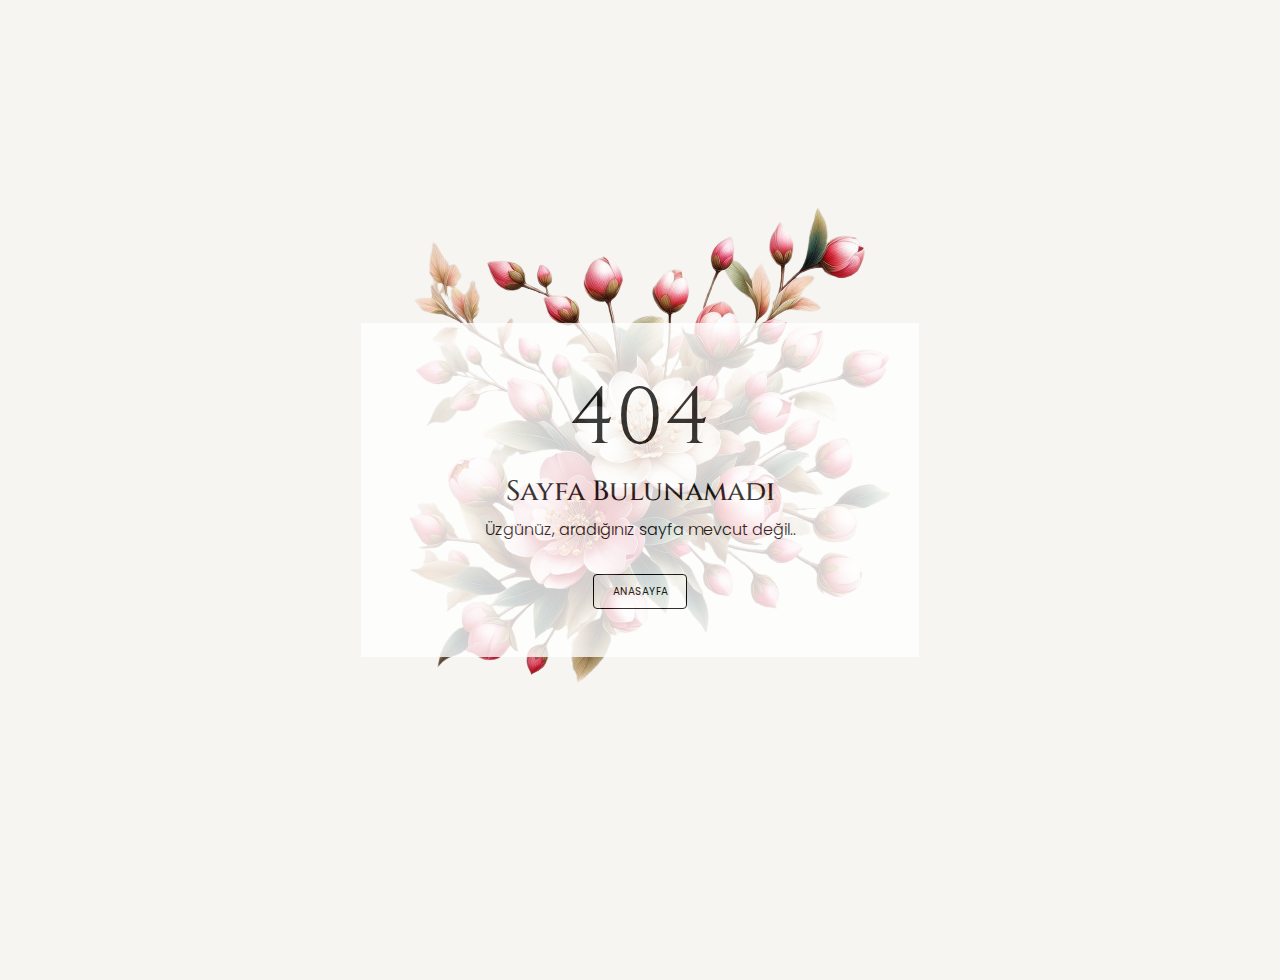
<file: hata.html>
<!DOCTYPE html>
<html>
  <head>
    <title>Napelda Psikoloji - Hata</title>
    <meta charset="utf-8">
    <meta http-equiv="X-UA-Compatible" content="IE=edge">
    <meta name="viewport" content="width=device-width, initial-scale=1.0">
    <meta name="format-detection" content="telephone=no">
    <meta name="apple-mobile-web-app-capable" content="yes">
    <meta name="author" content="">
    <meta name="keywords" content="">
    <meta name="description" content="">
    <link rel="stylesheet" type="text/css" href="css/bootstrap.min.css">
    <link rel="stylesheet" type="text/css" href="style.css">
    <link rel="preconnect" href="https://fonts.googleapis.com">
    <link rel="preconnect" href="https://fonts.gstatic.com" crossorigin>
    <link href="https://fonts.googleapis.com/css2?family=Cinzel:wght@400;500;600;700&family=Poppins:wght@200;300;400;500&display=swap" rel="stylesheet">
    <!-- script
    ================================================== -->
    <script src="js/modernizr.js"></script>
   </head>
  <body class="bg-body">

    <div class="error-page d-flex align-items-center justify-content-center" style="background-image: url(images/napeldapsikoloji-billboard-main.png); width: 100%; height: 980px; background-repeat: no-repeat; ">
      <div class="container">
          <div class="col-lg-6 mx-auto">
              <div class="page-content bg-light p-5 text-center" style="opacity: 0.8;">
                  <h1 class="display-1">404</h1>
                  <h3>Sayfa Bulunamadı</h1>
                  <p>Üzgünüz, aradığınız sayfa mevcut değil..</p>
                  <a href="index.html" class="btn btn-outline-dark btn-small text-uppercase mt-3">Anasayfa</a>
              </div>
          </div>
      </div>
  </div>

    </div>

    <script src="js/jquery-1.11.0.min.js"></script>
    <script src="https://cdn.jsdelivr.net/npm/swiper/swiper-bundle.min.js"></script>
    <script type="text/javascript" src="js/bootstrap.bundle.min.js"></script>
    <script type="text/javascript" src="js/plugins.js"></script>
    <script type="text/javascript" src="js/script.js"></script>
  </body>
</html>
</file>
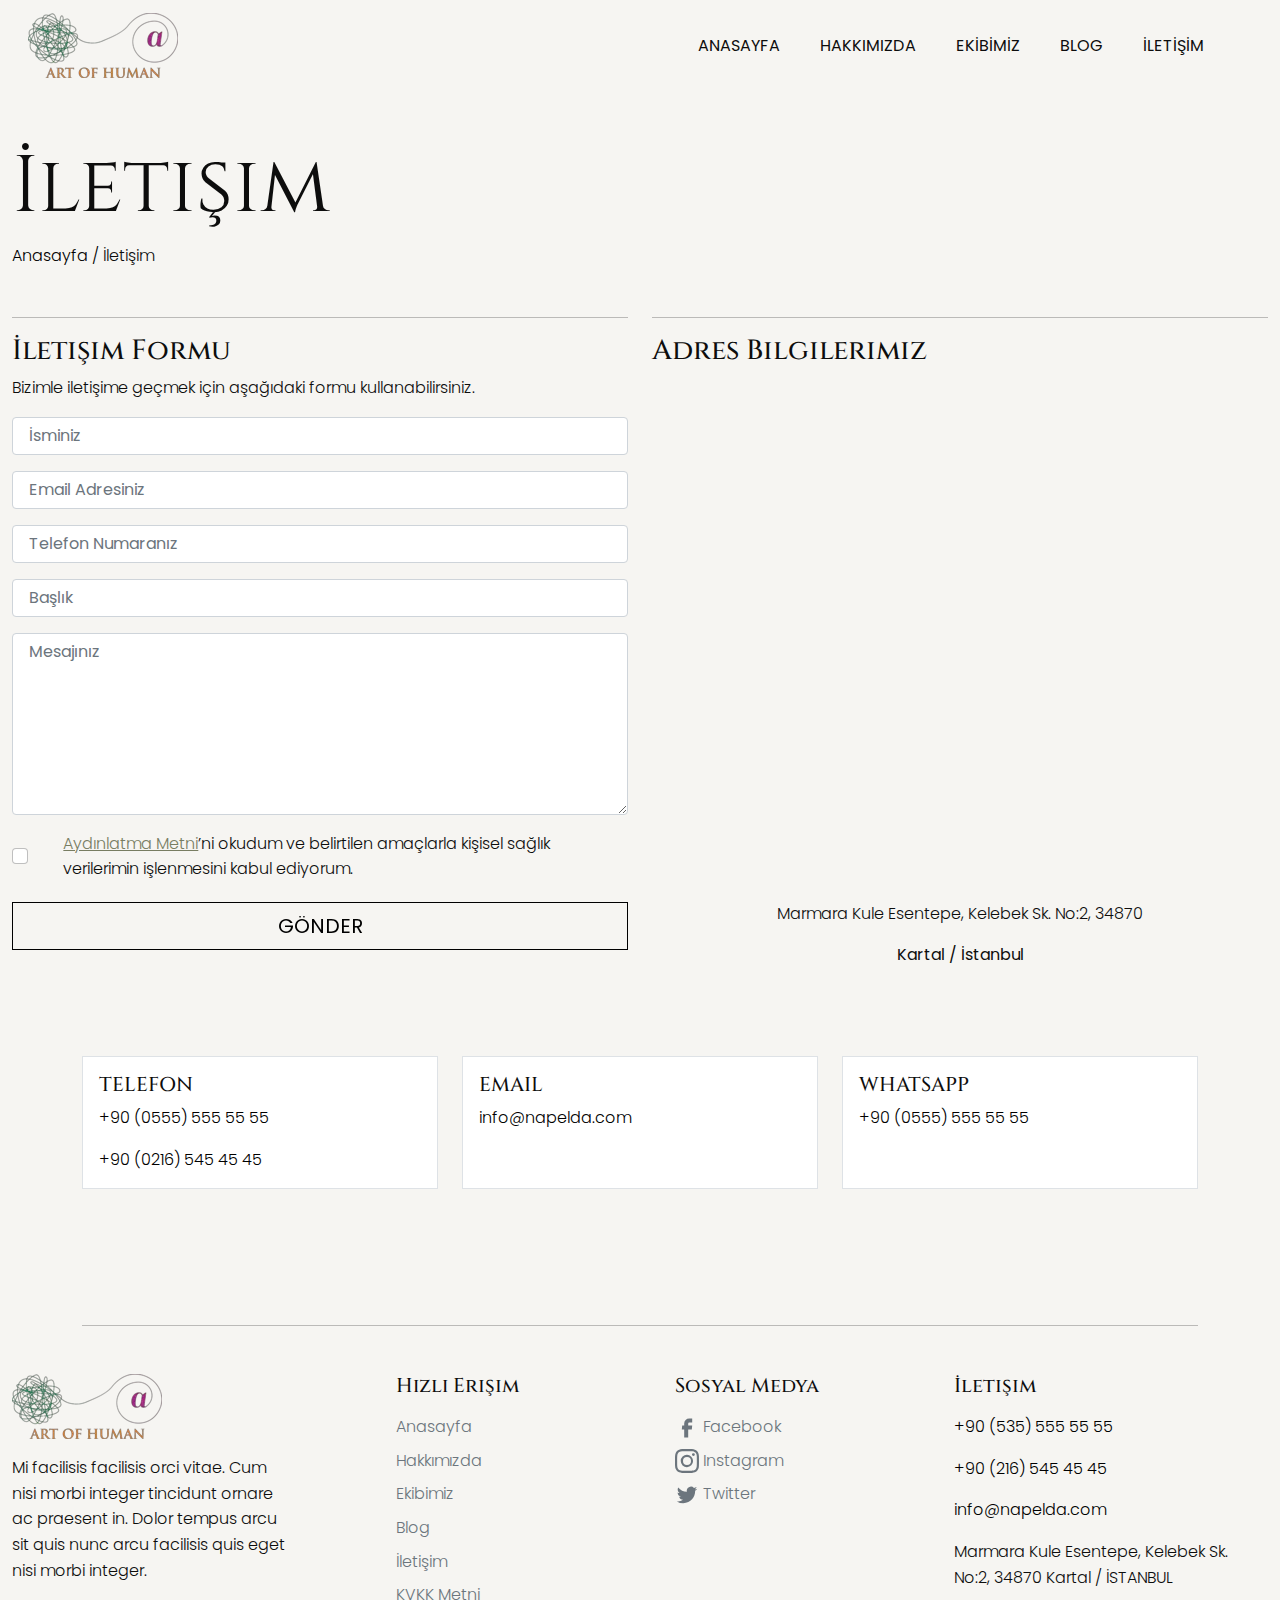
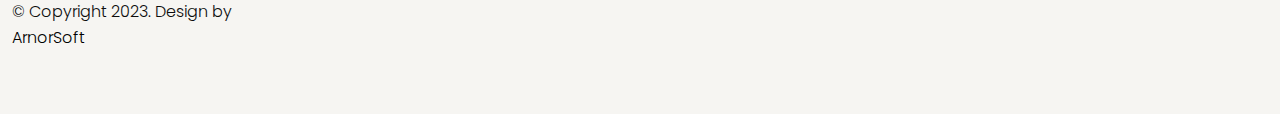
<file: iletisim.html>
<!DOCTYPE html>
<html>
  <head>
    <title>Napelda Psikoloji - İletişim</title>
    <meta charset="utf-8">
    <meta http-equiv="X-UA-Compatible" content="IE=edge">
    <meta name="viewport" content="width=device-width, initial-scale=1.0">
    <meta name="format-detection" content="telephone=no">
    <meta name="apple-mobile-web-app-capable" content="yes">
    <meta name="author" content="">
    <meta name="keywords" content="">
    <meta name="description" content="">
    <link rel="stylesheet" type="text/css" href="css/bootstrap.min.css">
    <link rel="stylesheet" type="text/css" href="style.css">
    <link rel="stylesheet" href="https://cdn.jsdelivr.net/npm/swiper@9/swiper-bundle.min.css" />
    <link rel="preconnect" href="https://fonts.googleapis.com">
    <link rel="preconnect" href="https://fonts.gstatic.com" crossorigin>
    <link href="https://fonts.googleapis.com/css2?family=Cinzel:wght@400;500;600;700&family=Poppins:wght@200;300;400;500&display=swap" rel="stylesheet">
    <!-- script
    ================================================== -->
    <script src="js/modernizr.js"></script>
  </head>
  <body class="bg-body" data-bs-spy="scroll" data-bs-target="#navbar" data-bs-root-margin="0px 0px -40%" data-bs-smooth-scroll="true" tabindex="0">
    <svg xmlns="http://www.w3.org/2000/svg" style="display: none;">
      <symbol id="search" xmlns="http://www.w3.org/2000/svg" viewBox="0 0 32 32">
        <title>Search</title>
        <path fill="currentColor" d="M19 3C13.488 3 9 7.488 9 13c0 2.395.84 4.59 2.25 6.313L3.281 27.28l1.439 1.44l7.968-7.969A9.922 9.922 0 0 0 19 23c5.512 0 10-4.488 10-10S24.512 3 19 3zm0 2c4.43 0 8 3.57 8 8s-3.57 8-8 8s-8-3.57-8-8s3.57-8 8-8z" />
      </symbol>
      <symbol xmlns="http://www.w3.org/2000/svg" id="user" viewBox="0 0 16 16">
        <path d="M3 14s-1 0-1-1 1-4 6-4 6 3 6 4-1 1-1 1H3Zm5-6a3 3 0 1 0 0-6 3 3 0 0 0 0 6Z" />
      </symbol>
      <symbol xmlns="http://www.w3.org/2000/svg" id="cart" viewBox="0 0 16 16">
        <path d="M0 1.5A.5.5 0 0 1 .5 1H2a.5.5 0 0 1 .485.379L2.89 3H14.5a.5.5 0 0 1 .491.592l-1.5 8A.5.5 0 0 1 13 12H4a.5.5 0 0 1-.491-.408L2.01 3.607 1.61 2H.5a.5.5 0 0 1-.5-.5zM5 12a2 2 0 1 0 0 4 2 2 0 0 0 0-4zm7 0a2 2 0 1 0 0 4 2 2 0 0 0 0-4zm-7 1a1 1 0 1 1 0 2 1 1 0 0 1 0-2zm7 0a1 1 0 1 1 0 2 1 1 0 0 1 0-2z" />
      </symbol>
      <symbol xmlns="http://www.w3.org/2000/svg" id="nav-icon" viewBox="0 0 16 16">
        <path d="M14 10.5a.5.5 0 0 0-.5-.5h-3a.5.5 0 0 0 0 1h3a.5.5 0 0 0 .5-.5zm0-3a.5.5 0 0 0-.5-.5h-7a.5.5 0 0 0 0 1h7a.5.5 0 0 0 .5-.5zm0-3a.5.5 0 0 0-.5-.5h-11a.5.5 0 0 0 0 1h11a.5.5 0 0 0 .5-.5z" />
      </symbol>
      <symbol xmlns="http://www.w3.org/2000/svg" id="close" viewBox="0 0 16 16">
        <path d="M2.146 2.854a.5.5 0 1 1 .708-.708L8 7.293l5.146-5.147a.5.5 0 0 1 .708.708L8.707 8l5.147 5.146a.5.5 0 0 1-.708.708L8 8.707l-5.146 5.147a.5.5 0 0 1-.708-.708L7.293 8 2.146 2.854Z" />
      </symbol>
      <symbol xmlns="http://www.w3.org/2000/svg" id="navbar-icon" height="40" viewBox="0 -960 960 960" width="40">
        <path d="M173.667-279.333V-302.5h612.666v23.167H173.667Zm0-189.167v-23.167h612.666v23.167H173.667Zm0-189.167v-23.166h612.666v23.166H173.667Z"/>
      </symbol>
      <symbol xmlns="http://www.w3.org/2000/svg" width="24" height="24"  id="facebook" viewBox="0 0 24 24">
        <path fill="currentColor" d="M9.198 21.5h4v-8.01h3.604l.396-3.98h-4V7.5a1 1 0 0 1 1-1h3v-4h-3a5 5 0 0 0-5 5v2.01h-2l-.396 3.98h2.396v8.01Z"/>
      </symbol>
      <symbol xmlns="http://www.w3.org/2000/svg" width="24" height="24" id="twitter" viewBox="0 0 24 24">
        <path fill="currentColor" d="M22.212 5.656a8.384 8.384 0 0 1-2.401.658A4.195 4.195 0 0 0 21.649 4c-.82.488-1.719.83-2.655 1.015a4.182 4.182 0 0 0-7.126 3.814a11.874 11.874 0 0 1-8.621-4.37a4.168 4.168 0 0 0-.566 2.103c0 1.45.739 2.731 1.86 3.481a4.169 4.169 0 0 1-1.894-.523v.051a4.185 4.185 0 0 0 3.355 4.102a4.205 4.205 0 0 1-1.89.072A4.185 4.185 0 0 0 8.02 16.65a8.394 8.394 0 0 1-6.192 1.732a11.831 11.831 0 0 0 6.41 1.88c7.694 0 11.9-6.373 11.9-11.9c0-.18-.004-.362-.012-.541a8.497 8.497 0 0 0 2.086-2.164Z"/>
      </symbol>
      <symbol xmlns="http://www.w3.org/2000/svg" width="26" height="26" id="youtube" viewBox="0 0 16 16">
        <path fill="currentColor" d="M8.051 1.999h.089c.822.003 4.987.033 6.11.335a2.01 2.01 0 0 1 1.415 1.42c.101.38.172.883.22 1.402l.01.104l.022.26l.008.104c.065.914.073 1.77.074 1.957v.075c-.001.194-.01 1.108-.082 2.06l-.008.105l-.009.104c-.05.572-.124 1.14-.235 1.558a2.007 2.007 0 0 1-1.415 1.42c-1.16.312-5.569.334-6.18.335h-.142c-.309 0-1.587-.006-2.927-.052l-.17-.006l-.087-.004l-.171-.007l-.171-.007c-1.11-.049-2.167-.128-2.654-.26a2.007 2.007 0 0 1-1.415-1.419c-.111-.417-.185-.986-.235-1.558L.09 9.82l-.008-.104A31.4 31.4 0 0 1 0 7.68v-.123c.002-.215.01-.958.064-1.778l.007-.103l.003-.052l.008-.104l.022-.26l.01-.104c.048-.519.119-1.023.22-1.402a2.007 2.007 0 0 1 1.415-1.42c.487-.13 1.544-.21 2.654-.26l.17-.007l.172-.006l.086-.003l.171-.007A99.788 99.788 0 0 1 7.858 2h.193zM6.4 5.209v4.818l4.157-2.408L6.4 5.209z"/>
      </symbol>
      <symbol xmlns="http://www.w3.org/2000/svg" width="24" height="24" id="instagram" viewBox="0 0 16 16">
        <path fill="currentColor" d="M8 0C5.829 0 5.556.01 4.703.048C3.85.088 3.269.222 2.76.42a3.917 3.917 0 0 0-1.417.923A3.927 3.927 0 0 0 .42 2.76C.222 3.268.087 3.85.048 4.7C.01 5.555 0 5.827 0 8.001c0 2.172.01 2.444.048 3.297c.04.852.174 1.433.372 1.942c.205.526.478.972.923 1.417c.444.445.89.719 1.416.923c.51.198 1.09.333 1.942.372C5.555 15.99 5.827 16 8 16s2.444-.01 3.298-.048c.851-.04 1.434-.174 1.943-.372a3.916 3.916 0 0 0 1.416-.923c.445-.445.718-.891.923-1.417c.197-.509.332-1.09.372-1.942C15.99 10.445 16 10.173 16 8s-.01-2.445-.048-3.299c-.04-.851-.175-1.433-.372-1.941a3.926 3.926 0 0 0-.923-1.417A3.911 3.911 0 0 0 13.24.42c-.51-.198-1.092-.333-1.943-.372C10.443.01 10.172 0 7.998 0h.003zm-.717 1.442h.718c2.136 0 2.389.007 3.232.046c.78.035 1.204.166 1.486.275c.373.145.64.319.92.599c.28.28.453.546.598.92c.11.281.24.705.275 1.485c.039.843.047 1.096.047 3.231s-.008 2.389-.047 3.232c-.035.78-.166 1.203-.275 1.485a2.47 2.47 0 0 1-.599.919c-.28.28-.546.453-.92.598c-.28.11-.704.24-1.485.276c-.843.038-1.096.047-3.232.047s-2.39-.009-3.233-.047c-.78-.036-1.203-.166-1.485-.276a2.478 2.478 0 0 1-.92-.598a2.48 2.48 0 0 1-.6-.92c-.109-.281-.24-.705-.275-1.485c-.038-.843-.046-1.096-.046-3.233c0-2.136.008-2.388.046-3.231c.036-.78.166-1.204.276-1.486c.145-.373.319-.64.599-.92c.28-.28.546-.453.92-.598c.282-.11.705-.24 1.485-.276c.738-.034 1.024-.044 2.515-.045v.002zm4.988 1.328a.96.96 0 1 0 0 1.92a.96.96 0 0 0 0-1.92zm-4.27 1.122a4.109 4.109 0 1 0 0 8.217a4.109 4.109 0 0 0 0-8.217zm0 1.441a2.667 2.667 0 1 1 0 5.334a2.667 2.667 0 0 1 0-5.334z"/>
      </symbol>
    </svg>

    <div id="preloader">
      <span class="loader">
        <span class="loader-inner"></span>
      </span>
    </div>

    <!-- Navbar Starts -->
    <header id="header" class="site-header text-black">
      <nav id="header-nav" class="navbar navbar-expand-lg px-3 mb-3">
        <div class="container-fluid">
          <a class="navbar-brand" href="index.html">
            <img src="images/napeldapsikoloji-logo-sm.png" class="logo" style="height: 150; width: auto;"> <!-- MAIN LOGO -->
          </a>
          <button class="navbar-toggler d-flex d-lg-none order-3 p-2" type="button" data-bs-toggle="offcanvas" data-bs-target="#bdNavbar" aria-controls="bdNavbar" aria-expanded="false" aria-label="Toggle navigation">
            <svg class="navbar-icon" width="50" height="50">
              <use xlink:href="#navbar-icon"></use>
            </svg>
          </button>
          <div class="offcanvas offcanvas-end" tabindex="-1" id="bdNavbar" aria-labelledby="bdNavbarOffcanvasLabel">
            <div class="offcanvas-header px-4 pb-0">
              <a class="navbar-brand" href="index.html">
                <img src="images/napeldapsikoloji-logo-sm.png" class="logo" style="height: 150; width: auto;">
              </a>
              <button type="button" class="btn-close btn-close-black" data-bs-dismiss="offcanvas" aria-label="Close" data-bs-target="#bdNavbar"></button>
            </div>
            <div class="offcanvas-body">
              <ul id="navbar" class="navbar-nav justify-content-end align-items-center flex-grow-1 pe-3">
                <li class="nav-item">
                  <a class="nav-link me-4" href="index.html">ANASAYFA</a>
                </li>
                <li class="nav-item">
                  <a class="nav-link me-4" href="hakkimizda.html">HAKKIMIZDA</a>
                </li>
                <li class="nav-item">
                  <a class="nav-link me-4" href="ekibimiz.html">EKİBİMİZ</a>
                </li>
                <li class="nav-item">
                  <a class="nav-link me-4" href="blog.html">BLOG</a>
                </li>
                <li class="nav-item">
                  <a class="nav-link me-4" href="iletisim.html">İLETİŞİM</a>
                </li>
              </ul>
            </div>
          </div>
        </div>
      </nav>    
    </header>
    <!-- Navbar Ends -->

    <section class="hero-section d-flex align-items-center mt-5">
      <div class="container-fluid">
        <div class="row">
          <div class="hero-content align-items-center">
            <h1 class="display-1">İletişim</h1>
              <div class="breadcrumbs">
                <span class="item">
                  <a href="index.html">Anasayfa /</a>
                </span> 
                <span class="item">İletişim</span>
              </div>
          </div>
        </div>
      </div>
    </section>
  
    <section class="contact-us-wrap">
        <div class="container-fluid">
          <div class="row">

            <div class="inquiry-item col-md-6 padding-small">
              <hr>
              <h2 class="fs-3 ">İletişim Formu</h2>
              <p>Bizimle iletişime geçmek için aşağıdaki formu kullanabilirsiniz.</p>
              <form id="form" class="form-group flex-wrap">
                <div class="form-input col-lg-12 mb-3">
                  <input type="text" name="email" placeholder="İsminiz" class="form-control ps-3 me-3 mb-3">
                  <input type="text" name="email" placeholder="Email Adresiniz" class="form-control ps-3">
                </div>
                <div class="col-lg-12 mb-3">
                  <input type="text" name="email" placeholder="Telefon Numaranız" class="form-control ps-3">
                </div>
                <div class="col-lg-12 mb-3">
                  <input type="text" name="email" placeholder="Başlık" class="form-control ps-3">
                </div>
                <div class="col-lg-12 mb-3">
                  <textarea placeholder="Mesajınız" class="form-control ps-3" rows="7"></textarea>
                </div>
                <div class="col-lg-12 mb-3 row d-flex align-items-center">
                  <div class="col-1">  
                    <input class="form-check-input" type="checkbox" value="" id="flexCheckDefault">
                  </div>
                  <div class="col-11">  
                    <label for="kkvk-approval"><a href="kvkk.html" target="_blank" style="color: #787D62; text-decoration: underline;">Aydınlatma Metni</a>’ni okudum ve belirtilen amaçlarla kişisel sağlık verilerimin işlenmesini kabul ediyorum.</label>
                  </div>  
                  
                </div>
                <div class="d-grid">
                  <a href="iletisim.html" class="btn btn-lg btn-arrow outline-dark position-relative mt-1">
                    <span class="text-uppercase">Gönder</span>            
                    <svg class="position-absolute" width="18" height="20">
                      <use xlink:href="#arrow-right"></use>
                    </svg>
                  </a> 
                </div>
              </form>
            </div>
            <div class="contact-info col-md-6 padding-small">
              <hr>
              <h2 class="fs-3 mb-5">Adres Bilgilerimiz</h2>

              <div class="page-content text-center" >
                <iframe src="https://www.google.com/maps/embed?pb=!1m18!1m12!1m3!1d3015.236545915995!2d29.194778612385985!3d40.91055907124493!2m3!1f0!2f0!3f0!3m2!1i1024!2i768!4f13.1!3m3!1m2!1s0x14cac491fe919315%3A0xd0716a714b9914a9!2sMarmara%20Kule!5e0!3m2!1str!2str!4v1702289519824!5m2!1str!2str" width="100%" height="470px" style="border:0;" allowfullscreen="" loading="lazy" referrerpolicy="no-referrer-when-downgrade" class="mb-2"></iframe>
                <p style="font-weight: 300;">
                  Marmara Kule
                  Esentepe, Kelebek Sk. No:2, 34870 
                </p>
                <p style="font-weight: 400;">
                  Kartal / İstanbul
                </p>
              </div>
            </div>
          </div>
        </div>
    </section>
    
    <section class="contact-list py-2">
      <div class="container  padding-small">
        <div class="row">
          <div class="col-lg-4 col-md-6 mb-3">
            <div class="content-box border pt-3 ps-3 bg-light" style="height: 100%;">
              <h5 class="element-title text-uppercase">Telefon</h5>
              <div class="email-address">
                <p><a href="#">+90 (0555) 555 55 55</a></p>
                <p><a href="#">+90 (0216) 545 45 45</a></p>
              </div>
            </div>
          </div>
          <div class="col-lg-4 col-md-6 mb-3">
            <div class="content-box border pt-3 ps-3 bg-light" style="height: 100%;">
              <h5 class="element-title text-uppercase">Email</h5>
              <div class="email-address">
                <p>
                  <a href="#">info@napelda.com</a>
                </p>
              </div>
            </div>
          </div>
          <div class="col-lg-4 col-md-6 mb-3">
            <div class="content-box border pt-3 ps-3 bg-light" style="height: 100%;">
              <h5 class="element-title text-uppercase">Whatsapp</h5>
              <div class="email-address">
                <p>
                  <a href="#">+90 (0555) 555 55 55</a>
                </p>
              </div>
            </div>
          </div>
        </div>
      </div>
    </section>

<!--Footer Start-->
<footer id="footer" class="overflow-hidden padding-small">
  <div class="container margin-small">
    <hr>
  </div>
  <div class="container-fluid">
    <div class="row">
      <div class="row d-flex flex-wrap justify-content-between">
        <div class="col-lg-3 col-sm-6 pb-3 pe-4">
          <div class="footer-menu">
            <img src="images/napeldapsikoloji-logo-sm.png" class="pb-3" style="height: 150; width: auto;"> <!-- MAIN LOGO -->

            <p>Mi facilisis facilisis orci vitae. Cum nisi morbi integer tincidunt ornare ac praesent in. Dolor tempus arcu sit quis nunc arcu facilisis quis eget nisi morbi integer.</p>
          </div>
          <div class="copyright">
            <p>© Copyright 2023. Design by <a href="#">ArnorSoft</a>
            </p>
          </div>
        </div>
        <div class="col-lg-2 col-sm-6 pb-3">
          <div class="footer-menu ">
            <h5 class="widget-title pb-2">Hızlı Erişim</h5>
            <ul class="menu-list list-unstyled ">
              <li class="menu-item pb-2 ">
                <a href="index.html" class="text-secondary">Anasayfa</a>
              </li>
              <li class="menu-item pb-2">
                <a href="hakkimizda.html" class="text-secondary">Hakkımızda</a>
              </li>
              <li class="menu-item pb-2">
                <a href="ekibimiz.html" class="text-secondary">Ekibimiz</a>
              </li>
              <li class="menu-item pb-2">
                <a href="blog.html" class="text-secondary">Blog</a>
              </li>
              <li class="menu-item pb-2">
                <a href="iletisim.html" class="text-secondary">İletişim</a>
              </li>
              <li class="menu-item pb-2">
                <a href="kvkk.html" class="text-secondary">KVKK Metni</a>
              </li>
            </ul>
          </div>
        </div>
        <div class="col-lg-2 col-sm-6 pb-3">
          <div class="footer-menu">
            <h5 class="widget-title pb-2">Sosyal Medya</h5>
            <div class="social-links">
              <ul class="list-unstyled">
                <li class="pb-2">
                  <a href="#" class="text-secondary">
                    <svg width="24" height="24" viewBox="0 0 24 24"><use xlink:href="#facebook"></use></svg> Facebook
                  </a>
                </li>
                <li class="pb-2">
                  <a href="#" class="text-secondary">
                    
                    <svg width="24" height="24" viewBox="0 0 24 24"><use xlink:href="#instagram"></use></svg> Instagram
                  </a>
                </li>
                <li class="pb-2">
                  <a href="#" class="text-secondary">
                    
                    <svg width="24" height="24" viewBox="0 0 24 24"><use xlink:href="#twitter"></use></svg> Twitter
                  </a>
                </li>
              </ul>
            </div>
          </div>
        </div>
        <div class="col-lg-3 col-sm-6">
          <div class="footer-menu contact-item">
            <h5 class="widget-title pb-2">İletişim</h5>
            <p><a href="">+90 (535) 555 55 55 </a></p>
            <p><a href="">+90 (216) 545 45 45</a></p>
            <p><a href="mailto:">info@napelda.com</a></p>
            <p>Marmara Kule
              Esentepe, Kelebek Sk. No:2, 34870 Kartal / İSTANBUL</p>
          </div>
        </div>
      </div>
    </div>
  </div>
</footer>
<!--Footer Ends-->

    <script src="js/jquery-1.11.0.min.js"></script>
    <script src="https://cdn.jsdelivr.net/npm/swiper/swiper-bundle.min.js"></script>
    <script type="text/javascript" src="js/bootstrap.bundle.min.js"></script>
    <script type="text/javascript" src="js/plugins.js"></script>
    <script type="text/javascript" src="js/script.js"></script>
  </body>
</html>
</file>
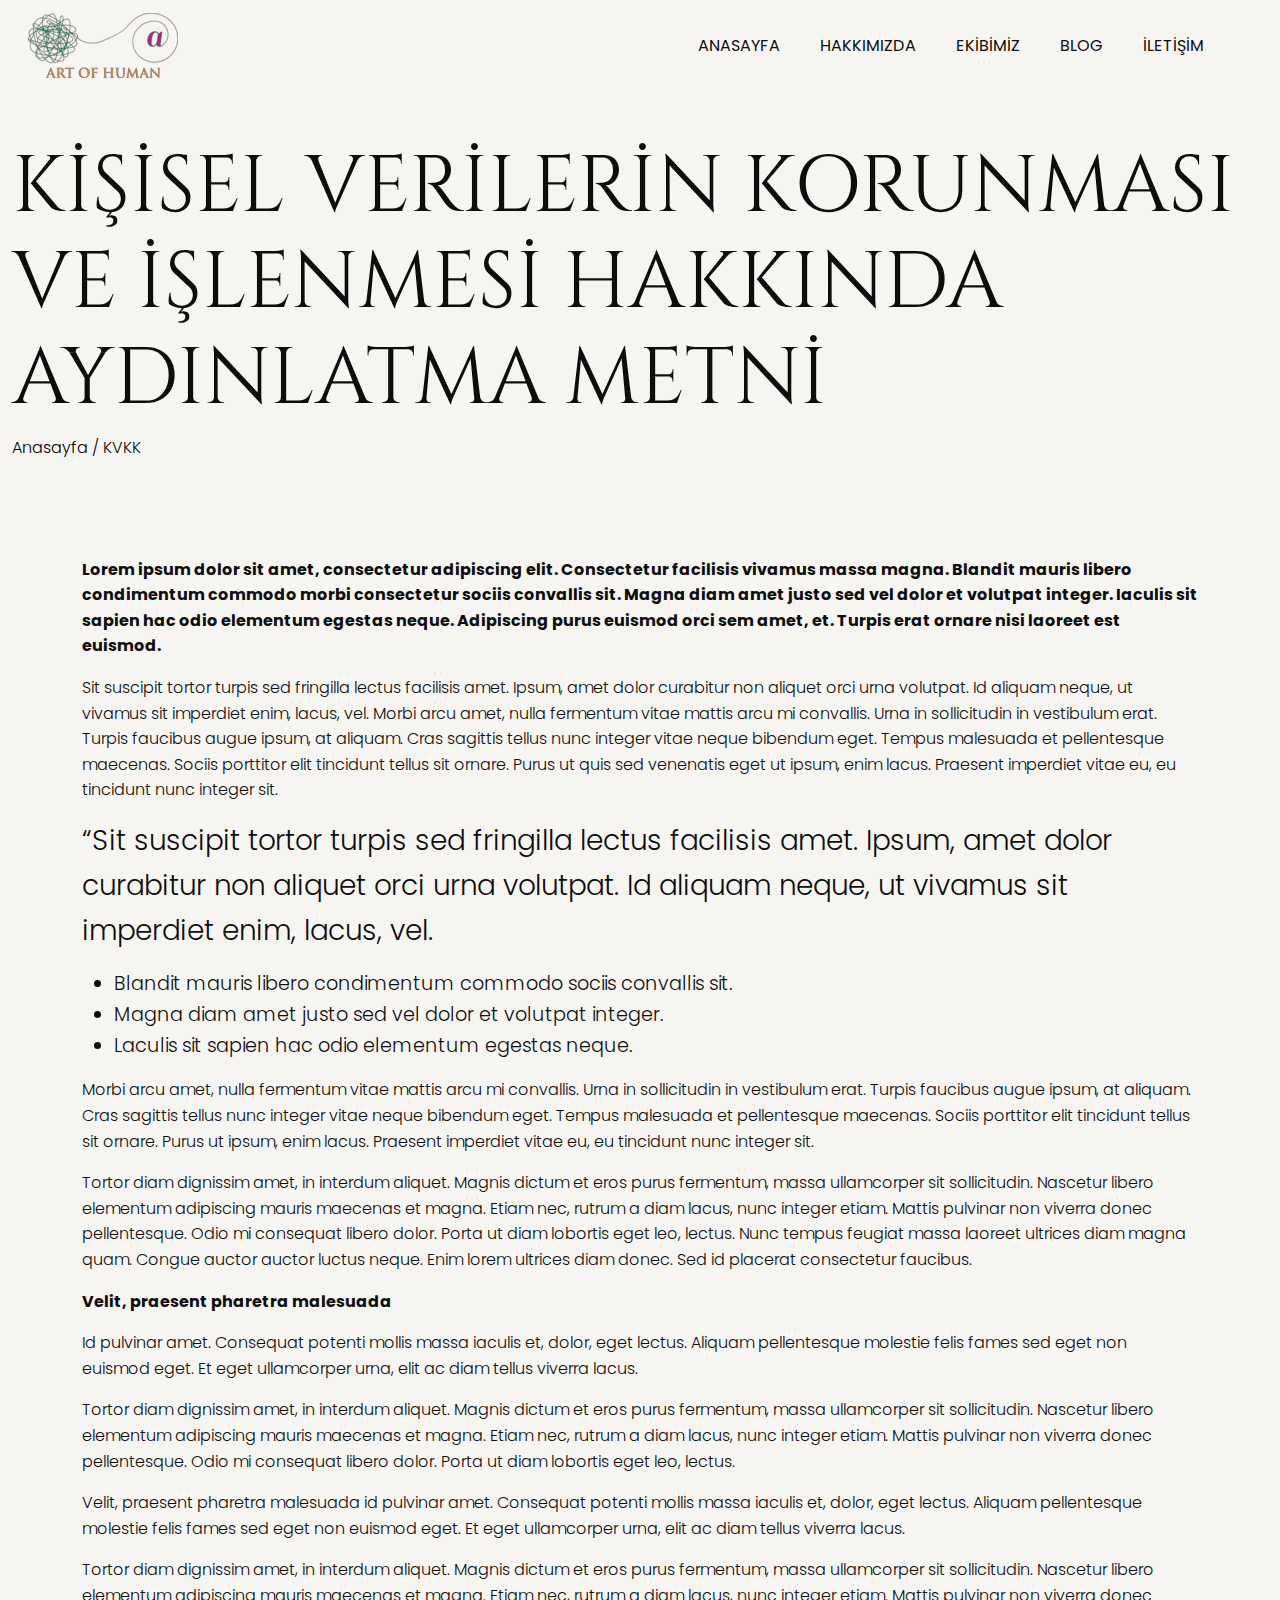
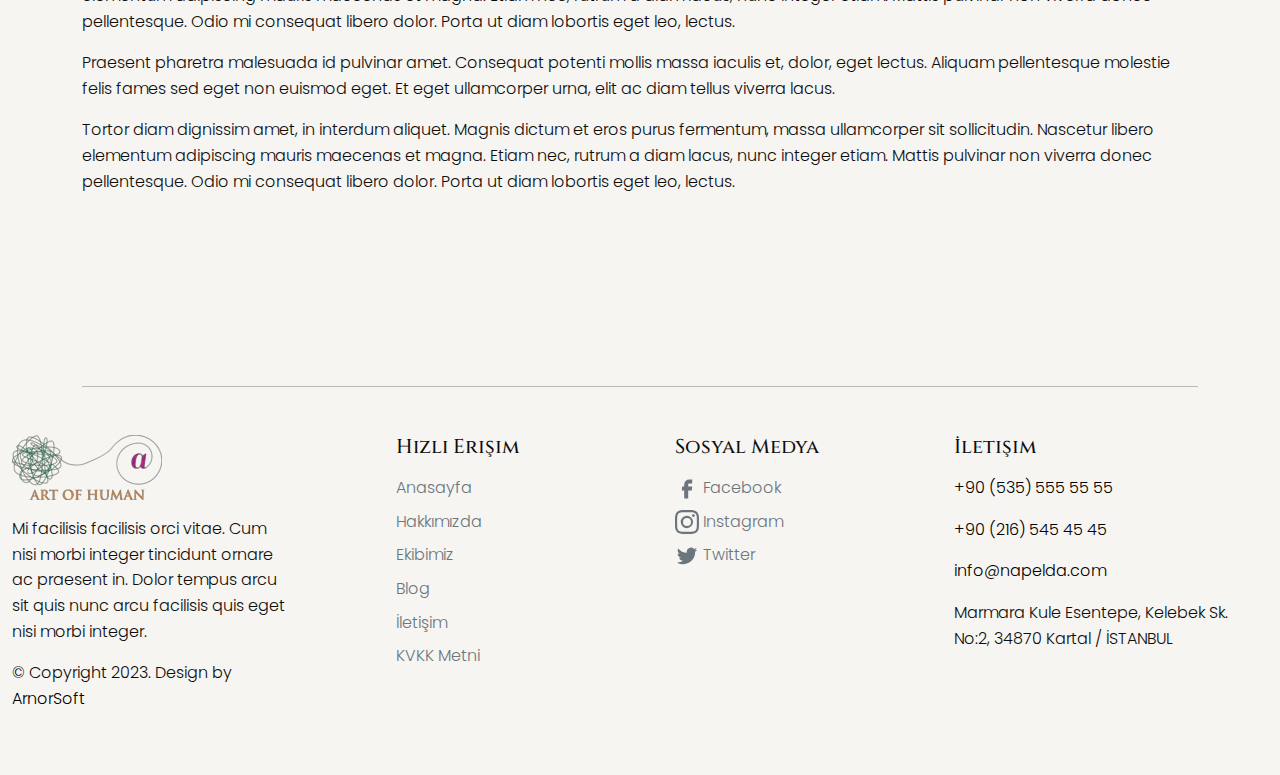
<file: kvkk.html>
<!DOCTYPE html>
<html>
  <head>
    <title>Napelda Psikoloji - Kvkk</title>
    <meta charset="utf-8">
    <meta http-equiv="X-UA-Compatible" content="IE=edge">
    <meta name="viewport" content="width=device-width, initial-scale=1.0">
    <meta name="format-detection" content="telephone=no">
    <meta name="apple-mobile-web-app-capable" content="yes">
    <meta name="author" content="">
    <meta name="keywords" content="">
    <meta name="description" content="">
    <link rel="stylesheet" type="text/css" href="css/bootstrap.min.css">
    <link rel="stylesheet" type="text/css" href="style.css">
    <link rel="stylesheet" href="https://cdn.jsdelivr.net/npm/swiper@9/swiper-bundle.min.css" />
    <link rel="preconnect" href="https://fonts.googleapis.com">
    <link rel="preconnect" href="https://fonts.gstatic.com" crossorigin>
    <link href="https://fonts.googleapis.com/css2?family=Cinzel:wght@400;500;600;700&family=Poppins:wght@200;300;400;500&display=swap" rel="stylesheet">
    <!-- script
    ================================================== -->
    <script src="js/modernizr.js"></script>
  </head>
  <body class="bg-body" data-bs-spy="scroll" data-bs-target="#navbar" data-bs-root-margin="0px 0px -40%" data-bs-smooth-scroll="true" tabindex="0">
    <svg xmlns="http://www.w3.org/2000/svg" style="display: none;">
      <symbol id="search" xmlns="http://www.w3.org/2000/svg" viewBox="0 0 32 32">
        <path fill="currentColor" d="M19 3C13.488 3 9 7.488 9 13c0 2.395.84 4.59 2.25 6.313L3.281 27.28l1.439 1.44l7.968-7.969A9.922 9.922 0 0 0 19 23c5.512 0 10-4.488 10-10S24.512 3 19 3zm0 2c4.43 0 8 3.57 8 8s-3.57 8-8 8s-8-3.57-8-8s3.57-8 8-8z" />
      </symbol>
      <symbol xmlns="http://www.w3.org/2000/svg" id="user" viewBox="0 0 16 16">
        <path d="M3 14s-1 0-1-1 1-4 6-4 6 3 6 4-1 1-1 1H3Zm5-6a3 3 0 1 0 0-6 3 3 0 0 0 0 6Z" />
      </symbol>
      <symbol xmlns="http://www.w3.org/2000/svg" id="cart" viewBox="0 0 16 16">
        <path d="M0 1.5A.5.5 0 0 1 .5 1H2a.5.5 0 0 1 .485.379L2.89 3H14.5a.5.5 0 0 1 .491.592l-1.5 8A.5.5 0 0 1 13 12H4a.5.5 0 0 1-.491-.408L2.01 3.607 1.61 2H.5a.5.5 0 0 1-.5-.5zM5 12a2 2 0 1 0 0 4 2 2 0 0 0 0-4zm7 0a2 2 0 1 0 0 4 2 2 0 0 0 0-4zm-7 1a1 1 0 1 1 0 2 1 1 0 0 1 0-2zm7 0a1 1 0 1 1 0 2 1 1 0 0 1 0-2z" />
      </symbol>
      <symbol xmlns="http://www.w3.org/2000/svg" id="nav-icon" viewBox="0 0 16 16">
        <path d="M14 10.5a.5.5 0 0 0-.5-.5h-3a.5.5 0 0 0 0 1h3a.5.5 0 0 0 .5-.5zm0-3a.5.5 0 0 0-.5-.5h-7a.5.5 0 0 0 0 1h7a.5.5 0 0 0 .5-.5zm0-3a.5.5 0 0 0-.5-.5h-11a.5.5 0 0 0 0 1h11a.5.5 0 0 0 .5-.5z" />
      </symbol>
      <symbol xmlns="http://www.w3.org/2000/svg" id="close" viewBox="0 0 16 16">
        <path d="M2.146 2.854a.5.5 0 1 1 .708-.708L8 7.293l5.146-5.147a.5.5 0 0 1 .708.708L8.707 8l5.147 5.146a.5.5 0 0 1-.708.708L8 8.707l-5.146 5.147a.5.5 0 0 1-.708-.708L7.293 8 2.146 2.854Z" />
      </symbol>
      <symbol xmlns="http://www.w3.org/2000/svg" id="navbar-icon" height="40" viewBox="0 -960 960 960" width="40">
        <path d="M173.667-279.333V-302.5h612.666v23.167H173.667Zm0-189.167v-23.167h612.666v23.167H173.667Zm0-189.167v-23.166h612.666v23.166H173.667Z"/>
      </symbol>
      <symbol xmlns="http://www.w3.org/2000/svg" id="arrow-right" viewBox="0 0 32 32">
        <path fill="currentColor" d="M18.719 6.781L17.28 8.22L24.063 15H4v2h20.063l-6.782 6.781l1.438 1.438l8.5-8.5l.687-.719l-.687-.719z" />
      </symbol>
      <symbol xmlns="http://www.w3.org/2000/svg" width="24" height="24"  id="facebook" viewBox="0 0 24 24">
        <path fill="currentColor" d="M9.198 21.5h4v-8.01h3.604l.396-3.98h-4V7.5a1 1 0 0 1 1-1h3v-4h-3a5 5 0 0 0-5 5v2.01h-2l-.396 3.98h2.396v8.01Z"/>
      </symbol>
      <symbol xmlns="http://www.w3.org/2000/svg" width="24" height="24" id="twitter" viewBox="0 0 24 24">
        <path fill="currentColor" d="M22.212 5.656a8.384 8.384 0 0 1-2.401.658A4.195 4.195 0 0 0 21.649 4c-.82.488-1.719.83-2.655 1.015a4.182 4.182 0 0 0-7.126 3.814a11.874 11.874 0 0 1-8.621-4.37a4.168 4.168 0 0 0-.566 2.103c0 1.45.739 2.731 1.86 3.481a4.169 4.169 0 0 1-1.894-.523v.051a4.185 4.185 0 0 0 3.355 4.102a4.205 4.205 0 0 1-1.89.072A4.185 4.185 0 0 0 8.02 16.65a8.394 8.394 0 0 1-6.192 1.732a11.831 11.831 0 0 0 6.41 1.88c7.694 0 11.9-6.373 11.9-11.9c0-.18-.004-.362-.012-.541a8.497 8.497 0 0 0 2.086-2.164Z"/>
      </symbol>
      <symbol xmlns="http://www.w3.org/2000/svg" width="24" height="24" id="instagram" viewBox="0 0 16 16">
        <path fill="currentColor" d="M8 0C5.829 0 5.556.01 4.703.048C3.85.088 3.269.222 2.76.42a3.917 3.917 0 0 0-1.417.923A3.927 3.927 0 0 0 .42 2.76C.222 3.268.087 3.85.048 4.7C.01 5.555 0 5.827 0 8.001c0 2.172.01 2.444.048 3.297c.04.852.174 1.433.372 1.942c.205.526.478.972.923 1.417c.444.445.89.719 1.416.923c.51.198 1.09.333 1.942.372C5.555 15.99 5.827 16 8 16s2.444-.01 3.298-.048c.851-.04 1.434-.174 1.943-.372a3.916 3.916 0 0 0 1.416-.923c.445-.445.718-.891.923-1.417c.197-.509.332-1.09.372-1.942C15.99 10.445 16 10.173 16 8s-.01-2.445-.048-3.299c-.04-.851-.175-1.433-.372-1.941a3.926 3.926 0 0 0-.923-1.417A3.911 3.911 0 0 0 13.24.42c-.51-.198-1.092-.333-1.943-.372C10.443.01 10.172 0 7.998 0h.003zm-.717 1.442h.718c2.136 0 2.389.007 3.232.046c.78.035 1.204.166 1.486.275c.373.145.64.319.92.599c.28.28.453.546.598.92c.11.281.24.705.275 1.485c.039.843.047 1.096.047 3.231s-.008 2.389-.047 3.232c-.035.78-.166 1.203-.275 1.485a2.47 2.47 0 0 1-.599.919c-.28.28-.546.453-.92.598c-.28.11-.704.24-1.485.276c-.843.038-1.096.047-3.232.047s-2.39-.009-3.233-.047c-.78-.036-1.203-.166-1.485-.276a2.478 2.478 0 0 1-.92-.598a2.48 2.48 0 0 1-.6-.92c-.109-.281-.24-.705-.275-1.485c-.038-.843-.046-1.096-.046-3.233c0-2.136.008-2.388.046-3.231c.036-.78.166-1.204.276-1.486c.145-.373.319-.64.599-.92c.28-.28.546-.453.92-.598c.282-.11.705-.24 1.485-.276c.738-.034 1.024-.044 2.515-.045v.002zm4.988 1.328a.96.96 0 1 0 0 1.92a.96.96 0 0 0 0-1.92zm-4.27 1.122a4.109 4.109 0 1 0 0 8.217a4.109 4.109 0 0 0 0-8.217zm0 1.441a2.667 2.667 0 1 1 0 5.334a2.667 2.667 0 0 1 0-5.334z"/>
      </symbol>
    </svg>

    <div id="preloader">
      <span class="loader">
        <span class="loader-inner"></span>
      </span>
    </div>

    <!-- Navbar Starts -->
    <header id="header" class="site-header text-black">
      <nav id="header-nav" class="navbar navbar-expand-lg px-3 mb-3">
        <div class="container-fluid">
          <a class="navbar-brand" href="index.html">
            <img src="images/napeldapsikoloji-logo-sm.png" class="logo" style="height: 150; width: auto;"> <!-- MAIN LOGO -->
          </a>
          <button class="navbar-toggler d-flex d-lg-none order-3 p-2" type="button" data-bs-toggle="offcanvas" data-bs-target="#bdNavbar" aria-controls="bdNavbar" aria-expanded="false" aria-label="Toggle navigation">
            <svg class="navbar-icon" width="50" height="50">
              <use xlink:href="#navbar-icon"></use>
            </svg>
          </button>
          <div class="offcanvas offcanvas-end" tabindex="-1" id="bdNavbar" aria-labelledby="bdNavbarOffcanvasLabel">
            <div class="offcanvas-header px-4 pb-0">
              <a class="navbar-brand" href="index.html">
                <img src="images/napeldapsikoloji-logo-sm.png" class="logo" style="height: 150; width: auto;">
              </a>
              <button type="button" class="btn-close btn-close-black" data-bs-dismiss="offcanvas" aria-label="Close" data-bs-target="#bdNavbar"></button>
            </div>
            <div class="offcanvas-body">
              <ul id="navbar" class="navbar-nav justify-content-end align-items-center flex-grow-1 pe-3">
                <li class="nav-item">
                  <a class="nav-link me-4" href="index.html">ANASAYFA</a>
                </li>
                <li class="nav-item">
                  <a class="nav-link me-4" href="hakkimizda.html">HAKKIMIZDA</a>
                </li>
                <li class="nav-item">
                  <a class="nav-link me-4" href="ekibimiz.html">EKİBİMİZ</a>
                </li>
                <li class="nav-item">
                  <a class="nav-link me-4" href="blog.html">BLOG</a>
                </li>
                <li class="nav-item">
                  <a class="nav-link me-4" href="iletisim.html">İLETİŞİM</a>
                </li>
              </ul>
            </div>
          </div>
        </div>
      </nav>    
    </header>
    <!-- Navbar Ends -->

    <section class="hero-section d-flex align-items-center mt-5">
      <div class="container-fluid">
        <div class="row">
          <div class="hero-content align-items-center">
            <h1 class="display-1">KİŞİSEL VERİLERİN KORUNMASI VE İŞLENMESİ HAKKINDA AYDINLATMA METNİ</h1>
            <div class="breadcrumbs">
              <span class="item">
                <a href="index.html">Anasayfa /</a>
              </span>
              <span class="item">KVKK</span>
            </div>
          </div>
        </div>
      </div>
    </section>

    <div class="post-wrap padding-medium overflow-hidden">
      <div class="container">
        <div class="row">
          <main>
            <div class="row">
              <article class="post-item">
                <div class="post-content">
                  <div class="post-description padding-small">
                    <p>
                      <strong>Lorem ipsum dolor sit amet, consectetur adipiscing elit. Consectetur facilisis vivamus massa magna. Blandit mauris libero condimentum commodo morbi consectetur sociis convallis sit. Magna diam amet justo sed vel dolor et volutpat integer. Iaculis sit sapien hac odio elementum egestas neque. Adipiscing purus euismod orci sem amet, et. Turpis erat ornare nisi laoreet est euismod.</strong>
                    </p>
                    <p>Sit suscipit tortor turpis sed fringilla lectus facilisis amet. Ipsum, amet dolor curabitur non aliquet orci urna volutpat. Id aliquam neque, ut vivamus sit imperdiet enim, lacus, vel. Morbi arcu amet, nulla fermentum vitae mattis arcu mi convallis. Urna in sollicitudin in vestibulum erat. Turpis faucibus augue ipsum, at aliquam. Cras sagittis tellus nunc integer vitae neque bibendum eget. Tempus malesuada et pellentesque maecenas. Sociis porttitor elit tincidunt tellus sit ornare. Purus ut quis sed venenatis eget ut ipsum, enim lacus. Praesent imperdiet vitae eu, eu tincidunt nunc integer sit.</p>
                    <blockquote class="fs-3">“Sit suscipit tortor turpis sed fringilla lectus facilisis amet. Ipsum, amet dolor curabitur non aliquet orci urna volutpat. Id aliquam neque, ut vivamus sit imperdiet enim, lacus, vel.</blockquote>
                    <p>
                    </p>
                    <ul style="list-style-type:disc;" class="inner-list">
                      <li>Blandit mauris libero condimentum commodo sociis convallis sit.</li>
                      <li>Magna diam amet justo sed vel dolor et volutpat integer.</li>
                      <li>Laculis sit sapien hac odio elementum egestas neque.</li>
                    </ul>
                    <p>Morbi arcu amet, nulla fermentum vitae mattis arcu mi convallis. Urna in sollicitudin in vestibulum erat. Turpis faucibus augue ipsum, at aliquam. Cras sagittis tellus nunc integer vitae neque bibendum eget. Tempus malesuada et pellentesque maecenas. Sociis porttitor elit tincidunt tellus sit ornare. Purus ut ipsum, enim lacus. Praesent imperdiet vitae eu, eu tincidunt nunc integer sit.</p>
                    <p>Tortor diam dignissim amet, in interdum aliquet. Magnis dictum et eros purus fermentum, massa ullamcorper sit sollicitudin. Nascetur libero elementum adipiscing mauris maecenas et magna. Etiam nec, rutrum a diam lacus, nunc integer etiam. Mattis pulvinar non viverra donec pellentesque. Odio mi consequat libero dolor. Porta ut diam lobortis eget leo, lectus. Nunc tempus feugiat massa laoreet ultrices diam magna quam. Congue auctor auctor luctus neque. Enim lorem ultrices diam donec. Sed id placerat consectetur faucibus.</p>
                    <p>
                      <strong>Velit, praesent pharetra malesuada</strong>
                    </p>
                    <p>Id pulvinar amet. Consequat potenti mollis massa iaculis et, dolor, eget lectus. Aliquam pellentesque molestie felis fames sed eget non euismod eget. Et eget ullamcorper urna, elit ac diam tellus viverra lacus.</p>
                    <p>Tortor diam dignissim amet, in interdum aliquet. Magnis dictum et eros purus fermentum, massa ullamcorper sit sollicitudin. Nascetur libero elementum adipiscing mauris maecenas et magna. Etiam nec, rutrum a diam lacus, nunc integer etiam. Mattis pulvinar non viverra donec pellentesque. Odio mi consequat libero dolor. Porta ut diam lobortis eget leo, lectus.</p>
                    <p>Velit, praesent pharetra malesuada id pulvinar amet. Consequat potenti mollis massa iaculis et, dolor, eget lectus. Aliquam pellentesque molestie felis fames sed eget non euismod eget. Et eget ullamcorper urna, elit ac diam tellus viverra lacus.</p>
                    <p>Tortor diam dignissim amet, in interdum aliquet. Magnis dictum et eros purus fermentum, massa ullamcorper sit sollicitudin. Nascetur libero elementum adipiscing mauris maecenas et magna. Etiam nec, rutrum a diam lacus, nunc integer etiam. Mattis pulvinar non viverra donec pellentesque. Odio mi consequat libero dolor. Porta ut diam lobortis eget leo, lectus.</p>
                    <p>Praesent pharetra malesuada id pulvinar amet. Consequat potenti mollis massa iaculis et, dolor, eget lectus. Aliquam pellentesque molestie felis fames sed eget non euismod eget. Et eget ullamcorper urna, elit ac diam tellus viverra lacus.</p>
                    <p>Tortor diam dignissim amet, in interdum aliquet. Magnis dictum et eros purus fermentum, massa ullamcorper sit sollicitudin. Nascetur libero elementum adipiscing mauris maecenas et magna. Etiam nec, rutrum a diam lacus, nunc integer etiam. Mattis pulvinar non viverra donec pellentesque. Odio mi consequat libero dolor. Porta ut diam lobortis eget leo, lectus.</p>
                  </div>
                </div>
              </article>
            </div>
          </main>
        </div>
      </div>
    </div>

<!--Footer Start-->
<footer id="footer" class="overflow-hidden padding-small">
  <div class="container margin-small">
    <hr>
  </div>
  <div class="container-fluid">
    <div class="row">
      <div class="row d-flex flex-wrap justify-content-between">
        <div class="col-lg-3 col-sm-6 pb-3 pe-4">
          <div class="footer-menu">
            <img src="images/napeldapsikoloji-logo-sm.png" class="pb-3" style="height: 150; width: auto;"> <!-- MAIN LOGO -->

            <p>Mi facilisis facilisis orci vitae. Cum nisi morbi integer tincidunt ornare ac praesent in. Dolor tempus arcu sit quis nunc arcu facilisis quis eget nisi morbi integer.</p>
          </div>
          <div class="copyright">
            <p>© Copyright 2023. Design by <a href="#">ArnorSoft</a>
            </p>
          </div>
        </div>
        <div class="col-lg-2 col-sm-6 pb-3">
          <div class="footer-menu ">
            <h5 class="widget-title pb-2">Hızlı Erişim</h5>
            <ul class="menu-list list-unstyled ">
              <li class="menu-item pb-2 ">
                <a href="index.html" class="text-secondary">Anasayfa</a>
              </li>
              <li class="menu-item pb-2">
                <a href="hakkimizda.html" class="text-secondary">Hakkımızda</a>
              </li>
              <li class="menu-item pb-2">
                <a href="ekibimiz.html" class="text-secondary">Ekibimiz</a>
              </li>
              <li class="menu-item pb-2">
                <a href="blog.html" class="text-secondary">Blog</a>
              </li>
              <li class="menu-item pb-2">
                <a href="iletisim.html" class="text-secondary">İletişim</a>
              </li>
              <li class="menu-item pb-2">
                <a href="kvkk.html" class="text-secondary">KVKK Metni</a>
              </li>
            </ul>
          </div>
        </div>
        <div class="col-lg-2 col-sm-6 pb-3">
          <div class="footer-menu">
            <h5 class="widget-title pb-2">Sosyal Medya</h5>
            <div class="social-links">
              <ul class="list-unstyled">
                <li class="pb-2">
                  <a href="#" class="text-secondary">
                    <svg width="24" height="24" viewBox="0 0 24 24"><use xlink:href="#facebook"></use></svg> Facebook
                  </a>
                </li>
                <li class="pb-2">
                  <a href="#" class="text-secondary">
                    
                    <svg width="24" height="24" viewBox="0 0 24 24"><use xlink:href="#instagram"></use></svg> Instagram
                  </a>
                </li>
                <li class="pb-2">
                  <a href="#" class="text-secondary">
                    
                    <svg width="24" height="24" viewBox="0 0 24 24"><use xlink:href="#twitter"></use></svg> Twitter
                  </a>
                </li>
              </ul>
            </div>
          </div>
        </div>
        <div class="col-lg-3 col-sm-6">
          <div class="footer-menu contact-item">
            <h5 class="widget-title pb-2">İletişim</h5>
            <p><a href="">+90 (535) 555 55 55 </a></p>
            <p><a href="">+90 (216) 545 45 45</a></p>
            <p><a href="mailto:">info@napelda.com</a></p>
            <p>Marmara Kule
              Esentepe, Kelebek Sk. No:2, 34870 Kartal / İSTANBUL</p>
          </div>
        </div>
      </div>
    </div>
  </div>
</footer>
<!--Footer Ends-->

    <script src="js/jquery-1.11.0.min.js"></script>
    <script src="https://cdn.jsdelivr.net/npm/swiper/swiper-bundle.min.js"></script>
    <script type="text/javascript" src="js/bootstrap.bundle.min.js"></script>
    <script type="text/javascript" src="js/plugins.js"></script>
    <script type="text/javascript" src="js/script.js"></script>
  </body>
</html>
</file>
<file: style.css>
/*------------------------------------*\
    Table of contents
\*------------------------------------*/

/*------------------------------------------------

CSS STRUCTURE:

    
/*--------------------------------------------------------------
/** 1. VARIABLES
--------------------------------------------------------------*/
:root {
  --accent-color: #0d0d0d;
  --bs-gray-100: #f3f3f3;
  --bs-gray-200: #e7e5e2;
  --bs-primary: #787d62;
  --bs-secondary: #F6F5F2;
  --bs-primary-rgb: 120, 125, 98;
  --bs-body-bg-rgb: 246, 245, 242;
  --bs-light: #fff;
  --bs-dark: #000;
  --navbar-color-color: #131814;
  --swiper-theme-color: #787d62 !important;
  --swiper-pagination-color: #787d62 !important;

}

/* on mobile devices below 600px
 */
@media screen and (max-width: 600px) {
  :root {
    --header-height: 100px;
    --header-height-min: 80px;
  }
}

/* Fonts */
:root {
  --body-font: "Poppins", sans-serif;
  --heading-font: "Cinzel", sans-serif;
}

/*----------------------------------------------*/
/* 1 GENERAL TYPOGRAPHY */
/*----------------------------------------------*/

/* 1.1 General Styles
/*----------------------------------------------*/
*,
*::before,
*::after {
  -webkit-box-sizing: border-box;
  -moz-box-sizing: border-box;
  box-sizing: border-box;
}

html {
  box-sizing: border-box;
}

body {
  font-family: var(--body-font);
  font-size: 16px;
  font-weight: 300;
  line-height: 1.6;
  color: var(--accent-color);
  margin: 0;
}

ul.inner-list li {
  font-size: 1.2em;
}

strong {
  font-weight: bold;
}

a {
  color: var(--bs-dark);
  text-decoration: none;
  transition: 0.3s color ease-out;
}

a:hover {
  text-decoration: none;
  color: var(--bs-primary);
}

.form-control:focus,
.accordion-button:focus {
  box-shadow: none;
}

/*------------ Background Color -----------*/
.bg-secondary {
  background: var(--bs-secondary) !important;
}

.bg-dark {
  background: var(--bs-dark) !important;
}

.bg-light {
  background: var(--bs-light) !important;
}

.bg-gray-1 {
  background-color: var(--bs-gray-100) !important;
}

/* - Section Padding
--------------------------------------------------------------*/
.padding-small {
  padding-top: 2em;
  padding-bottom: 2em;
}

.padding-medium {
  padding-top: 4em;
  padding-bottom: 4em;
}

.padding-large {
  padding-top: 7em;
  padding-bottom: 7em;
}

/* - Section margin
--------------------------------------------------------------*/
.margin-small {
  margin-top: 3em;
  margin-bottom: 3em;
}

.margin-medium {
  margin-top: 5em;
  margin-bottom: 5em;
}

.margin-large {
  margin-top: 7em;
  margin-bottom: 7em;
}

@media only screen and (max-width: 768px) {

  .margin-small,
  .margin-medium,
  .margin-large {
    margin-top: 1em;
    margin-bottom: 1em;
  }
}

/* - Section Title
--------------------------------------------------------------*/
h1,
h2,
h3,
h4,
h5 {
  font-family: var(--heading-font);
}

/* - Section width
--------------------------------------------------------------*/
.container-fluid {
  max-width: 1540px;
}

/*--------------------------------------------------------------
/** 2.10 Buttons
--------------------------------------------------------------*/
/* - Button Sizes
------------------------------------------------------------- */
.btn.btn-small {
  padding: 0.8em 1.8em;
  font-size: 0.65em;
}

.btn.btn-medium {
  padding: 1.1em 2.8em;
  font-size: 1.1em;
  letter-spacing: 2px;
}

.btn.btn-large {
  padding: 2.4em 5.1em;
  font-size: 1.8em;
}

/* - Button Shapes
------------------------------------------------------------- */
.btn.btn-rounded,
.btn.btn-rounded::after {
  border-radius: 6px;
}

.btn.btn-pill,
.btn.btn-pill::after {
  border-radius: 2em;
}

/* button outline */
.btn.btn-outline-dark,
.btn.btn-outline-light,
.btn.btn-outline-accent {
  background: transparent;
  text-shadow: none;
  box-shadow: none;
  border: 1px solid;
}

.btn.btn-outline-dark:hover::after,
.btn.btn-outline-light:hover::after {
  background-color: transparent;
}

.btn.btn-outline-dark {
  border-color: rgba(0, 0, 0, 1);
  color: var(--bs-dark);
}

.btn.btn-outline-dark:hover {
  background: var(--bs-dark);
  color: var(--bs-light);
}

.btn.btn-outline-light {
  border-color: rgba(255, 255, 255, 0.5);
  color: var(--bs-light);
}

.btn.btn-outline-light:hover {
  background: var(--bs-primary);
  color: var(--bs-light);
  border-color: var(--bs-primary);
}

.btn.btn-outline-gray {
  background: transparent;
  border-color: var(--gray-color-600);
  color: var(--bs-dark);
}

.btn.btn-outline-gray:hover {
  border-color: var(--bs-dark);
  color: var(--bs-dark) !important;
}

.btn.btn-outline-accent {
  background: transparent;
  border-color: var(--accent-color);
  color: var(--bs-dark);
}

.btn.btn-outline-accent:hover {
  border-color: var(--bs-dark);
  color: var(--bs-dark) !important;
}

.btn.btn-full {
  display: block;
  margin: .85em 0;
  width: 100%;
  letter-spacing: 0.12em;
}

/* no border radius */
.btn-rounded-none,
.btn-rounded-none::after {
  border-radius: 0;
}

/* - Buttons Color Scheme
------------------------------------------------------------- */
.btn.btn-normal {
  border: none;
  color: var(--bs-dark);
  text-decoration: underline;
}

.btn.btn-normal:hover {
  text-decoration: none;
}

.btn.btn-accent {
  color: var(--bs-light);
  background-color: var(--accent-color);
  border: none;
}

.btn.btn-accent:hover {
  color: var(--bs-light) !important;
  background-color: var(--bs-primary);
}

.btn.btn-black {
  background-color: var(--bs-dark);
  color: var(--bs-light);
  border: none;
}

.btn.btn-black:hover {
  background-color: var(--bs-primary);
  color: var(--bs-light);
}

.btn.btn-light {
  background-color: var(--bs-light);
  color: var(--bs-dark);
  border: none;
}

.btn.btn-light:hover {
  background-color: var(--bs-primary);
  color: var(--bs-light);
}

.btn.btn-primary {
  background: var(--bs-primary);
  color: var(--bs-light);
  border: none;
}

.btn.btn-primary:hover {
  background-color: var(--bs-dark);
  color: var(--bs-light);
}

/* - Buttons Aligns
------------------------------------------------------------- */
.btn-left {
  text-align: left;
  display: block;
}

.btn-center {
  text-align: center;
  display: block;
}

.btn-right {
  text-align: right;
  display: block;
}

/*----------------------------------------------*/
/* 2 SITE STRUCTURE */
/*----------------------------------------------*/

/*----- 6.1 Preloader
--------------------------------------------------------------*/
*#preloader {
  width:100%;
  height:100%;  
  position:fixed;
  z-index:20;
  background:#ece7e1;
  display: flex;
  justify-content: center;
  align-items: center;
}
.loader {
  display: inline-block;
  width: 60px;
  height: 60px;
  border: 9px solid #Fff;
  animation: loader 2s infinite ease;
}

.loader-inner {
  vertical-align: top;
  display: inline-block;
  width: 100%;
  background-color: #fff;
  animation: loader-inner 2s infinite ease-in;
}

@keyframes loader {
  0% {
    transform: rotate(0deg);
  }
  
  25% {
    transform: rotate(180deg);
  }
  
  50% {
    transform: rotate(180deg);
  }
  
  75% {
    transform: rotate(360deg);
  }
  
  100% {
    transform: rotate(360deg);
  }
}

@keyframes loader-inner {
  0% {
    height: 0%;
  }
  
  25% {
    height: 0%;
  }
  
  50% {
    height: 100%;
  }
  
  75% {
    height: 100%;
  }
  
  100% {
    height: 0%;
  }
}

/* - Text Effect
------------------------------------------------------------- */
.pseudo-text-effect {
  position: relative;
  padding: 0;
  overflow: hidden;
  transition: transform 0.5s;
  display: block;
}

.pseudo-text-effect::after {
  content: attr(data-after);
  display: inline-block;
  transform: translateY(100%);
  position: absolute;
  left: 0;
  transition: inherit;
  color: var(--bs-dark);
}

.pseudo-text-effect>span {
  display: inline-block;
  transform: translateY(0%);
  transition: inherit;
}

.pseudo-text-effect:hover>span {
  transform: translateY(-100%);
}

.pseudo-text-effect:hover::after {
  transform: translateY(0%);
}

/*--------------------------------------------------------------
/** Jarallax
--------------------------------------------------------------*/
.jarallax {
  position: relative;
  z-index: 0;
  min-height: 510px;
}

.jarallax>.jarallax-img {
  position: absolute;
  object-fit: cover;
  top: 0;
  left: 0;
  width: 100%;
  height: 100%;
  z-index: -1;
}

.jarallax-img {
  position: relative;
  z-index: 0;
}

.jarallax img.jarallax-img {
  position: relative;
  display: block;
  max-width: 100%;
  height: auto !important;
  z-index: -100;
}

@media screen and ( max-width: 991px ) {
  .jarallax {
    min-height: 280px;
  }
}

/*--- Image hover Effects
-----------------------------------------------*/
.image-zoom-effect {
  overflow: hidden;
}

.image-zoom-effect .image-holder {
  width: 100%;
  height: auto;
  overflow: hidden;
  transform: scale(1);
  transition: transform 0.3s cubic-bezier(0.25, 0.46, 0.45, 0.94);
}

.image-zoom-effect:hover .image-holder {
  transform: scale(0.95);
}

.image-zoom-effect img {
  transform: scale(1);
  will-change: transform;
  transition: transform 0.3s cubic-bezier(0.25, 0.46, 0.45, 0.94);
  z-index: 0;
}

.image-zoom-effect:hover img {
  transform: scale(1.1);
}

/* Link Effect
------------------------------------------------------------- */
.link-effect {
  cursor: pointer;
}

.link-effect a {
  position: relative;
  padding: 0;
  overflow: hidden;
  transition: transform 0.5s;
  display: block;
}

.link-effect a::after {
  content: attr(data-after);
  display: inline-block;
  transform: translateY(100%);
  position: absolute;
  left: 0;
  font-size: 1rem;
  text-align: inherit;
  text-transform: uppercase;
  transition: inherit;
}

.link-effect a>span {
  display: inline-block;
  transform: translateY(0%);
  transition: inherit;
}

.link-effect:hover a>span {
  transform: translateY(-100%);
}

.link-effect:hover a::after {
  transform: translateY(0%);
}



/*  Image Overlay
------------------------------------------------------------- */
/* .text-box {
  width: 100%;
  
} */
.image-overlay {
  cursor: pointer;
}

.image-overlay .team-image {
  overflow: hidden;
}

.image-overlay .team-image img {
  transform: translateY(0);
  transition: transform 0.6s ease-in-out;
}

.box-slide {
  left: 0;
  bottom: 0;
  transform: translateY(100%);
  color: var(--bs-dark);
  transition: transform 0.6s ease-in-out;
}

.image-overlay:hover .box-slide {
  transform: translateY(0%);
}

.image-overlay:hover img {
  transform: translateY(-10%);
}

/* Button Hover Effects 2
------------------------------------------------------------- */
.btn.btn-arrow {
  color: var(--bs-light);
  background-color: var(--bs-primary);
  border-radius: 0;
}

.btn.btn-arrow.btn-bg-light {
  color: var(--bs-dark);
  background-color: var(--bs-light);
}

.btn.btn-arrow.outline-dark {
  color: var(--bs-dark);
  background-color: transparent;
  border: 1px solid var(--bs-dark);
}

.btn.btn-arrow.btn-normal {
  color: var(--bs-dark);
  background-color: transparent;
  border: none;
  text-decoration: underline;
}

.btn.btn-arrow span {
  display: inline-block;
  transition: all 300ms ease-out;
  will-change: transform;
}

.btn.btn-arrow:hover span {
  transform: translate3d(-7px, 0, 0);
}

.btn.btn-arrow svg {
  position: absolute;
  top: 32px;
  right: 21px;
  transform: translateY(-50%);
  transition: all 300ms ease-out;
  will-change: right, opacity;
}

.btn.btn-arrow:hover svg {
  opacity: 0;
  right: 0;
}

.btn svg.icon-arrow {
  width: 25px;
  height: 25px;
}


/* - Sticky
------------------------------------------------------------- */
.sticky {
  position: sticky;
  top: 0;
}

/* 1. Header
/*----------------------------------------------*/
.site-header {
  z-index: 10;
  transition: background 0.3s ease-out;
}

.navbar-nav .nav-item a.nav-link {
  color: var(--accent-color);
  font-weight:400;
}

.navbar-nav .nav-item a.nav-link.active,
.navbar-nav .nav-item a.nav-link:focus,
.navbar-nav .nav-item a.nav-link:hover {
  color: var(--bs-primary);
}

.dropdown-item:focus,
.dropdown-item:hover {
  background-color: var(--bs-secondary);
}

/*------------ Offcanvas -------------- */
#header-nav .navbar-toggler:focus {
  box-shadow: none;
}

#header-nav .offcanvas.show {
  z-index: 9999;
  background-color: var(--bs-light);
}

#header-nav .offcanvas-end {
  width: 500px;
}

.offcanvas.show .nav-item a.nav-link {
  font-size: 2em;
}

.offcanvas.show .offcanvas-body .navbar-nav {
  align-items: unset !important;
  padding-left: 20px;
}


/* 2. Main
/*----------------------------------------------*/
/*------------Swiper Arrow -----------*/
.banner-content p {
  width: 50%;
}

#billboard .swiper-pagination {
  left: -730px;
  bottom: 160px;
}

.swiper-pagination .swiper-pagination-bullet {
  width: 10px;
  height: 10px;
  position: relative;
  cursor: pointer;
  border-color: transparent;
  transition: border-color 0.3s ease-out;
}

.swiper-pagination .swiper-pagination-bullet::after {
  content: '';
  position: absolute;
  width: 10px;
  height: 10px;
  top: 0;
  bottom: 0;
  left: 0;
  right: 0;
  border-radius: 50px;
  border: 1px solid #4a4a4a;
  transform: scale(1);
  transition: transform 0.3s ease-out;
}

.swiper-horizontal>.swiper-pagination-bullets .swiper-pagination-bullet,
.swiper-pagination-horizontal.swiper-pagination-bullets .swiper-pagination-bullet {
  margin: 0 10px !important;
}

.swiper-pagination span.swiper-pagination-bullet.swiper-pagination-bullet-active:after,
.swiper-pagination span.swiper-pagination-bullet:hover:after {
  transform: scale(2);
}

@media only screen and (max-width: 1200px) {
  #main .banner-content {
    background-color: rgba(246, 245, 242, 0.7);
    
    height: 100%;
  }
  .banner-item {
    background-size:cover; /* Ekran boyutuna sığacak şekilde resmi kapla */
    background-position: center; }
  .banner-content h1.display-1 {
    font-size: 4.5em;
  }

  .banner-content p {
    width: 90%;
  }

  #billboard .swiper-pagination {
    right: 0;
    bottom: 60px;
    left: 0;
  }
}

@media only screen and (max-width: 768px) {
  .banner-content h1.display-1 {
    font-size: 3.5em;
  }
}

/* 3. Icon Box -  Services
/*----------------------------------------------*/
.icon-box-icon.pe-3.pb-3 {
  border: 1px solid var(--bs-primary);
  border-radius: 50%;
}

.icon-box .icon-box-icon svg {
  width: 50px;
  height: 50px;
  color: var(--bs-primary);
}

.icon-box .icon-box-content {
  width: 60%;
}

.icon-box-content h3.card-title {
  font-size: 1.5em;
}

/* 4. Team Wrapper
/*----------------------------------------------*/
.team-wrap .swiper-horizontal>.swiper-pagination-bullets,
.team-wrap .swiper-pagination-bullets.swiper-pagination-horizontal,
.team-wrap .swiper-pagination-custom,
.team-wrap .swiper-pagination-fraction {
  position: relative !important;
}

/* 5. Testimonial
/*----------------------------------------------*/
.review-item blockquote {
  font-weight: 300;
  line-height: 1.8;
}

.review-content .swiper-arrow {
  top: 50%;
  bottom: 0;
  z-index: 2;
  border: 1px solid var(--bs-gray-400);
  color: var(--bs-gray-400);
  border-radius: 50%;
  width: 50px;
  height: 50px;
  transition: 0.4s ease-in-out;
}

.review-content .swiper-arrow:hover {
  border: 1px solid var(--bs-dark);
  color: var(--bs-dark);
}

.review-content .swiper-arrow.swiper-arrow-prev {
  left: -80px;
}

.review-content .swiper-arrow.swiper-arrow-next {
  right: -80px;
}

.review-content .quotation svg.quote {
  color: var(--bs-gray-200);
}

#testimonials .swiper-pagination {
  display: none;
}

@media only screen and (max-width: 901px) {
  #testimonials .swiper-pagination {
    display: block;
    bottom: 60px;
  }

  .review-content .swiper-arrow {
    display: none !important;
  }
}


/* 6. Blog Page
/*----------------------------------------------*/
.sidebar .widget-search-bar form {
  height: 50px;
}

.sidebar .widget-search-bar form .search-field {
  width: 100%;
}

.sidebar .widget-search-bar .search-icon {
  width: 60px;
}


/* 7. Single Team Member Page
/*----------------------------------------------*/

/* team-member-tabs */
.team-member-tabs .nav-tabs .nav-item.show .nav-link,
.team-member-tabs .nav-tabs .nav-link:hover,
.team-member-tabs .nav-tabs .nav-link.active {
  background-color: var(--bs-primary);
  color: var(--bs-light) !important;
}


/* 8. Blog Page
/*----------------------------------------------*/
.pagination .page-link {
  color: var(--bs-primary);
  background-color: var(--bs-light);
  border: 1px solid var(--bs-primary);
}

.pagination .page-item.active .page-link {
  color: var(--bs-light);
  background-color: var(--bs-primary);
  border-color: var(--bs-primary);
}

.pagination .page-item a.page-link {
  height: 40px;
}

.pagination .page-item a.page-link:hover,
.pagination .page-item a.page-link:focus {
  background-color: var(--bs-primary);
  color: var(--bs-light);
}

/* 9. Error Page
/*----------------------------------------------*/
.error-page {

  background-attachment: fixed;
  background-position: center; 
}
</file>
